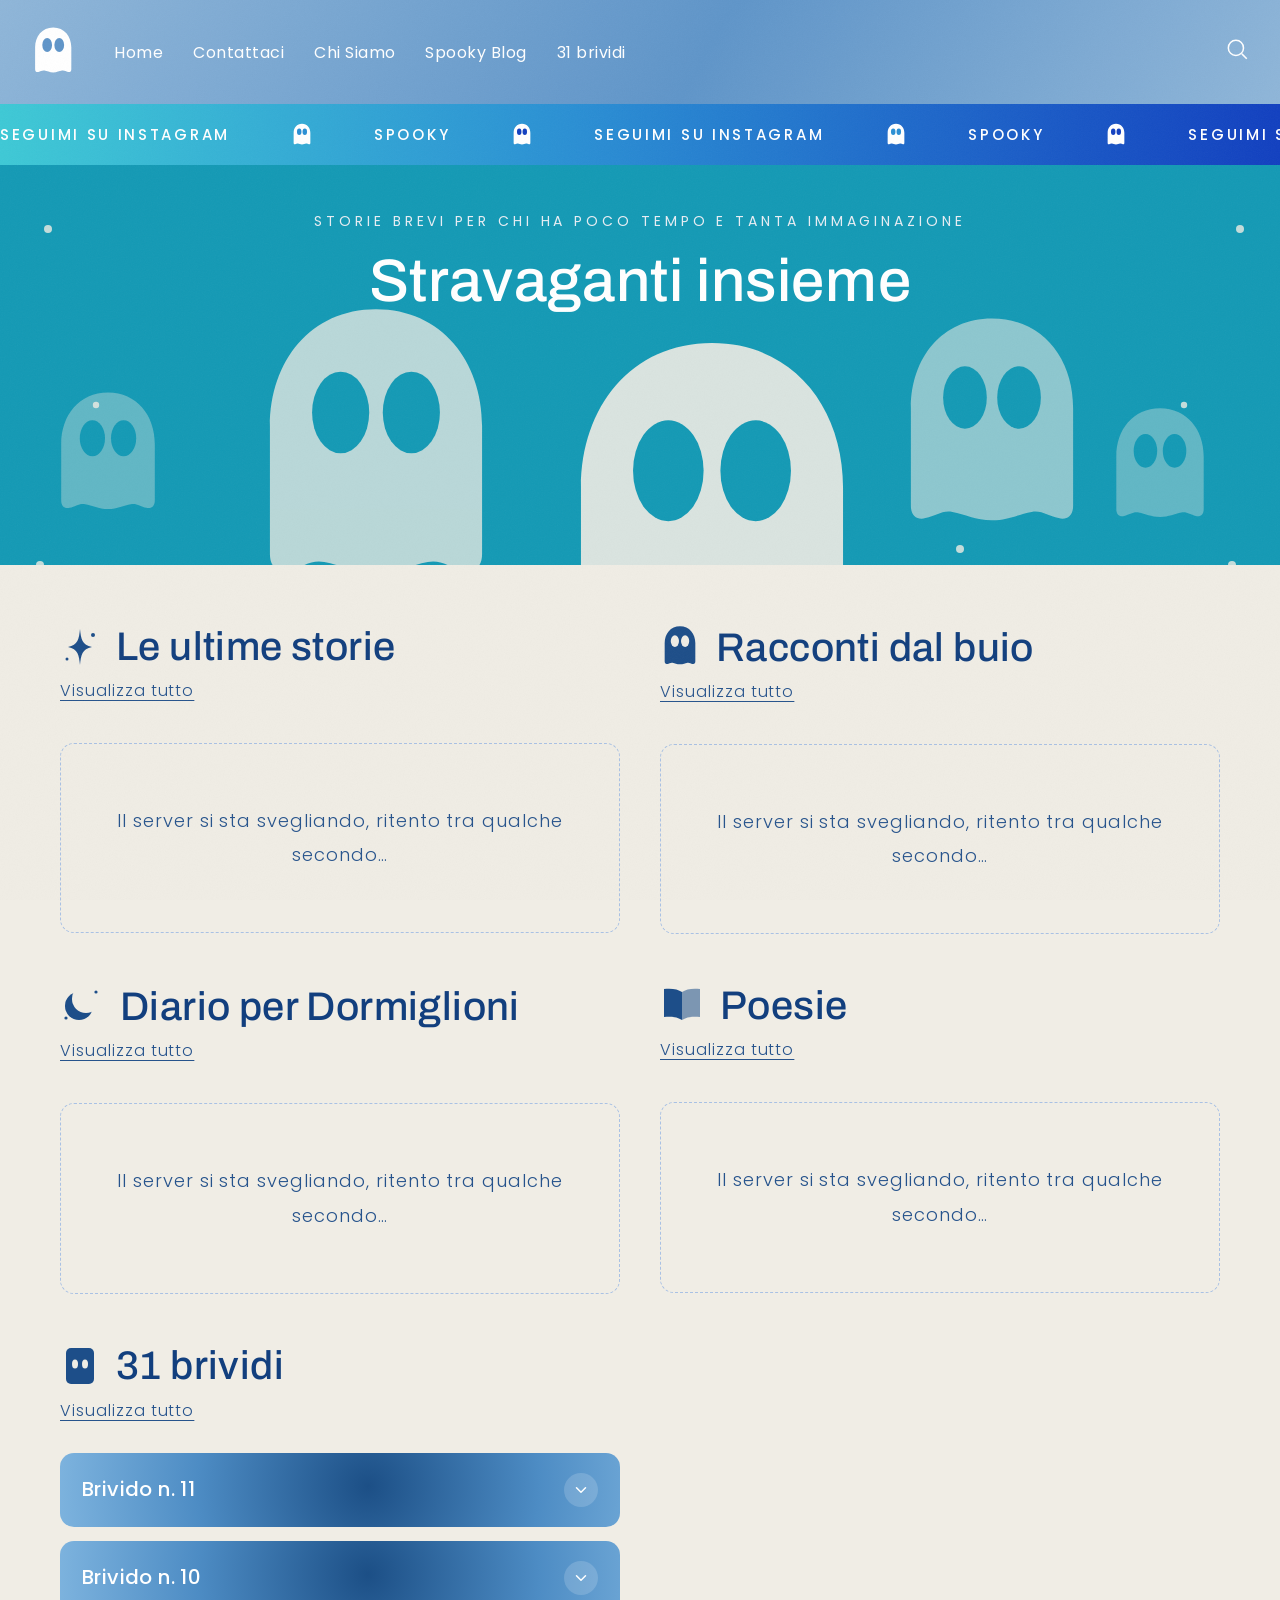
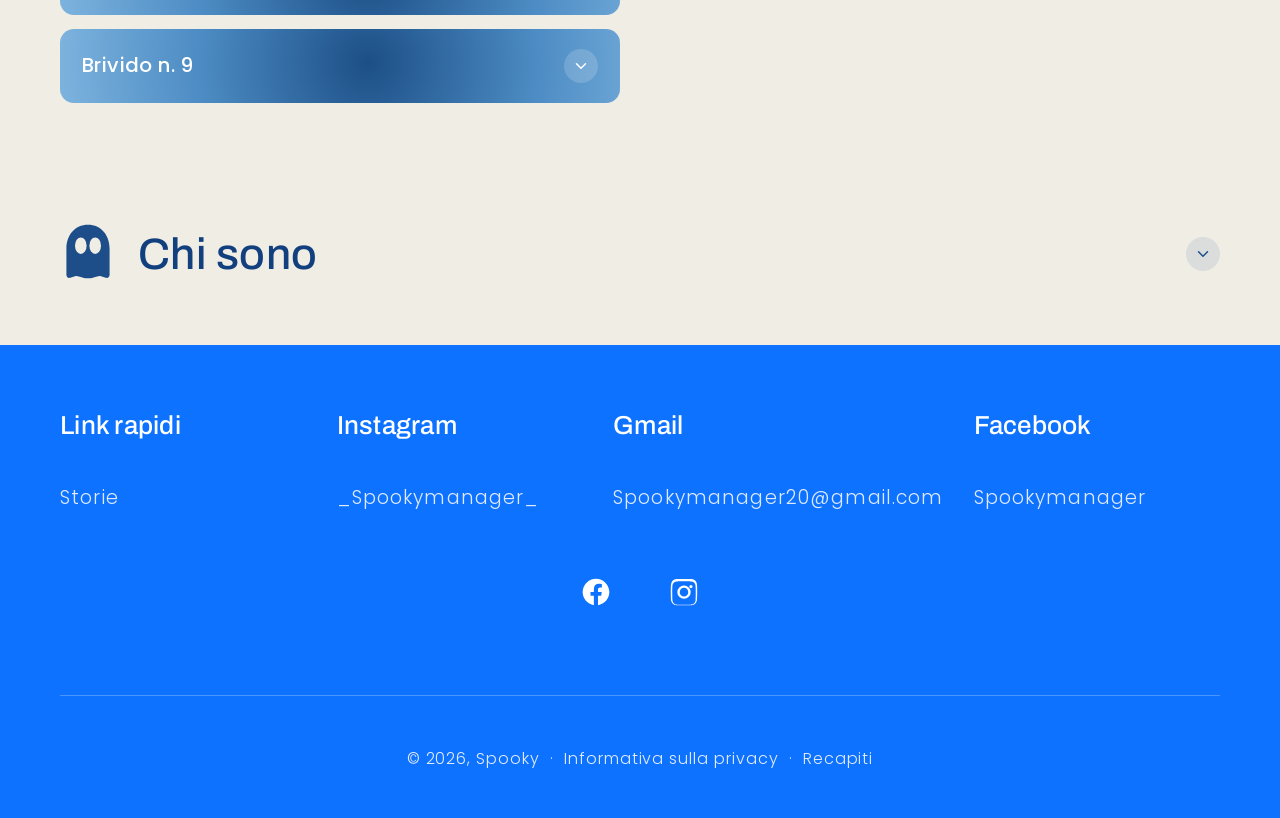
<file: index.html>
<!DOCTYPE html>
<html lang="it">
<head>
<meta charset="UTF-8">
<meta name="viewport" content="width=device-width, initial-scale=1.0">
<meta name="description" content="Spooky: storie brevi, racconti e riflessioni di Raffaele. Un racconto nuovo ogni settimana.">
<meta property="og:type" content="website">
<meta property="og:title" content="Spooky &middot; Storie brevi">
<meta property="og:description" content="Spooky: storie brevi, racconti e riflessioni di Raffaele. Un racconto nuovo ogni settimana.">
<meta property="og:image" content="https://raffaele3009-collab.github.io/Spooky-Blog/images/anteprima.jpg">
<meta property="og:url" content="https://raffaele3009-collab.github.io/Spooky-Blog/">
<meta name="twitter:card" content="summary_large_image">
<title>Spooky &middot; Storie brevi</title>
<link rel="preconnect" href="https://fonts.googleapis.com">
<link rel="preconnect" href="https://fonts.gstatic.com" crossorigin>
<link href="https://fonts.googleapis.com/css2?family=Poppins:wght@300;400;500;600&family=Archivo:wght@400;500;600&display=swap" rel="stylesheet">
<style>
:root{
  --crema:#f0ede5;
  --blu-testo:#26538c;
  --blu-titoli:#1d4e89;
  --blu-scuro-titoli:#123f7e;
  --footer-blu:#0d72ff;
  --hero-teal:#149ab5;
  --badge-offerta:#a9c1e4;
  --header-grad1:#8fb6d9;
  --header-grad2:#5f95c9;
  --btn-blu:#0d6efd;
}
*{margin:0;padding:0;box-sizing:border-box;}
body{
  font-family:'Poppins',sans-serif;
  background:var(--crema);
  color:var(--blu-testo);
  font-weight:300;
  letter-spacing:.06em;
}
h1,h2,h3,.heading{font-family:'Archivo',sans-serif;letter-spacing:.01em;}
header{
  position:sticky;top:0;z-index:100;
  background:linear-gradient(120deg,var(--header-grad1) 0%,var(--header-grad2) 55%,var(--header-grad1) 100%);
  display:flex;align-items:center;justify-content:space-between;
  padding:26px 30px;
  transition:padding .15s ease-out;
}
.hamburger{background:none;border:none;cursor:pointer;display:flex;flex-direction:column;gap:7px;padding:4px;}
.hamburger span{display:block;width:26px;height:1.6px;background:#fff;}
.logo-nav-gruppo{display:flex;align-items:center;}
.logo-link{position:absolute;left:50%;transform:translateX(-50%);}
.logo-ghost{height:52px;display:block;transition:height .15s ease-out;}
.nav-desktop{display:none;}
.header-icons{display:flex;align-items:center;gap:26px;}
.header-icons svg{width:26px;height:26px;stroke:#fff;fill:none;stroke-width:1.4;cursor:pointer;}
.announce{
  background:linear-gradient(90deg,#3ec9d6 0%,#2a8fd4 45%,#1240c0 100%);
  color:#fff;overflow:hidden;white-space:nowrap;
  padding:18px 0;
}
.announce-track{display:inline-flex;align-items:center;gap:60px;animation:scrollLeft 18s linear infinite;}
@keyframes scrollLeft{from{transform:translateX(0);}to{transform:translateX(-50%);}}
.announce-item{display:inline-flex;align-items:center;gap:60px;font-size:15px;font-weight:500;letter-spacing:.18em;text-transform:uppercase;}
.announce-ghost{width:24px;height:24px;}
.hero{
  background:var(--hero-teal);
  position:relative;
  display:flex;flex-direction:column;align-items:center;justify-content:flex-start;
  text-align:center;
  height:400px;
  overflow:hidden;
  transition:height .15s ease-out;
}
@media(max-width:640px){.hero{height:340px;}}
.hero-bg{position:absolute;inset:0;width:100%;height:100%;object-fit:contain;object-position:center;}
.hero-content{position:relative;z-index:2;padding:46px 20px 0;}
.hero-eyebrow{color:#e8eef4;font-size:14px;letter-spacing:.28em;text-transform:uppercase;margin-bottom:16px;font-weight:400;}
.hero-title{color:#fff;font-size:44px;font-weight:500;margin-bottom:34px;letter-spacing:.01em;}
.hero-btn{
  display:inline-block;background:var(--btn-blu);color:#fff;
  font-family:'Poppins',sans-serif;font-size:18px;font-weight:400;letter-spacing:.08em;
  padding:18px 48px;border-radius:8px;border:none;cursor:pointer;text-decoration:none;
}
.section{padding:44px 20px;}
.section-title{color:var(--blu-scuro-titoli);font-size:36px;font-weight:500;margin-bottom:8px;}
.page-title{color:var(--blu-scuro-titoli);font-size:44px;font-weight:500;margin-bottom:34px;}
.section-link{color:var(--blu-testo);font-size:16px;text-decoration:underline;text-underline-offset:4px;}
.products{display:grid;grid-template-columns:1fr 1fr;gap:26px 22px;}
.card{display:flex;flex-direction:column;}
.card-img-wrap{position:relative;background:#fff;aspect-ratio:1/1;overflow:hidden;}
.card-img-wrap img{width:100%;height:100%;object-fit:cover;}
.badge{
  position:absolute;left:12px;bottom:14px;
  background:var(--badge-offerta);color:#fff;
  font-size:15px;padding:8px 22px;border-radius:22px;font-weight:300;
}
.card-name{color:var(--blu-titoli);font-size:19px;font-weight:400;margin:20px 0 10px;letter-spacing:.04em;}
.price-old{color:var(--blu-testo);text-decoration:line-through;font-size:18px;display:block;margin-bottom:2px;}
.price-new{color:var(--blu-titoli);font-size:22px;font-weight:400;display:block;margin-bottom:16px;}
.btn-outline{
  border:1.4px solid var(--blu-titoli);color:var(--blu-titoli);background:none;
  font-family:'Poppins',sans-serif;font-size:17px;font-weight:300;letter-spacing:.06em;
  padding:15px 10px;border-radius:8px;cursor:pointer;width:100%;max-width:270px;
}
.qty{
  display:flex;align-items:center;justify-content:space-between;
  border:1.4px solid var(--blu-titoli);border-radius:8px;
  width:100%;max-width:310px;padding:14px 24px;
  color:var(--blu-titoli);font-size:20px;
}
.qty button{background:none;border:none;color:var(--blu-titoli);font-size:22px;cursor:pointer;padding:0 6px;}
.blog-title{color:var(--blu-scuro-titoli);font-size:40px;font-weight:500;margin-bottom:0;}
.blog-title-riga{display:flex;align-items:center;gap:16px;margin-bottom:10px;}
.blog-title-riga svg{flex-shrink:0;}
.blog-excerpt{font-size:16px;line-height:1.75;color:#dce8f2;}
.blog-sezioni{display:grid;grid-template-columns:1fr;gap:50px;}
.blog-acc-lista{display:flex;flex-direction:column;gap:14px;}
.blog-acc-item{
  background:radial-gradient(circle at 55% 45%, #1c4f86 0%, #4d8cc4 55%, #7db3de 100%);
  border-radius:14px;color:#fff;padding:20px 22px;
  transition:transform .15s ease, box-shadow .15s ease;
}
.blog-acc-item:hover{transform:translateY(-2px);box-shadow:0 10px 24px rgba(29,78,137,.28);}
.blog-acc-item:active{transform:scale(.98);}
.blog-acc-riga{display:flex;align-items:center;justify-content:space-between;gap:14px;}
.blog-acc-titolo{
  color:#fff;font-size:20px;font-weight:500;line-height:1.35;
  text-decoration:none;background:none;border:none;text-align:left;
  font-family:'Poppins',sans-serif;cursor:pointer;flex:1;letter-spacing:.02em;
}
.blog-acc-freccia{
  background:rgba(255,255,255,.16);border:none;border-radius:50%;
  width:34px;height:34px;flex-shrink:0;cursor:pointer;
  display:flex;align-items:center;justify-content:center;
}
.blog-acc-freccia svg{width:18px;height:18px;stroke:#fff;transition:transform .3s ease;}
.blog-acc-freccia.aperta svg{transform:rotate(180deg);}
.blog-acc-corpo{max-height:0;overflow:hidden;opacity:0;margin-top:0;transition:max-height .35s ease, opacity .3s ease, margin-top .3s ease;}
.blog-acc-corpo.aperta{max-height:400px;opacity:1;margin-top:16px;}
.blog-acc-freccia.chiara{background:rgba(29,78,137,.1);}
.blog-acc-freccia.chiara svg{stroke:var(--blu-titoli);}
.chi-header{display:flex;align-items:center;justify-content:space-between;gap:16px;cursor:pointer;}
.chi-header-left{display:flex;align-items:center;gap:22px;}
.chi-corpo{display:grid;grid-template-rows:0fr;transition:grid-template-rows .35s ease;}
.chi-corpo.aperta{grid-template-rows:1fr;margin-top:22px;}
.chi-corpo-inner{overflow:hidden;min-height:0;}
.pagination{display:flex;align-items:center;justify-content:center;gap:36px;margin-top:34px;color:var(--blu-titoli);font-size:17px;}
.pagination button{background:none;border:none;color:var(--blu-titoli);font-size:22px;cursor:pointer;}
.chi p{font-size:19px;line-height:2;margin-bottom:30px;}
.chi h3{font-size:20px;font-weight:600;margin-bottom:22px;color:var(--blu-testo);font-family:'Poppins',sans-serif;}
.chi strong{font-weight:600;}
.empty-note{
  border:1.6px dashed var(--badge-offerta);border-radius:14px;
  padding:60px 24px;text-align:center;color:var(--blu-testo);
  font-size:18px;line-height:1.9;margin-top:10px;
}
.newsletter{
  background:radial-gradient(circle at 50% 55%, #123a66 0%, #3a77ad 55%, #7fb0d8 100%);
  text-align:center;color:#fff;
  padding:76px 24px 100px;
}
.newsletter h2{font-size:42px;font-weight:500;margin-bottom:34px;}
.newsletter p{font-size:19px;line-height:1.9;color:#d9e6f1;margin-bottom:40px;}
.newsletter-form{
  display:flex;align-items:center;justify-content:space-between;
  background:var(--footer-blu);
  border:1.4px solid #cfe0ef;border-radius:10px;
  max-width:560px;margin:0 auto;padding:22px 28px;
}
.newsletter-form input{
  background:none;border:none;outline:none;color:#fff;
  font-family:'Poppins',sans-serif;font-size:20px;letter-spacing:.06em;flex:1;
}
.newsletter-form input::placeholder{color:#e4edf5;}
.newsletter-form button{background:none;border:none;color:#fff;font-size:24px;cursor:pointer;}
footer{background:var(--footer-blu);color:#fff;padding:66px 26px 40px;}
.foot-col{margin-bottom:64px;}
.foot-col h3{font-size:26px;font-weight:500;margin-bottom:44px;font-family:'Archivo',sans-serif;}
.foot-col a{color:#dfeafc;font-size:19px;text-decoration:none;letter-spacing:.06em;}
.foot-social{display:flex;gap:44px;margin:14px 0 70px;padding-left:12px;}
.foot-social svg{width:30px;height:30px;fill:#fff;}
.shop-btn{
  display:flex;align-items:center;gap:12px;
  background:#5a31f4;color:#fff;border:none;border-radius:32px;
  font-family:'Poppins',sans-serif;font-size:22px;font-weight:500;
  padding:16px 34px;margin:0 auto 70px;cursor:pointer;
}
.shop-btn svg{width:26px;height:26px;fill:none;stroke:#fff;stroke-width:2;}
.foot-social-center{display:flex;justify-content:center;gap:56px;margin-bottom:80px;}
.foot-social-center svg{width:32px;height:32px;fill:#fff;}
.foot-divider{border-top:1px solid rgba(255,255,255,.25);margin-bottom:44px;}
.foot-legal{text-align:center;color:#e2ecfa;font-size:16px;line-height:2.4;letter-spacing:.06em;}
.foot-legal a{color:#e2ecfa;text-decoration:none;}
.menu-overlay{
  position:fixed;top:0;left:0;bottom:0;z-index:200;
  width:290px;max-width:80vw;
  background:linear-gradient(165deg, #1c4f86 0%, #4d8cc4 65%, #8ab8de 100%);
  box-shadow:10px 0 34px rgba(18,42,80,.35);
  display:flex;flex-direction:column;
  opacity:0;visibility:hidden;transform:translateX(-100%);
  transition:opacity .28s ease, transform .28s ease, visibility .28s ease;
  pointer-events:none;
}
.menu-overlay.open{opacity:1;visibility:visible;transform:translateX(0);pointer-events:auto;}
.menu-backdrop{position:fixed;inset:0;z-index:199;display:none;}
.menu-backdrop.open{display:block;}
.menu-top{display:flex;align-items:center;justify-content:space-between;padding:26px 30px;position:relative;}
.menu-close{background:none;border:none;cursor:pointer;color:#fff;font-size:34px;font-weight:300;line-height:1;}
.menu-links{padding:60px 40px;display:flex;flex-direction:column;gap:52px;flex:1;}
.menu-links a{color:#fff;font-size:26px;text-decoration:none;font-weight:300;letter-spacing:.06em;}
.menu-account{display:flex;align-items:center;gap:20px;padding:0 40px 60px;color:#fff;font-size:22px;}
.menu-account .avatar{width:44px;height:44px;border-radius:50%;background:#fff;color:#2a6bb0;display:flex;align-items:center;justify-content:center;font-weight:500;font-size:20px;}
@media(min-width:900px){
  .products{grid-template-columns:repeat(4,1fr);}
  .hero-title{font-size:60px;}
  .section{padding:60px 60px;}
  footer{padding:66px 60px 40px;}
  .foot-cols-wrap{display:grid;grid-template-columns:repeat(4,1fr);gap:30px;}
  .blog-sezioni{grid-template-columns:1fr 1fr;gap:50px 40px;}
  .hamburger{display:none;}
  .menu-overlay{display:none;}
  .menu-backdrop{display:none;}
  .logo-link{position:static;transform:none;}
  .logo-nav-gruppo{gap:38px;}
  .nav-desktop{display:flex;align-items:center;gap:30px;}
  .nav-desktop a{color:#fff;font-size:16px;text-decoration:none;letter-spacing:.03em;font-weight:400;}
  .nav-desktop a:hover{text-decoration:underline;text-underline-offset:4px;}
}
</style>
<link rel="stylesheet" href="css/spooky-extra.css">
</head>
<body>

<script>
function apriMenuMobile() {
  document.getElementById('menu').classList.add('open');
  document.getElementById('menu-backdrop').classList.add('open');
  document.body.style.overflow = 'hidden';
}
function chiudiMenuMobile() {
  document.getElementById('menu').classList.remove('open');
  document.getElementById('menu-backdrop').classList.remove('open');
  document.body.style.overflow = '';
}
</script>

<div class="menu-backdrop" id="menu-backdrop" onclick="chiudiMenuMobile()"></div>

<div class="menu-overlay" id="menu">
  <div class="menu-top">
    <button class="menu-close" onclick="chiudiMenuMobile()">&#10005;</button>
    <a class="logo-link" href="index.html"><svg class="logo-ghost" style="" viewBox="0 0 100 112" xmlns="http://www.w3.org/2000/svg">
      <path fill="#ffffff" d="M50 3 C26 3 11 22 11 46 L11 93 C11 98 14 100 18 99 C23 98 26 95 31 96 C37 97 42 100 50 100 C58 100 63 97 69 96 C74 95 77 98 82 99 C86 100 89 98 89 93 L89 46 C89 22 74 3 50 3 Z"/>
      <ellipse cx="37" cy="41" rx="10.5" ry="15" fill="#1c4f86"/>
      <ellipse cx="63" cy="41" rx="10.5" ry="15" fill="#1c4f86"/>
    </svg></a>
    <div class="header-icons">
      <svg viewBox="0 0 24 24"><circle cx="11" cy="11" r="7"/><line x1="16.5" y1="16.5" x2="21" y2="21"/></svg>
    </div>
  </div>
  <nav class="menu-links">
    <a href="index.html">Home</a>
    <a href="contattaci.html">Contattaci</a>
    <a href="chi-siamo.html">Chi Siamo</a>
    <a href="spooky-blog.html">Spooky Blog</a>
    <a href="31-brividi.html">31 brividi</a>
  </nav>

</div>

<header>
  <button class="hamburger" onclick="apriMenuMobile()">
    <span></span><span></span><span></span>
  </button>
  <div class="logo-nav-gruppo">
    <a class="logo-link" href="index.html"><svg class="logo-ghost" style="" viewBox="0 0 100 112" xmlns="http://www.w3.org/2000/svg">
      <path fill="#ffffff" d="M50 3 C26 3 11 22 11 46 L11 93 C11 98 14 100 18 99 C23 98 26 95 31 96 C37 97 42 100 50 100 C58 100 63 97 69 96 C74 95 77 98 82 99 C86 100 89 98 89 93 L89 46 C89 22 74 3 50 3 Z"/>
      <ellipse cx="37" cy="41" rx="10.5" ry="15" fill="#5f95c9"/>
      <ellipse cx="63" cy="41" rx="10.5" ry="15" fill="#5f95c9"/>
    </svg></a>
    <nav class="nav-desktop">
      <a href="index.html">Home</a>
      <a href="contattaci.html">Contattaci</a>
      <a href="chi-siamo.html">Chi Siamo</a>
      <a href="spooky-blog.html">Spooky Blog</a>
      <a href="31-brividi.html">31 brividi</a>
    </nav>
  </div>
  <div class="header-icons">
    <a href="spooky-blog.html?cerca=aperta" aria-label="Cerca"><svg viewBox="0 0 24 24"><circle cx="11" cy="11" r="7"/><line x1="16.5" y1="16.5" x2="21" y2="21"/></svg></a>
  </div>
</header>

<div class="announce">
  <div class="announce-track announce-js">
    <span class="announce-item">
      SEGUIMI SU INSTAGRAM
      <svg class="announce-ghost" style="" viewBox="0 0 100 112" xmlns="http://www.w3.org/2000/svg">
      <path fill="#ffffff" d="M50 3 C26 3 11 22 11 46 L11 93 C11 98 14 100 18 99 C23 98 26 95 31 96 C37 97 42 100 50 100 C58 100 63 97 69 96 C74 95 77 98 82 99 C86 100 89 98 89 93 L89 46 C89 22 74 3 50 3 Z"/>
      <ellipse cx="37" cy="41" rx="10.5" ry="15" fill="#2a8fd4"/>
      <ellipse cx="63" cy="41" rx="10.5" ry="15" fill="#2a8fd4"/>
    </svg>
      SPOOKY
      <svg class="announce-ghost" style="" viewBox="0 0 100 112" xmlns="http://www.w3.org/2000/svg">
      <path fill="#ffffff" d="M50 3 C26 3 11 22 11 46 L11 93 C11 98 14 100 18 99 C23 98 26 95 31 96 C37 97 42 100 50 100 C58 100 63 97 69 96 C74 95 77 98 82 99 C86 100 89 98 89 93 L89 46 C89 22 74 3 50 3 Z"/>
      <ellipse cx="37" cy="41" rx="10.5" ry="15" fill="#1240c0"/>
      <ellipse cx="63" cy="41" rx="10.5" ry="15" fill="#1240c0"/>
    </svg>
    </span>
  </div>
</div>


<section class="hero">
  <svg class="hero-bg" viewBox="0 110 800 390" preserveAspectRatio="xMidYMid slice" xmlns="http://www.w3.org/2000/svg" aria-hidden="true">
    <g fill="#f0ede5" opacity="0.8">
      <circle cx="90" cy="130" r="2"/>
      <circle cx="30" cy="220" r="2.5"/>
      <circle cx="60" cy="330" r="2"/>
      <circle cx="25" cy="430" r="2.5"/>
      <circle cx="200" cy="440" r="2"/>
      <circle cx="700" cy="130" r="2.5"/>
      <circle cx="775" cy="220" r="2.5"/>
      <circle cx="740" cy="330" r="2"/>
      <circle cx="770" cy="430" r="2.5"/>
      <circle cx="650" cy="440" r="2"/>
      <circle cx="600" cy="420" r="2.5"/>
    </g>
    <g opacity="0.35" transform="translate(30,320) scale(0.75)">
      <path fill="#f0ede5" d="M50 3 C26 3 11 22 11 46 L11 93 C11 98 14 100 18 99 C23 98 26 95 31 96 C37 97 42 100 50 100 C58 100 63 97 69 96 C74 95 77 98 82 99 C86 100 89 98 89 93 L89 46 C89 22 74 3 50 3 Z"/>
      <ellipse cx="37" cy="41" rx="10.5" ry="15" fill="#149ab5"/>
      <ellipse cx="63" cy="41" rx="10.5" ry="15" fill="#149ab5"/>
    </g>
    <g opacity="0.55" transform="translate(555,272) scale(1.3)">
      <path fill="#f0ede5" d="M50 3 C26 3 11 22 11 46 L11 93 C11 98 14 100 18 99 C23 98 26 95 31 96 C37 97 42 100 50 100 C58 100 63 97 69 96 C74 95 77 98 82 99 C86 100 89 98 89 93 L89 46 C89 22 74 3 50 3 Z"/>
      <ellipse cx="37" cy="41" rx="10.5" ry="15" fill="#149ab5"/>
      <ellipse cx="63" cy="41" rx="10.5" ry="15" fill="#149ab5"/>
    </g>
    <g opacity="0.75" transform="translate(150,265) scale(1.7)">
      <path fill="#f0ede5" d="M50 3 C26 3 11 22 11 46 L11 93 C11 98 14 100 18 99 C23 98 26 95 31 96 C37 97 42 100 50 100 C58 100 63 97 69 96 C74 95 77 98 82 99 C86 100 89 98 89 93 L89 46 C89 22 74 3 50 3 Z"/>
      <ellipse cx="37" cy="41" rx="10.5" ry="15" fill="#149ab5"/>
      <ellipse cx="63" cy="41" rx="10.5" ry="15" fill="#149ab5"/>
    </g>
    <g opacity="0.9" transform="translate(340,285) scale(2.1)">
      <path fill="#f0ede5" d="M50 3 C26 3 11 22 11 46 L11 93 C11 98 14 100 18 99 C23 98 26 95 31 96 C37 97 42 100 50 100 C58 100 63 97 69 96 C74 95 77 98 82 99 C86 100 89 98 89 93 L89 46 C89 22 74 3 50 3 Z"/>
      <ellipse cx="37" cy="41" rx="10.5" ry="15" fill="#149ab5"/>
      <ellipse cx="63" cy="41" rx="10.5" ry="15" fill="#149ab5"/>
    </g>
    <g opacity="0.35" transform="translate(690,330) scale(0.7)">
      <path fill="#f0ede5" d="M50 3 C26 3 11 22 11 46 L11 93 C11 98 14 100 18 99 C23 98 26 95 31 96 C37 97 42 100 50 100 C58 100 63 97 69 96 C74 95 77 98 82 99 C86 100 89 98 89 93 L89 46 C89 22 74 3 50 3 Z"/>
      <ellipse cx="37" cy="41" rx="10.5" ry="15" fill="#149ab5"/>
      <ellipse cx="63" cy="41" rx="10.5" ry="15" fill="#149ab5"/>
    </g>
  </svg>
  <div class="hero-content">
    <div class="hero-eyebrow">Storie brevi per chi ha poco tempo e tanta immaginazione</div>
    <h1 class="hero-title">Stravaganti insieme</h1>
  </div>
</section>

<script>
// Il banner hero e l'header in cima si rimpiccioliscono man mano che si
// scorre la pagina, fino a raggiungere una misura minima, poi restano
// fissi a quella misura.
(function () {
  const hero = document.querySelector(".hero");
  const header = document.querySelector("header");
  const logo = header ? header.querySelector(".logo-ghost") : null;
  if (!hero && !header) return;

  const ALTEZZA_MAX_DESKTOP = 400;
  const ALTEZZA_MAX_MOBILE = 340;
  const ALTEZZA_MIN_DESKTOP = 200;
  const ALTEZZA_MIN_MOBILE = 170;

  const HEADER_PAD_MAX = 26;
  const HEADER_PAD_MIN = 12;
  const LOGO_MAX = 52;
  const LOGO_MIN = 34;

  const DISTANZA_SCROLL = 350; // px di scroll per completare il rimpicciolimento

  let aggiornamentoInCorso = false;

  function aggiorna() {
    const mobile = window.matchMedia("(max-width:640px)").matches;
    const scorrimento = Math.min(window.scrollY, DISTANZA_SCROLL);
    const frazione = scorrimento / DISTANZA_SCROLL;

    if (hero) {
      const altezzaMax = mobile ? ALTEZZA_MAX_MOBILE : ALTEZZA_MAX_DESKTOP;
      const altezzaMin = mobile ? ALTEZZA_MIN_MOBILE : ALTEZZA_MIN_DESKTOP;
      hero.style.height = (altezzaMax - (altezzaMax - altezzaMin) * frazione) + "px";
    }

    if (header) {
      const paddingV = HEADER_PAD_MAX - (HEADER_PAD_MAX - HEADER_PAD_MIN) * frazione;
      header.style.paddingTop = paddingV + "px";
      header.style.paddingBottom = paddingV + "px";
    }

    if (logo) {
      logo.style.height = (LOGO_MAX - (LOGO_MAX - LOGO_MIN) * frazione) + "px";
    }

    aggiornamentoInCorso = false;
  }

  window.addEventListener("scroll", function () {
    if (!aggiornamentoInCorso) {
      requestAnimationFrame(aggiorna);
      aggiornamentoInCorso = true;
    }
  }, { passive: true });

  aggiorna();
})();
</script>

<section class="section">
  <div class="blog-sezioni">
    <div class="blog-sezione" data-sezione="ultime">
      <div class="blog-title-riga">
        <svg width="40" height="40" viewBox="0 0 40 40" xmlns="http://www.w3.org/2000/svg" aria-hidden="true">
          <path fill="#1d4e89" d="M20 2 C21 12 22 18 32 20 C22 22 21 28 20 38 C19 28 18 22 8 20 C18 18 19 12 20 2 Z"/>
          <circle cx="33" cy="8" r="2" fill="#1d4e89"/>
          <circle cx="7" cy="32" r="1.5" fill="#1d4e89"/>
        </svg>
        <h2 class="blog-title">Le ultime storie</h2>
      </div>
      <a href="spooky-blog.html" class="section-link">Visualizza tutto</a>
      <div style="height:30px"></div>
      <div class="blog-acc-lista" id="home-ultime">
        <div class="empty-note">Il racconto sta arrivando, qualche secondo di pazienza&hellip;</div>
      </div>
    </div>

    <div class="blog-sezione" data-sezione="storie">
      <div class="blog-title-riga">
        <svg width="40" height="44" viewBox="0 0 100 112" xmlns="http://www.w3.org/2000/svg" aria-hidden="true">
          <path fill="#1d4e89" d="M50 3 C26 3 11 22 11 46 L11 93 C11 98 14 100 18 99 C23 98 26 95 31 96 C37 97 42 100 50 100 C58 100 63 97 69 96 C74 95 77 98 82 99 C86 100 89 98 89 93 L89 46 C89 22 74 3 50 3 Z"/>
          <ellipse cx="37" cy="41" rx="10.5" ry="15" fill="#f0ede5"/>
          <ellipse cx="63" cy="41" rx="10.5" ry="15" fill="#f0ede5"/>
        </svg>
        <h2 class="blog-title">Racconti dal buio</h2>
      </div>
      <a href="spooky-blog.html" class="section-link">Visualizza tutto</a>
      <div style="height:30px"></div>
      <div class="blog-acc-lista" id="home-storie">
        <div class="empty-note">Il racconto sta arrivando, qualche secondo di pazienza&hellip;</div>
      </div>
    </div>

    <div class="blog-sezione" data-sezione="diario">
      <div class="blog-title-riga">
        <svg width="44" height="44" viewBox="0 0 44 44" xmlns="http://www.w3.org/2000/svg" aria-hidden="true">
          <circle cx="19" cy="22" r="14" fill="#1d4e89"/>
          <circle cx="26" cy="15" r="14" fill="#f0ede5"/>
          <circle cx="36" cy="8" r="1.6" fill="#1d4e89"/>
          <circle cx="6" cy="34" r="1.6" fill="#1d4e89"/>
        </svg>
        <h2 class="blog-title">Diario per Dormiglioni</h2>
      </div>
      <a href="spooky-blog.html" class="section-link">Visualizza tutto</a>
      <div style="height:30px"></div>
      <div class="blog-acc-lista" id="home-diario">
        <div class="empty-note">Il racconto sta arrivando, qualche secondo di pazienza&hellip;</div>
      </div>
    </div>

    <div class="blog-sezione" data-sezione="poesie">
      <div class="blog-title-riga">
        <svg width="44" height="40" viewBox="0 0 44 40" xmlns="http://www.w3.org/2000/svg" aria-hidden="true">
          <path fill="#1d4e89" d="M22 6C18 3 11 2 4 3v28c7-1 14 0 18 3V6z"/>
          <path fill="#1d4e89" opacity="0.55" d="M22 6c4-3 11-4 18-3v28c-7-1-14 0-18 3V6z"/>
        </svg>
        <h2 class="blog-title">Poesie</h2>
      </div>
      <a href="spooky-blog.html" class="section-link">Visualizza tutto</a>
      <div style="height:30px"></div>
      <div class="blog-acc-lista" id="home-poesie">
        <div class="empty-note">Il racconto sta arrivando, qualche secondo di pazienza&hellip;</div>
      </div>
    </div>

    <div class="blog-sezione" data-sezione="brividi">
      <div class="blog-title-riga">
        <svg width="40" height="44" viewBox="0 0 40 44" xmlns="http://www.w3.org/2000/svg" aria-hidden="true">
          <rect x="6" y="4" width="28" height="36" rx="5" fill="#1d4e89"/>
          <ellipse cx="15" cy="20" rx="3" ry="4.5" fill="#f0ede5"/>
          <ellipse cx="25" cy="20" rx="3" ry="4.5" fill="#f0ede5"/>
        </svg>
        <h2 class="blog-title">31 brividi</h2>
      </div>
      <a href="31-brividi.html" class="section-link">Visualizza tutto</a>
      <div style="height:30px"></div>
      <div class="blog-acc-lista" id="home-brividi">
        <div class="empty-note">Sto mescolando le carte&hellip;</div>
      </div>
    </div>
  </div>
</section>

<script>
// Ordine delle sezioni nella home: lo decide l'editor (salvato sul server come
// pagina "home-ordine"). Prima uso l'ultimo ordine ricordato dal browser, così
// la home non "salta", poi lo aggiorno con quello del server.
(function () {
  const CHIAVE_ORDINE = "spooky-home-ordine";
  const contenitore = document.querySelector(".blog-sezioni");
  if (!contenitore) return;

  function applicaOrdine(ordine) {
    if (!Array.isArray(ordine)) return;
    ordine.forEach(function (nome) {
      const blocco = contenitore.querySelector('[data-sezione="' + nome + '"]');
      if (blocco) contenitore.appendChild(blocco);
    });
    // le sezioni non citate nell'elenco restano in fondo, nel loro ordine
    contenitore.querySelectorAll("[data-sezione]").forEach(function (blocco) {
      if (ordine.indexOf(blocco.dataset.sezione) === -1) contenitore.appendChild(blocco);
    });
  }

  try { applicaOrdine(JSON.parse(localStorage.getItem(CHIAVE_ORDINE))); } catch (e) {}

  fetch("https://spooky-backend-trtr.onrender.com/api/pagina/home-ordine")
    .then(function (r) { return r.ok ? r.json() : null; })
    .then(function (dati) {
      if (!dati) return;
      const ordine = JSON.parse(dati.contenuto);
      applicaOrdine(ordine);
      try { localStorage.setItem(CHIAVE_ORDINE, JSON.stringify(ordine)); } catch (e) {}
    })
    .catch(function () {});
})();
</script>

<script>
const BACKEND_URL = "https://spooky-backend-trtr.onrender.com";
const ATTESE_RITENTATIVO_HOME = [5000, 10000, 20000];

const contDiario = document.getElementById("home-diario");
const contStorie = document.getElementById("home-storie");
const contUltime = document.getElementById("home-ultime");
const contPoesie = document.getElementById("home-poesie");
const MESSAGGIO_ATTESA = '<div class="empty-note">Il racconto sta arrivando, qualche secondo di pazienza&hellip;</div>';

function estraiEstrattoHome(html, lunghezza = 150) {
  const testo = html.replace(/<[^>]*>/g, " ").replace(/\s+/g, " ").trim();
  return testo.length > lunghezza ? testo.slice(0, lunghezza) + "..." : testo;
}

// TODO (futuro): quando i racconti pubblicati saranno molti, questa lista
// andrà sostituita con uno scorrimento verticale a blocchi (es. "carica
// altri man mano che scorri" con IntersectionObserver, o paginazione),
// mantenendo lo stesso formato a finestrella/tenda usato qui sotto. Per
// ora, con pochi post, li mostriamo tutti insieme.
function mostraCards(contenitore, posts, messaggioVuoto) {
  if (posts.length === 0) {
    contenitore.innerHTML = `<div class="empty-note">${messaggioVuoto}</div>`;
    return;
  }
  contenitore.innerHTML = posts.map(post => `
    <div class="blog-acc-item">
      <div class="blog-acc-riga">
        <a class="blog-acc-titolo" href="spooky-blog.html?post=${post._id}">${post.titolo}</a>
        <button type="button" class="blog-acc-freccia" aria-expanded="false" aria-label="Mostra o nascondi l'anteprima">
          <svg viewBox="0 0 24 24" fill="none" stroke="currentColor" stroke-width="2" stroke-linecap="round" stroke-linejoin="round"><polyline points="6 9 12 15 18 9"/></svg>
        </button>
      </div>
      <div class="blog-acc-corpo">
        <p class="blog-excerpt">${estraiEstrattoHome(post.contenuto)}</p>
      </div>
    </div>
  `).join("");
  contenitore.querySelectorAll(".blog-acc-freccia").forEach(function (freccia) {
    freccia.addEventListener("click", function () {
      const corpo = freccia.closest(".blog-acc-item").querySelector(".blog-acc-corpo");
      const apri = !corpo.classList.contains("aperta");
      corpo.classList.toggle("aperta", apri);
      freccia.classList.toggle("aperta", apri);
      freccia.setAttribute("aria-expanded", String(apri));
    });
  });
}

async function caricaHome(tentativo = 0) {
  contDiario.innerHTML = MESSAGGIO_ATTESA;
  contStorie.innerHTML = MESSAGGIO_ATTESA;
  contUltime.innerHTML = MESSAGGIO_ATTESA;
  contPoesie.innerHTML = MESSAGGIO_ATTESA;

  const timerSveglia = setTimeout(() => {
    contDiario.innerHTML += '<div class="empty-note" style="margin-top:14px">Il server si sta svegliando, di solito serve meno di un minuto.</div>';
  }, 8000);

  try {
    const response = await fetch(`${BACKEND_URL}/api/posts`);
    clearTimeout(timerSveglia);
    if (!response.ok) throw new Error("Risposta non valida (" + response.status + ")");
    const posts = await response.json();

    const postiDiario = posts.filter(p => (p.categoria || "diario") === "diario");
    const postiStorie = posts.filter(p => p.categoria === "storie");
    const postiPoesie = posts.filter(p => p.categoria === "poesie");

    mostraCards(contDiario, postiDiario, "Presto nuovi contenuti sul blog!");
    mostraCards(contStorie, postiStorie, "Presto nuove storie qui!");
    mostraCards(contUltime, posts.slice(0, 3), "Presto nuovi contenuti sul blog!");
    mostraCards(contPoesie, postiPoesie, "Presto nuove poesie qui!");

  } catch (errore) {
    clearTimeout(timerSveglia);
    console.error("Errore nel caricamento del post:", errore);

    if (tentativo < ATTESE_RITENTATIVO_HOME.length) {
      const messaggioRitento = '<div class="empty-note">Il server si sta svegliando, ritento tra qualche secondo&hellip;</div>';
      contDiario.innerHTML = messaggioRitento;
      contStorie.innerHTML = messaggioRitento;
      contUltime.innerHTML = messaggioRitento;
      contPoesie.innerHTML = messaggioRitento;
      setTimeout(() => caricaHome(tentativo + 1), ATTESE_RITENTATIVO_HOME[tentativo]);
    } else {
      const messaggioErrore = `
        <div class="empty-note">
          Non riesco a caricare il blog al momento.
          <div style="height:16px"></div>
          <button class="hero-btn" style="width:auto;" id="btn-riprova-home">Riprova</button>
        </div>`;
      contDiario.innerHTML = messaggioErrore;
      contStorie.innerHTML = "";
      contUltime.innerHTML = "";
      contPoesie.innerHTML = "";
      document.getElementById("btn-riprova-home").addEventListener("click", () => caricaHome(0));
    }
  }
}

caricaHome();
</script>

<section class="section chi">
  <div class="chi-header" id="chi-header">
    <div class="chi-header-left">
      <svg width="56" height="62" viewBox="0 0 100 112" xmlns="http://www.w3.org/2000/svg" aria-hidden="true">
        <path fill="#1d4e89" d="M50 3 C26 3 11 22 11 46 L11 93 C11 98 14 100 18 99 C23 98 26 95 31 96 C37 97 42 100 50 100 C58 100 63 97 69 96 C74 95 77 98 82 99 C86 100 89 98 89 93 L89 46 C89 22 74 3 50 3 Z"/>
        <ellipse cx="37" cy="41" rx="10.5" ry="15" fill="#f0ede5"/>
        <ellipse cx="63" cy="41" rx="10.5" ry="15" fill="#f0ede5"/>
      </svg>
      <h2 class="page-title" style="margin-bottom:0;">Chi sono</h2>
    </div>
    <button type="button" class="blog-acc-freccia chiara" id="chi-freccia" aria-expanded="false" aria-label="Mostra o nascondi">
      <svg viewBox="0 0 24 24" fill="none" stroke="currentColor" stroke-width="2" stroke-linecap="round" stroke-linejoin="round"><polyline points="6 9 12 15 18 9"/></svg>
    </button>
  </div>

  <div class="chi-corpo" id="chi-corpo">
    <div class="chi-corpo-inner">
      <div id="chi-sono-contenuto">
        <p>Caricamento...</p>
      </div>
    </div>
  </div>
</section>

<script>
(async function caricaChiSono() {
  const contenitore = document.getElementById("chi-sono-contenuto");
  try {
    const risposta = await fetch(`${BACKEND_URL}/api/pagina/chi-siamo`);
    if (!risposta.ok) throw new Error("Pagina non trovata (" + risposta.status + ")");
    const dati = await risposta.json();
    contenitore.innerHTML = dati.contenuto;
  } catch (errore) {
    contenitore.innerHTML = '<p>Non riesco a caricare questa sezione al momento. Riprova tra poco.</p>';
    console.error("Errore caricamento Chi sono:", errore);
  }
})();

document.getElementById("chi-header").addEventListener("click", function () {
  const corpo = document.getElementById("chi-corpo");
  const freccia = document.getElementById("chi-freccia");
  const apri = !corpo.classList.contains("aperta");
  corpo.classList.toggle("aperta", apri);
  freccia.classList.toggle("aperta", apri);
  freccia.setAttribute("aria-expanded", String(apri));
});
</script>



<footer>
  <div class="foot-cols-wrap">
    <div class="foot-col"><h3>Link rapidi</h3><a href="spooky-blog.html">Storie</a></div>
    <div class="foot-col"><h3>Instagram</h3><a href="https://www.instagram.com/_spookymanager_/" target="_blank" rel="noopener">_Spookymanager_</a></div>
    <div class="foot-col"><h3>Gmail</h3><a href="https://mail.google.com/mail/?view=cm&fs=1&to=Spookymanager20@gmail.com" target="_blank" rel="noopener" data-email-gmail>Spookymanager20@gmail.com</a></div>
    <div class="foot-col"><h3>Facebook</h3><a href="https://www.facebook.com/profile.php?id=61589471631251" target="_blank" rel="noopener">Spookymanager</a></div>
  </div>
  <div class="foot-social-center">
    <a href="https://www.facebook.com/profile.php?id=61589471631251" target="_blank" rel="noopener" aria-label="Facebook"><svg fill="#fff" viewBox="0 0 24 24"><path d="M12 2C6.5 2 2 6.5 2 12c0 5 3.7 9.1 8.4 9.9v-7H7.9V12h2.5V9.8c0-2.5 1.5-3.9 3.8-3.9 1.1 0 2.2.2 2.2.2v2.5h-1.3c-1.2 0-1.6.8-1.6 1.6V12h2.8l-.4 2.9h-2.4v7C18.3 21.1 22 17 22 12c0-5.5-4.5-10-10-10z"/></svg></a>
    <a href="https://www.instagram.com/_spookymanager_/" target="_blank" rel="noopener" aria-label="Instagram"><svg fill="#fff" viewBox="0 0 24 24"><path d="M12 2.2c3.2 0 3.6 0 4.9.1 1.2.1 1.8.2 2.2.4.6.2 1 .5 1.4.9.4.4.7.8.9 1.4.2.4.4 1 .4 2.2.1 1.3.1 1.7.1 4.9s0 3.6-.1 4.9c-.1 1.2-.2 1.8-.4 2.2-.2.6-.5 1-.9 1.4-.4.4-.8.7-1.4.9-.4.2-1 .4-2.2.4-1.3.1-1.7.1-4.9.1s-3.6 0-4.9-.1c-1.2-.1-1.8-.2-2.2-.4-.6-.2-1-.5-1.4-.9-.4-.4-.7-.8-.9-1.4-.2-.4-.4-1-.4-2.2-.1-1.3-.1-1.7-.1-4.9s0-3.6.1-4.9c.1-1.2.2-1.8.4-2.2.2-.6.5-1 .9-1.4.4-.4.8-.7 1.4-.9.4-.2 1-.4 2.2-.4 1.3-.1 1.7-.1 4.9-.1zm0 1.8c-3.1 0-3.5 0-4.8.1-1.1.1-1.5.2-1.8.3-.5.2-.8.4-1.1.7-.3.3-.5.6-.7 1.1-.1.3-.3.7-.3 1.8-.1 1.3-.1 1.6-.1 4.8s0 3.5.1 4.8c.1 1.1.2 1.5.3 1.8.2.5.4.8.7 1.1.3.3.6.5 1.1.7.3.1.7.3 1.8.3 1.3.1 1.6.1 4.8.1s3.5 0 4.8-.1c1.1-.1 1.5-.2 1.8-.3.5-.2.8-.4 1.1-.7.3-.3.5-.6.7-1.1.1-.3.3-.7.3-1.8.1-1.3.1-1.6.1-4.8s0-3.5-.1-4.8c-.1-1.1-.2-1.5-.3-1.8-.2-.5-.4-.8-.7-1.1-.3-.3-.6-.5-1.1-.7-.3-.1-.7-.3-1.8-.3-1.3-.1-1.6-.1-4.8-.1zm0 3.1a5 5 0 1 1 0 10 5 5 0 0 1 0-10zm0 1.8a3.2 3.2 0 1 0 0 6.4 3.2 3.2 0 0 0 0-6.4zm5.2-2.2a1.2 1.2 0 1 1 0 2.4 1.2 1.2 0 0 1 0-2.4z"/></svg></a>
  </div>
  <div class="foot-divider"></div>
  <div class="foot-legal">
    &copy; 2026, Spooky &nbsp;&middot;&nbsp; <a href="#">Informativa sulla privacy</a> &nbsp;&middot;&nbsp; <a href="contattaci.html">Recapiti</a>
  </div>
</footer>
<script>
document.querySelectorAll('.announce-js').forEach(function(t){t.innerHTML+=t.innerHTML;t.innerHTML+=t.innerHTML;});
</script>
<script>
// Su telefono, i link email aprono direttamente l'app di posta (mailto)
// invece della pagina web di Gmail, che spesso chiede l'accesso ogni volta.
if (/Android|iPhone|iPad|iPod/i.test(navigator.userAgent)) {
  document.querySelectorAll('a[data-email-gmail]').forEach(function (a) {
    var oggetto = a.getAttribute('data-email-subject');
    a.href = 'mailto:Spookymanager20@gmail.com' + (oggetto ? '?subject=' + oggetto : '');
    a.removeAttribute('target');
  });
}
</script>

<script src="js/spooky-extra.js" defer></script>
</body>
</html>
</file>
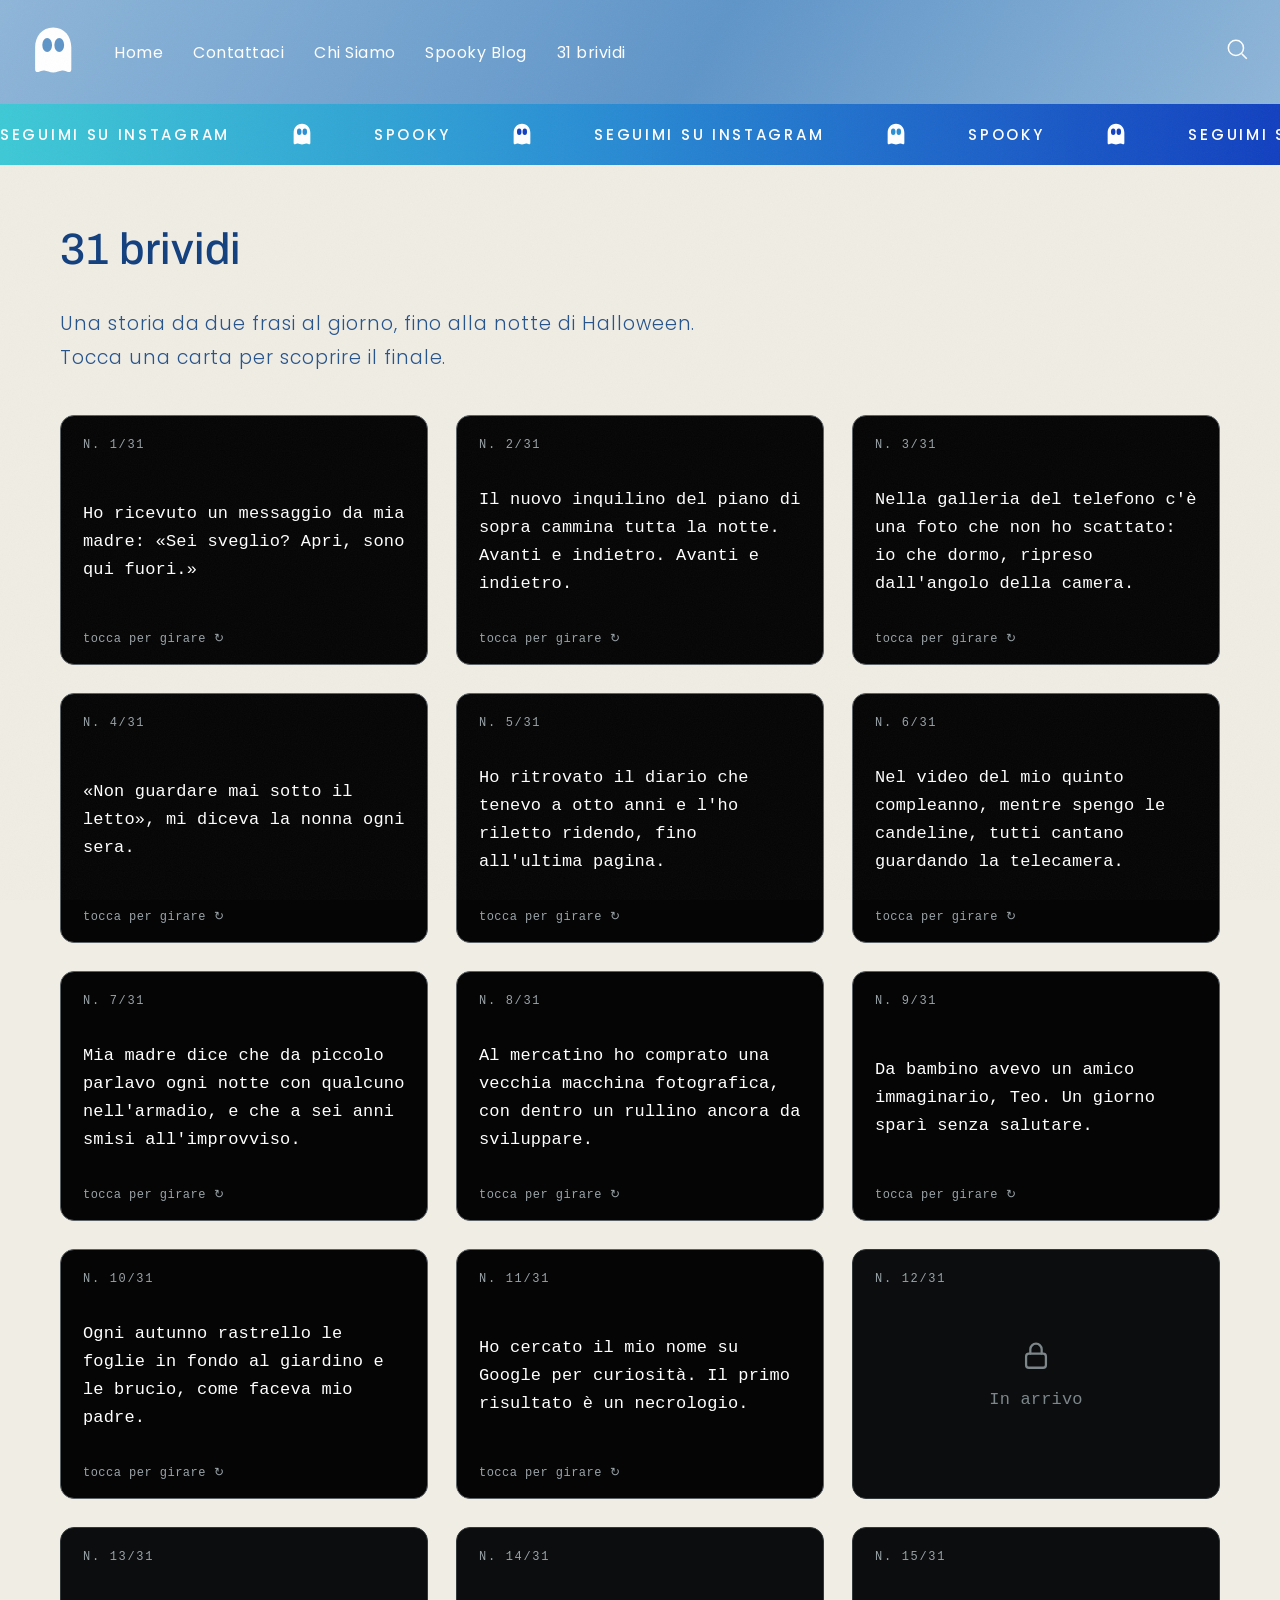
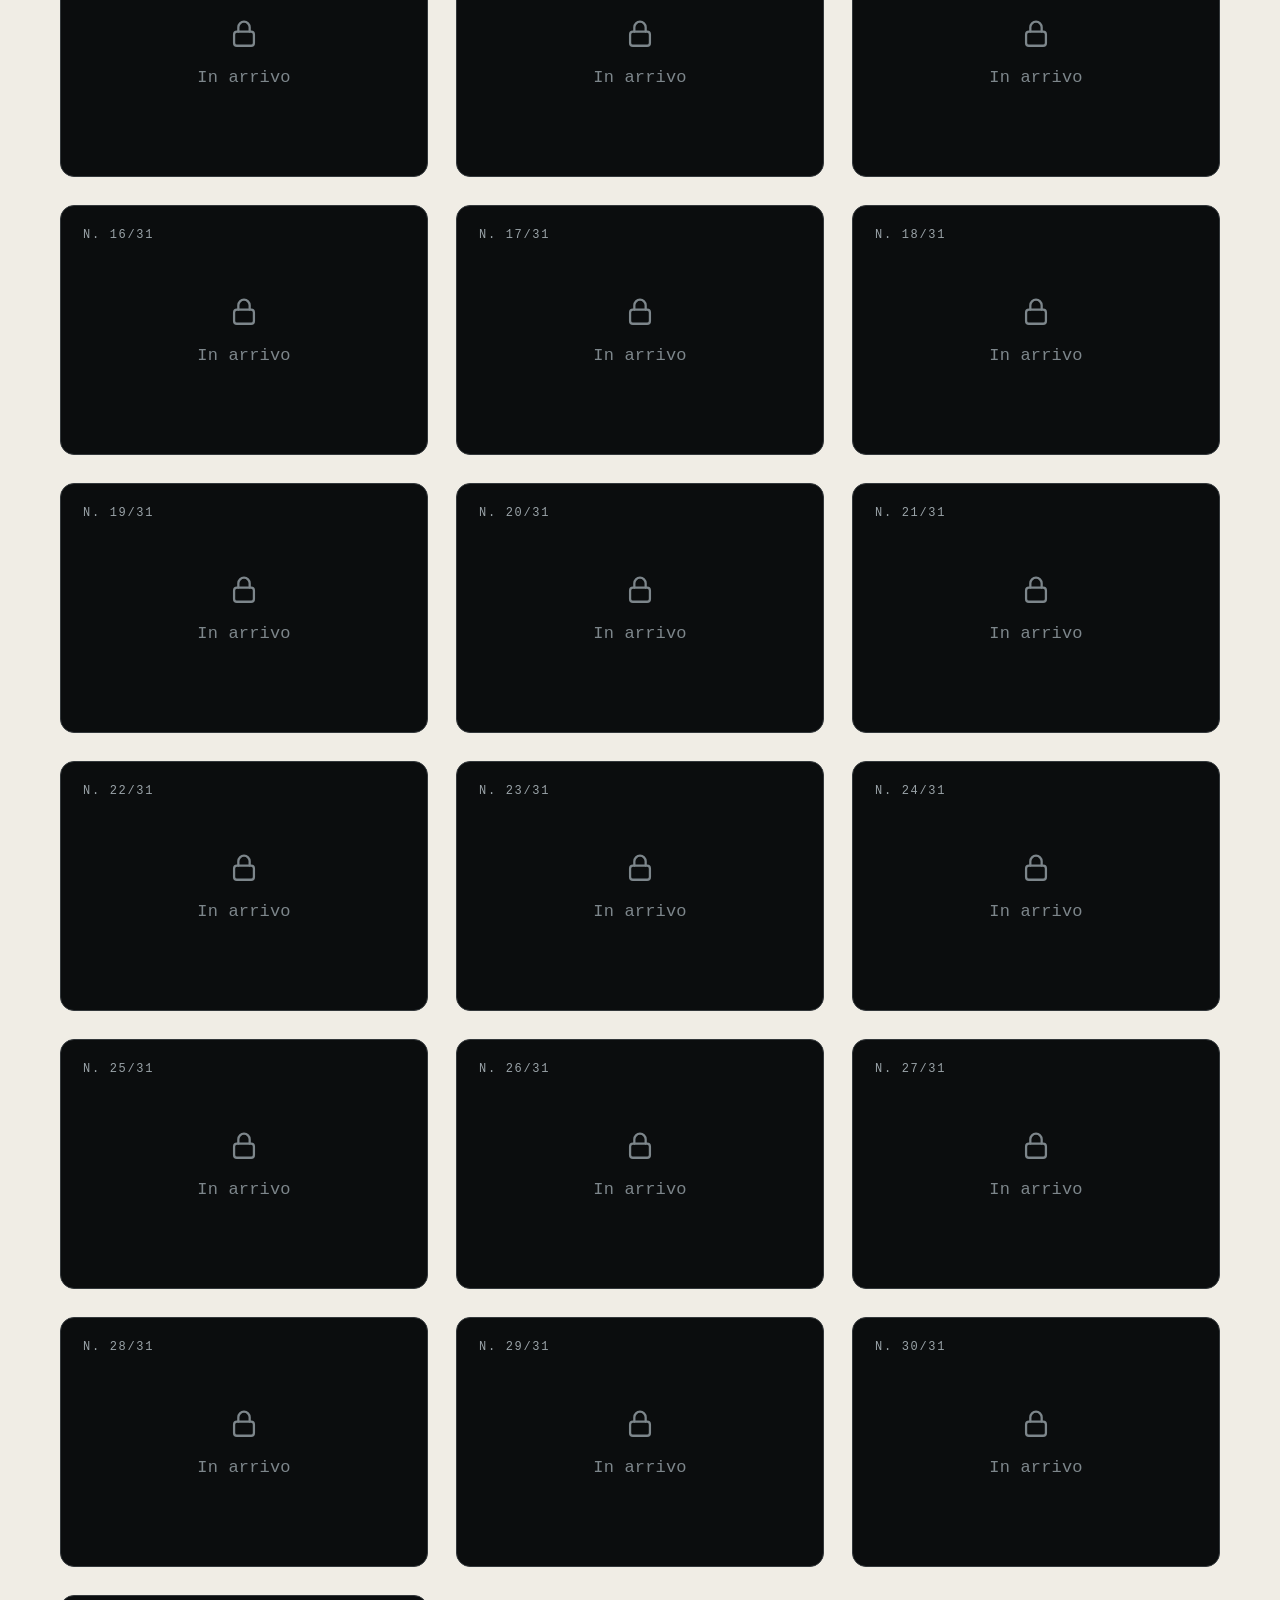
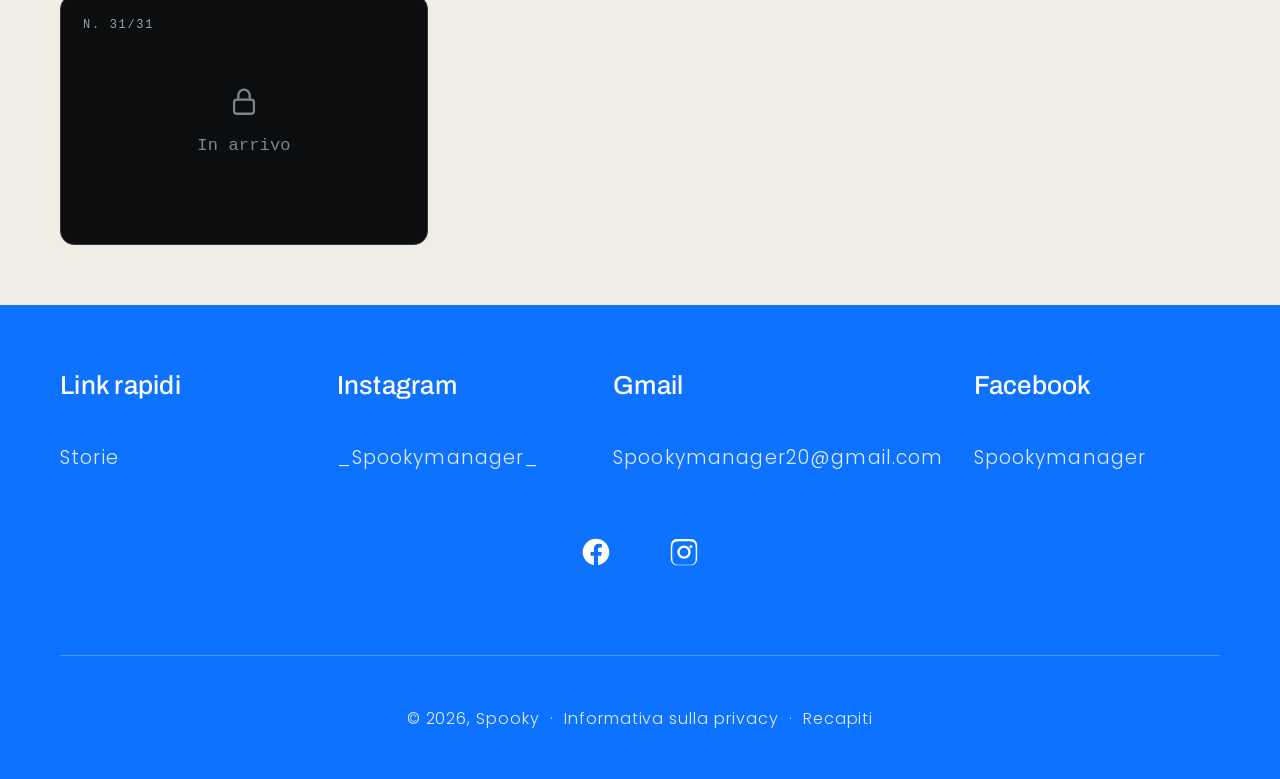
<file: 31-brividi.html>
<!DOCTYPE html>
<html lang="it">
<head>
<meta charset="UTF-8">
<meta name="viewport" content="width=device-width, initial-scale=1.0">
<meta name="description" content="31 brividi: una storia da due frasi al giorno, fino alla notte di Halloween.">
<meta property="og:type" content="website">
<meta property="og:title" content="31 brividi &ndash; Spooky">
<meta property="og:description" content="31 brividi: una storia da due frasi al giorno, fino alla notte di Halloween.">
<meta property="og:image" content="https://raffaele3009-collab.github.io/Spooky-Blog/images/anteprima.jpg">
<meta property="og:url" content="https://raffaele3009-collab.github.io/Spooky-Blog/31-brividi.html">
<meta name="twitter:card" content="summary_large_image">
<title>31 brividi &ndash; Spooky</title>
<link rel="preconnect" href="https://fonts.googleapis.com">
<link rel="preconnect" href="https://fonts.gstatic.com" crossorigin>
<link href="https://fonts.googleapis.com/css2?family=Poppins:wght@300;400;500;600&family=Archivo:wght@400;500;600&display=swap" rel="stylesheet">
<style>
:root{
  --crema:#f0ede5;
  --blu-testo:#26538c;
  --blu-titoli:#1d4e89;
  --blu-scuro-titoli:#123f7e;
  --footer-blu:#0d72ff;
  --hero-teal:#149ab5;
  --badge-offerta:#a9c1e4;
  --header-grad1:#8fb6d9;
  --header-grad2:#5f95c9;
  --btn-blu:#0d6efd;
}
*{margin:0;padding:0;box-sizing:border-box;}
body{
  font-family:'Poppins',sans-serif;
  background:var(--crema);
  color:var(--blu-testo);
  font-weight:300;
  letter-spacing:.06em;
}
h1,h2,h3,.heading{font-family:'Archivo',sans-serif;letter-spacing:.01em;}
header{
  position:sticky;top:0;z-index:100;
  background:linear-gradient(120deg,var(--header-grad1) 0%,var(--header-grad2) 55%,var(--header-grad1) 100%);
  display:flex;align-items:center;justify-content:space-between;
  padding:26px 30px;
}
.hamburger{background:none;border:none;cursor:pointer;display:flex;flex-direction:column;gap:7px;padding:4px;}
.hamburger span{display:block;width:26px;height:1.6px;background:#fff;}
.logo-nav-gruppo{display:flex;align-items:center;}
.logo-link{position:absolute;left:50%;transform:translateX(-50%);}
.logo-ghost{height:52px;display:block;}
.nav-desktop{display:none;}
.header-icons{display:flex;align-items:center;gap:26px;}
.header-icons svg{width:26px;height:26px;stroke:#fff;fill:none;stroke-width:1.4;cursor:pointer;}
.announce{
  background:linear-gradient(90deg,#3ec9d6 0%,#2a8fd4 45%,#1240c0 100%);
  color:#fff;overflow:hidden;white-space:nowrap;
  padding:18px 0;
}
.announce-track{display:inline-flex;align-items:center;gap:60px;animation:scrollLeft 18s linear infinite;}
@keyframes scrollLeft{from{transform:translateX(0);}to{transform:translateX(-50%);}}
.announce-item{display:inline-flex;align-items:center;gap:60px;font-size:15px;font-weight:500;letter-spacing:.18em;text-transform:uppercase;}
.announce-ghost{width:24px;height:24px;}
.hero{
  background:var(--hero-teal);
  position:relative;
  display:flex;flex-direction:column;align-items:center;justify-content:center;
  text-align:center;
  min-height:520px;
  overflow:hidden;
}
.hero-bg{position:absolute;inset:0;width:100%;height:100%;object-fit:contain;object-position:center;}
.hero-content{position:relative;z-index:2;padding:0 20px;}
.hero-eyebrow{color:#e8eef4;font-size:14px;letter-spacing:.28em;text-transform:uppercase;margin-bottom:16px;font-weight:400;}
.hero-title{color:#fff;font-size:44px;font-weight:500;margin-bottom:34px;letter-spacing:.01em;}
.hero-btn{
  display:inline-block;background:var(--btn-blu);color:#fff;
  font-family:'Poppins',sans-serif;font-size:18px;font-weight:400;letter-spacing:.08em;
  padding:18px 48px;border-radius:8px;border:none;cursor:pointer;text-decoration:none;
}
.section{padding:44px 20px;}
.section-title{color:var(--blu-scuro-titoli);font-size:36px;font-weight:500;margin-bottom:8px;}
.page-title{color:var(--blu-scuro-titoli);font-size:44px;font-weight:500;margin-bottom:34px;}
.section-link{color:var(--blu-testo);font-size:16px;text-decoration:underline;text-underline-offset:4px;}
.products{display:grid;grid-template-columns:1fr 1fr;gap:26px 22px;}
.card{display:flex;flex-direction:column;}
.card-img-wrap{position:relative;background:#fff;aspect-ratio:1/1;overflow:hidden;}
.card-img-wrap img{width:100%;height:100%;object-fit:cover;}
.badge{
  position:absolute;left:12px;bottom:14px;
  background:var(--badge-offerta);color:#fff;
  font-size:15px;padding:8px 22px;border-radius:22px;font-weight:300;
}
.card-name{color:var(--blu-titoli);font-size:19px;font-weight:400;margin:20px 0 10px;letter-spacing:.04em;}
.price-old{color:var(--blu-testo);text-decoration:line-through;font-size:18px;display:block;margin-bottom:2px;}
.price-new{color:var(--blu-titoli);font-size:22px;font-weight:400;display:block;margin-bottom:16px;}
.btn-outline{
  border:1.4px solid var(--blu-titoli);color:var(--blu-titoli);background:none;
  font-family:'Poppins',sans-serif;font-size:17px;font-weight:300;letter-spacing:.06em;
  padding:15px 10px;border-radius:8px;cursor:pointer;width:100%;max-width:270px;
}
.qty{
  display:flex;align-items:center;justify-content:space-between;
  border:1.4px solid var(--blu-titoli);border-radius:8px;
  width:100%;max-width:310px;padding:14px 24px;
  color:var(--blu-titoli);font-size:20px;
}
.qty button{background:none;border:none;color:var(--blu-titoli);font-size:22px;cursor:pointer;padding:0 6px;}
.blog-title{color:var(--blu-scuro-titoli);font-size:40px;font-weight:500;margin-bottom:10px;}
.blog-grid{display:grid;grid-template-columns:1fr;gap:22px;}
.blog-card{
  background:radial-gradient(circle at 55% 45%, #1c4f86 0%, #4d8cc4 55%, #7db3de 100%);
  border-radius:14px;color:#fff;
  padding:44px 38px 90px;
  display:block;text-decoration:none;
}
.blog-card h3{font-size:30px;font-weight:500;margin-bottom:22px;line-height:1.25;color:#fff;}
.blog-date{font-size:13px;letter-spacing:.22em;margin-bottom:26px;font-weight:400;}
.blog-excerpt{font-size:19px;line-height:1.85;color:#dce8f2;}
.blog-carousel{display:flex;gap:18px;overflow:hidden;}
.blog-carousel .blog-card{min-width:92%;}
.blog-next-peek{
  background:radial-gradient(circle at 40% 45%, #1c4f86 0%, #4d8cc4 60%, #7db3de 100%);
  border-radius:14px;min-width:4%;
}
.pagination{display:flex;align-items:center;justify-content:center;gap:36px;margin-top:34px;color:var(--blu-titoli);font-size:17px;}
.pagination button{background:none;border:none;color:var(--blu-titoli);font-size:22px;cursor:pointer;}
.chi p{font-size:19px;line-height:2;margin-bottom:30px;}
.chi h3{font-size:20px;font-weight:600;margin-bottom:22px;color:var(--blu-testo);font-family:'Poppins',sans-serif;}
.chi strong{font-weight:600;}
.empty-note{
  border:1.6px dashed var(--badge-offerta);border-radius:14px;
  padding:60px 24px;text-align:center;color:var(--blu-testo);
  font-size:18px;line-height:1.9;margin-top:10px;
}
.newsletter{
  background:radial-gradient(circle at 50% 55%, #123a66 0%, #3a77ad 55%, #7fb0d8 100%);
  text-align:center;color:#fff;
  padding:76px 24px 100px;
}
.newsletter h2{font-size:42px;font-weight:500;margin-bottom:34px;}
.newsletter p{font-size:19px;line-height:1.9;color:#d9e6f1;margin-bottom:40px;}
.newsletter-form{
  display:flex;align-items:center;justify-content:space-between;
  background:var(--footer-blu);
  border:1.4px solid #cfe0ef;border-radius:10px;
  max-width:560px;margin:0 auto;padding:22px 28px;
}
.newsletter-form input{
  background:none;border:none;outline:none;color:#fff;
  font-family:'Poppins',sans-serif;font-size:20px;letter-spacing:.06em;flex:1;
}
.newsletter-form input::placeholder{color:#e4edf5;}
.newsletter-form button{background:none;border:none;color:#fff;font-size:24px;cursor:pointer;}
footer{background:var(--footer-blu);color:#fff;padding:66px 26px 40px;}
.foot-col{margin-bottom:64px;}
.foot-col h3{font-size:26px;font-weight:500;margin-bottom:44px;font-family:'Archivo',sans-serif;}
.foot-col a{color:#dfeafc;font-size:19px;text-decoration:none;letter-spacing:.06em;}
.foot-social{display:flex;gap:44px;margin:14px 0 70px;padding-left:12px;}
.foot-social svg{width:30px;height:30px;fill:#fff;}
.shop-btn{
  display:flex;align-items:center;gap:12px;
  background:#5a31f4;color:#fff;border:none;border-radius:32px;
  font-family:'Poppins',sans-serif;font-size:22px;font-weight:500;
  padding:16px 34px;margin:0 auto 70px;cursor:pointer;
}
.shop-btn svg{width:26px;height:26px;fill:none;stroke:#fff;stroke-width:2;}
.foot-social-center{display:flex;justify-content:center;gap:56px;margin-bottom:80px;}
.foot-social-center svg{width:32px;height:32px;fill:#fff;}
.foot-divider{border-top:1px solid rgba(255,255,255,.25);margin-bottom:44px;}
.foot-legal{text-align:center;color:#e2ecfa;font-size:16px;line-height:2.4;letter-spacing:.06em;}
.foot-legal a{color:#e2ecfa;text-decoration:none;}
.menu-overlay{
  position:fixed;top:0;left:0;bottom:0;z-index:200;
  width:290px;max-width:80vw;
  background:linear-gradient(165deg, #1c4f86 0%, #4d8cc4 65%, #8ab8de 100%);
  box-shadow:10px 0 34px rgba(18,42,80,.35);
  display:flex;flex-direction:column;
  opacity:0;visibility:hidden;transform:translateX(-100%);
  transition:opacity .28s ease, transform .28s ease, visibility .28s ease;
  pointer-events:none;
}
.menu-overlay.open{opacity:1;visibility:visible;transform:translateX(0);pointer-events:auto;}
.menu-backdrop{position:fixed;inset:0;z-index:199;display:none;}
.menu-backdrop.open{display:block;}
.menu-top{display:flex;align-items:center;justify-content:space-between;padding:26px 30px;position:relative;}
.menu-close{background:none;border:none;cursor:pointer;color:#fff;font-size:34px;font-weight:300;line-height:1;}
.menu-links{padding:60px 40px;display:flex;flex-direction:column;gap:52px;flex:1;}
.menu-links a{color:#fff;font-size:26px;text-decoration:none;font-weight:300;letter-spacing:.06em;}
.menu-account{display:flex;align-items:center;gap:20px;padding:0 40px 60px;color:#fff;font-size:22px;}
.menu-account .avatar{width:44px;height:44px;border-radius:50%;background:#fff;color:#2a6bb0;display:flex;align-items:center;justify-content:center;font-weight:500;font-size:20px;}
@media(min-width:900px){
  .products{grid-template-columns:repeat(4,1fr);}
  .blog-grid{grid-template-columns:repeat(3,1fr);}
  .hero-title{font-size:60px;}
  .section{padding:60px 60px;}
  footer{padding:66px 60px 40px;}
  .foot-cols-wrap{display:grid;grid-template-columns:repeat(4,1fr);gap:30px;}
  .hamburger{display:none;}
  .menu-overlay{display:none;}
  .menu-backdrop{display:none;}
  .logo-link{position:static;transform:none;}
  .logo-nav-gruppo{gap:38px;}
  .nav-desktop{display:flex;align-items:center;gap:30px;}
  .nav-desktop a{color:#fff;font-size:16px;text-decoration:none;letter-spacing:.03em;font-weight:400;}
  .nav-desktop a:hover{text-decoration:underline;text-underline-offset:4px;}
}
</style>
<link rel="stylesheet" href="css/spooky-extra.css">
</head>
<body>

<script>
function apriMenuMobile() {
  document.getElementById('menu').classList.add('open');
  document.getElementById('menu-backdrop').classList.add('open');
  document.body.style.overflow = 'hidden';
}
function chiudiMenuMobile() {
  document.getElementById('menu').classList.remove('open');
  document.getElementById('menu-backdrop').classList.remove('open');
  document.body.style.overflow = '';
}
</script>

<div class="menu-backdrop" id="menu-backdrop" onclick="chiudiMenuMobile()"></div>

<div class="menu-overlay" id="menu">
  <div class="menu-top">
    <button class="menu-close" onclick="chiudiMenuMobile()">&#10005;</button>
    <a class="logo-link" href="index.html"><svg class="logo-ghost" style="" viewBox="0 0 100 112" xmlns="http://www.w3.org/2000/svg">
      <path fill="#ffffff" d="M50 3 C26 3 11 22 11 46 L11 93 C11 98 14 100 18 99 C23 98 26 95 31 96 C37 97 42 100 50 100 C58 100 63 97 69 96 C74 95 77 98 82 99 C86 100 89 98 89 93 L89 46 C89 22 74 3 50 3 Z"/>
      <ellipse cx="37" cy="41" rx="10.5" ry="15" fill="#1c4f86"/>
      <ellipse cx="63" cy="41" rx="10.5" ry="15" fill="#1c4f86"/>
    </svg></a>
    <div class="header-icons">
      <svg viewBox="0 0 24 24"><circle cx="11" cy="11" r="7"/><line x1="16.5" y1="16.5" x2="21" y2="21"/></svg>
    </div>
  </div>
  <nav class="menu-links">
    <a href="index.html">Home</a>
    <a href="contattaci.html">Contattaci</a>
    <a href="chi-siamo.html">Chi Siamo</a>
    <a href="spooky-blog.html">Spooky Blog</a>
    <a href="31-brividi.html">31 brividi</a>
  </nav>

</div>

<header>
  <button class="hamburger" onclick="apriMenuMobile()">
    <span></span><span></span><span></span>
  </button>
  <div class="logo-nav-gruppo">
    <a class="logo-link" href="index.html"><svg class="logo-ghost" style="" viewBox="0 0 100 112" xmlns="http://www.w3.org/2000/svg">
      <path fill="#ffffff" d="M50 3 C26 3 11 22 11 46 L11 93 C11 98 14 100 18 99 C23 98 26 95 31 96 C37 97 42 100 50 100 C58 100 63 97 69 96 C74 95 77 98 82 99 C86 100 89 98 89 93 L89 46 C89 22 74 3 50 3 Z"/>
      <ellipse cx="37" cy="41" rx="10.5" ry="15" fill="#5f95c9"/>
      <ellipse cx="63" cy="41" rx="10.5" ry="15" fill="#5f95c9"/>
    </svg></a>
    <nav class="nav-desktop">
      <a href="index.html">Home</a>
      <a href="contattaci.html">Contattaci</a>
      <a href="chi-siamo.html">Chi Siamo</a>
      <a href="spooky-blog.html">Spooky Blog</a>
      <a href="31-brividi.html">31 brividi</a>
    </nav>
  </div>
  <div class="header-icons">
    <a href="spooky-blog.html?cerca=aperta" aria-label="Cerca"><svg viewBox="0 0 24 24"><circle cx="11" cy="11" r="7"/><line x1="16.5" y1="16.5" x2="21" y2="21"/></svg></a>
  </div>
</header>

<div class="announce">
  <div class="announce-track announce-js">
    <span class="announce-item">
      SEGUIMI SU INSTAGRAM
      <svg class="announce-ghost" style="" viewBox="0 0 100 112" xmlns="http://www.w3.org/2000/svg">
      <path fill="#ffffff" d="M50 3 C26 3 11 22 11 46 L11 93 C11 98 14 100 18 99 C23 98 26 95 31 96 C37 97 42 100 50 100 C58 100 63 97 69 96 C74 95 77 98 82 99 C86 100 89 98 89 93 L89 46 C89 22 74 3 50 3 Z"/>
      <ellipse cx="37" cy="41" rx="10.5" ry="15" fill="#2a8fd4"/>
      <ellipse cx="63" cy="41" rx="10.5" ry="15" fill="#2a8fd4"/>
    </svg>
      SPOOKY
      <svg class="announce-ghost" style="" viewBox="0 0 100 112" xmlns="http://www.w3.org/2000/svg">
      <path fill="#ffffff" d="M50 3 C26 3 11 22 11 46 L11 93 C11 98 14 100 18 99 C23 98 26 95 31 96 C37 97 42 100 50 100 C58 100 63 97 69 96 C74 95 77 98 82 99 C86 100 89 98 89 93 L89 46 C89 22 74 3 50 3 Z"/>
      <ellipse cx="37" cy="41" rx="10.5" ry="15" fill="#1240c0"/>
      <ellipse cx="63" cy="41" rx="10.5" ry="15" fill="#1240c0"/>
    </svg>
    </span>
  </div>
</div>


<section class="section">
  <h1 class="page-title">31 brividi</h1>
  <p class="brividi-sottotitolo">Una storia da due frasi al giorno, fino alla notte di Halloween. Tocca una carta per scoprire il finale.</p>

  <div class="brividi-griglia" id="brividi-griglia">
    <div class="empty-note">Sto mescolando le carte&hellip;</div>
  </div>
</section>



<footer>
  <div class="foot-cols-wrap">
    <div class="foot-col"><h3>Link rapidi</h3><a href="spooky-blog.html">Storie</a></div>
    <div class="foot-col"><h3>Instagram</h3><a href="https://www.instagram.com/_spookymanager_/" target="_blank" rel="noopener">_Spookymanager_</a></div>
    <div class="foot-col"><h3>Gmail</h3><a href="https://mail.google.com/mail/?view=cm&fs=1&to=Spookymanager20@gmail.com" target="_blank" rel="noopener" data-email-gmail>Spookymanager20@gmail.com</a></div>
    <div class="foot-col"><h3>Facebook</h3><a href="https://www.facebook.com/profile.php?id=61589471631251" target="_blank" rel="noopener">Spookymanager</a></div>
  </div>
  <div class="foot-social-center">
    <a href="https://www.facebook.com/profile.php?id=61589471631251" target="_blank" rel="noopener" aria-label="Facebook"><svg fill="#fff" viewBox="0 0 24 24"><path d="M12 2C6.5 2 2 6.5 2 12c0 5 3.7 9.1 8.4 9.9v-7H7.9V12h2.5V9.8c0-2.5 1.5-3.9 3.8-3.9 1.1 0 2.2.2 2.2.2v2.5h-1.3c-1.2 0-1.6.8-1.6 1.6V12h2.8l-.4 2.9h-2.4v7C18.3 21.1 22 17 22 12c0-5.5-4.5-10-10-10z"/></svg></a>
    <a href="https://www.instagram.com/_spookymanager_/" target="_blank" rel="noopener" aria-label="Instagram"><svg fill="#fff" viewBox="0 0 24 24"><path d="M12 2.2c3.2 0 3.6 0 4.9.1 1.2.1 1.8.2 2.2.4.6.2 1 .5 1.4.9.4.4.7.8.9 1.4.2.4.4 1 .4 2.2.1 1.3.1 1.7.1 4.9s0 3.6-.1 4.9c-.1 1.2-.2 1.8-.4 2.2-.2.6-.5 1-.9 1.4-.4.4-.8.7-1.4.9-.4.2-1 .4-2.2.4-1.3.1-1.7.1-4.9.1s-3.6 0-4.9-.1c-1.2-.1-1.8-.2-2.2-.4-.6-.2-1-.5-1.4-.9-.4-.4-.7-.8-.9-1.4-.2-.4-.4-1-.4-2.2-.1-1.3-.1-1.7-.1-4.9s0-3.6.1-4.9c.1-1.2.2-1.8.4-2.2.2-.6.5-1 .9-1.4.4-.4.8-.7 1.4-.9.4-.2 1-.4 2.2-.4 1.3-.1 1.7-.1 4.9-.1zm0 1.8c-3.1 0-3.5 0-4.8.1-1.1.1-1.5.2-1.8.3-.5.2-.8.4-1.1.7-.3.3-.5.6-.7 1.1-.1.3-.3.7-.3 1.8-.1 1.3-.1 1.6-.1 4.8s0 3.5.1 4.8c.1 1.1.2 1.5.3 1.8.2.5.4.8.7 1.1.3.3.6.5 1.1.7.3.1.7.3 1.8.3 1.3.1 1.6.1 4.8.1s3.5 0 4.8-.1c1.1-.1 1.5-.2 1.8-.3.5-.2.8-.4 1.1-.7.3-.3.5-.6.7-1.1.1-.3.3-.7.3-1.8.1-1.3.1-1.6.1-4.8s0-3.5-.1-4.8c-.1-1.1-.2-1.5-.3-1.8-.2-.5-.4-.8-.7-1.1-.3-.3-.6-.5-1.1-.7-.3-.1-.7-.3-1.8-.3-1.3-.1-1.6-.1-4.8-.1zm0 3.1a5 5 0 1 1 0 10 5 5 0 0 1 0-10zm0 1.8a3.2 3.2 0 1 0 0 6.4 3.2 3.2 0 0 0 0-6.4zm5.2-2.2a1.2 1.2 0 1 1 0 2.4 1.2 1.2 0 0 1 0-2.4z"/></svg></a>
  </div>
  <div class="foot-divider"></div>
  <div class="foot-legal">
    &copy; 2026, Spooky &nbsp;&middot;&nbsp; <a href="#">Informativa sulla privacy</a> &nbsp;&middot;&nbsp; <a href="contattaci.html">Recapiti</a>
  </div>
</footer>
<script>
document.querySelectorAll('.announce-js').forEach(function(t){t.innerHTML+=t.innerHTML;t.innerHTML+=t.innerHTML;});
</script>
<script>
// Su telefono, i link email aprono direttamente l'app di posta (mailto)
// invece della pagina web di Gmail, che spesso chiede l'accesso ogni volta.
if (/Android|iPhone|iPad|iPod/i.test(navigator.userAgent)) {
  document.querySelectorAll('a[data-email-gmail]').forEach(function (a) {
    var oggetto = a.getAttribute('data-email-subject');
    a.href = 'mailto:Spookymanager20@gmail.com' + (oggetto ? '?subject=' + oggetto : '');
    a.removeAttribute('target');
  });
}
</script>

<script src="js/spooky-extra.js" defer></script>
</body>
</html>
</file>
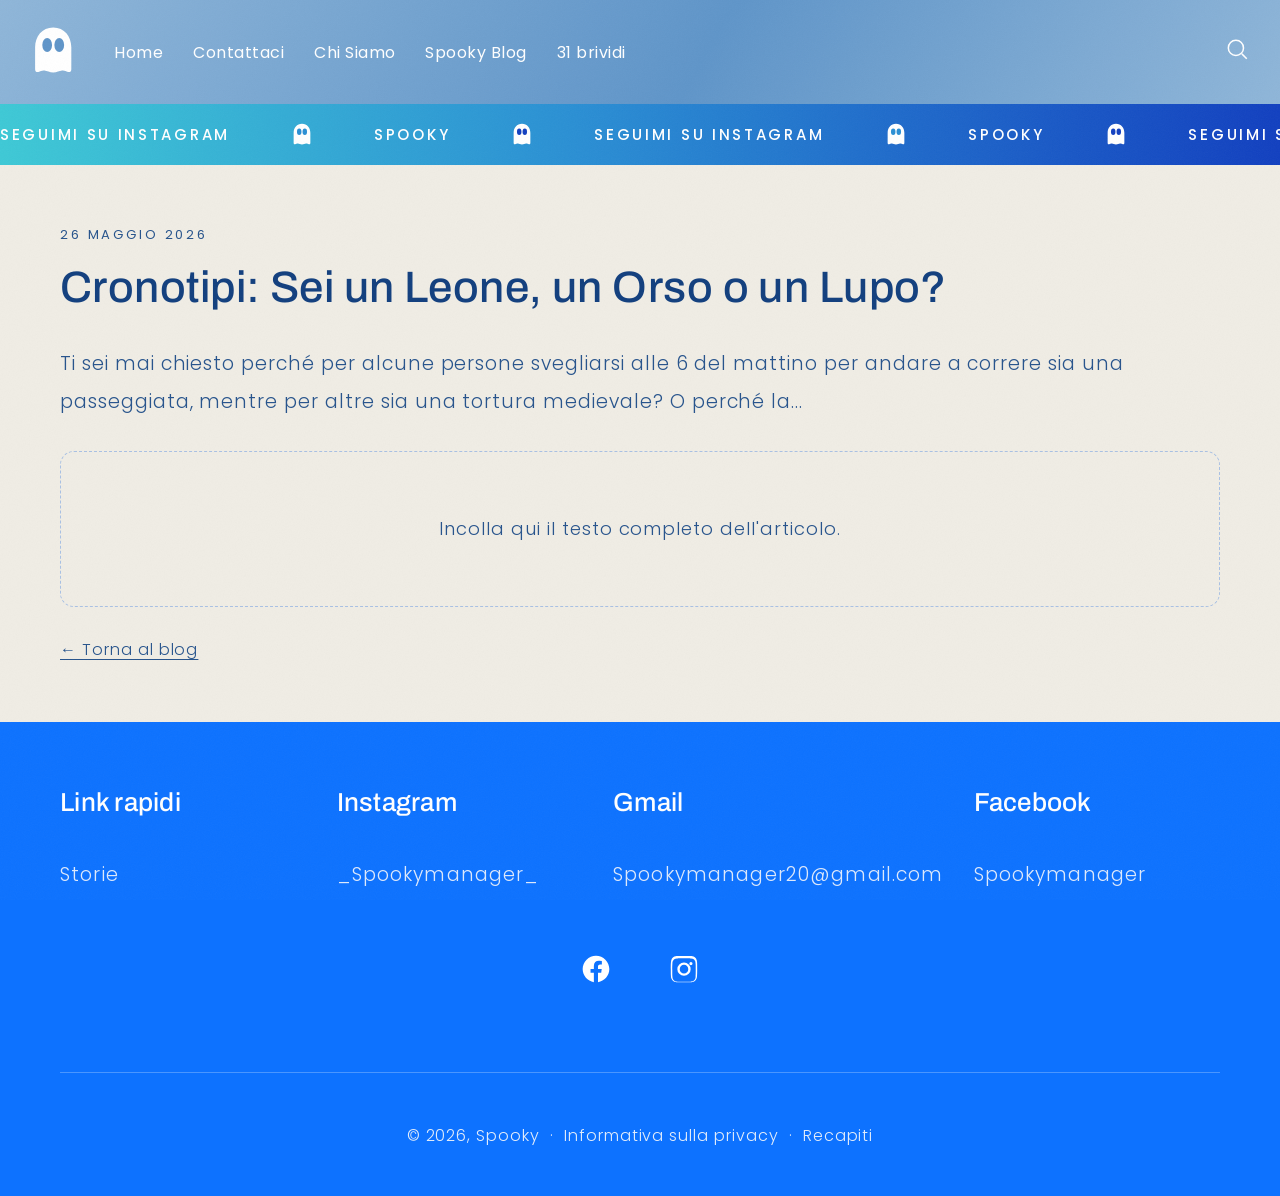
<file: articolo-cronotipi.html>
<!DOCTYPE html>
<html lang="it">
<head>
<meta charset="UTF-8">
<meta name="viewport" content="width=device-width, initial-scale=1.0">
<meta name="description" content="Spooky: storie brevi, racconti e riflessioni di Raffaele. Un racconto nuovo ogni settimana.">
<meta property="og:type" content="article">
<meta property="og:title" content="Cronotipi: Sei un Leone, un Orso o un Lupo? &ndash; Spooky">
<meta property="og:description" content="Spooky: storie brevi, racconti e riflessioni di Raffaele. Un racconto nuovo ogni settimana.">
<meta property="og:image" content="https://raffaele3009-collab.github.io/Spooky-Blog/images/anteprima.jpg">
<meta property="og:url" content="https://raffaele3009-collab.github.io/Spooky-Blog/articolo-cronotipi.html">
<meta name="twitter:card" content="summary_large_image">
<title>Cronotipi: Sei un Leone, un Orso o un Lupo? &ndash; Spooky</title>
<link rel="preconnect" href="https://fonts.googleapis.com">
<link rel="preconnect" href="https://fonts.gstatic.com" crossorigin>
<link href="https://fonts.googleapis.com/css2?family=Poppins:wght@300;400;500;600&family=Archivo:wght@400;500;600&display=swap" rel="stylesheet">
<style>
:root{
  --crema:#f0ede5;
  --blu-testo:#26538c;
  --blu-titoli:#1d4e89;
  --blu-scuro-titoli:#123f7e;
  --footer-blu:#0d72ff;
  --hero-teal:#149ab5;
  --badge-offerta:#a9c1e4;
  --header-grad1:#8fb6d9;
  --header-grad2:#5f95c9;
  --btn-blu:#0d6efd;
}
*{margin:0;padding:0;box-sizing:border-box;}
body{
  font-family:'Poppins',sans-serif;
  background:var(--crema);
  color:var(--blu-testo);
  font-weight:300;
  letter-spacing:.06em;
}
h1,h2,h3,.heading{font-family:'Archivo',sans-serif;letter-spacing:.01em;}
header{
  position:sticky;top:0;z-index:100;
  background:linear-gradient(120deg,var(--header-grad1) 0%,var(--header-grad2) 55%,var(--header-grad1) 100%);
  display:flex;align-items:center;justify-content:space-between;
  padding:26px 30px;
}
.hamburger{background:none;border:none;cursor:pointer;display:flex;flex-direction:column;gap:7px;padding:4px;}
.hamburger span{display:block;width:26px;height:1.6px;background:#fff;}
.logo-nav-gruppo{display:flex;align-items:center;}
.logo-link{position:absolute;left:50%;transform:translateX(-50%);}
.logo-ghost{height:52px;display:block;}
.nav-desktop{display:none;}
.header-icons{display:flex;align-items:center;gap:26px;}
.header-icons svg{width:26px;height:26px;stroke:#fff;fill:none;stroke-width:1.4;cursor:pointer;}
.announce{
  background:linear-gradient(90deg,#3ec9d6 0%,#2a8fd4 45%,#1240c0 100%);
  color:#fff;overflow:hidden;white-space:nowrap;
  padding:18px 0;
}
.announce-track{display:inline-flex;align-items:center;gap:60px;animation:scrollLeft 18s linear infinite;}
@keyframes scrollLeft{from{transform:translateX(0);}to{transform:translateX(-50%);}}
.announce-item{display:inline-flex;align-items:center;gap:60px;font-size:15px;font-weight:500;letter-spacing:.18em;text-transform:uppercase;}
.announce-ghost{width:24px;height:24px;}
.hero{
  background:var(--hero-teal);
  position:relative;
  display:flex;flex-direction:column;align-items:center;justify-content:center;
  text-align:center;
  min-height:520px;
  overflow:hidden;
}
.hero-bg{position:absolute;inset:0;width:100%;height:100%;object-fit:contain;object-position:center;}
.hero-content{position:relative;z-index:2;padding:0 20px;}
.hero-eyebrow{color:#e8eef4;font-size:14px;letter-spacing:.28em;text-transform:uppercase;margin-bottom:16px;font-weight:400;}
.hero-title{color:#fff;font-size:44px;font-weight:500;margin-bottom:34px;letter-spacing:.01em;}
.hero-btn{
  display:inline-block;background:var(--btn-blu);color:#fff;
  font-family:'Poppins',sans-serif;font-size:18px;font-weight:400;letter-spacing:.08em;
  padding:18px 48px;border-radius:8px;border:none;cursor:pointer;text-decoration:none;
}
.section{padding:44px 20px;}
.section-title{color:var(--blu-scuro-titoli);font-size:36px;font-weight:500;margin-bottom:8px;}
.page-title{color:var(--blu-scuro-titoli);font-size:44px;font-weight:500;margin-bottom:34px;}
.section-link{color:var(--blu-testo);font-size:16px;text-decoration:underline;text-underline-offset:4px;}
.products{display:grid;grid-template-columns:1fr 1fr;gap:26px 22px;}
.card{display:flex;flex-direction:column;}
.card-img-wrap{position:relative;background:#fff;aspect-ratio:1/1;overflow:hidden;}
.card-img-wrap img{width:100%;height:100%;object-fit:cover;}
.badge{
  position:absolute;left:12px;bottom:14px;
  background:var(--badge-offerta);color:#fff;
  font-size:15px;padding:8px 22px;border-radius:22px;font-weight:300;
}
.card-name{color:var(--blu-titoli);font-size:19px;font-weight:400;margin:20px 0 10px;letter-spacing:.04em;}
.price-old{color:var(--blu-testo);text-decoration:line-through;font-size:18px;display:block;margin-bottom:2px;}
.price-new{color:var(--blu-titoli);font-size:22px;font-weight:400;display:block;margin-bottom:16px;}
.btn-outline{
  border:1.4px solid var(--blu-titoli);color:var(--blu-titoli);background:none;
  font-family:'Poppins',sans-serif;font-size:17px;font-weight:300;letter-spacing:.06em;
  padding:15px 10px;border-radius:8px;cursor:pointer;width:100%;max-width:270px;
}
.qty{
  display:flex;align-items:center;justify-content:space-between;
  border:1.4px solid var(--blu-titoli);border-radius:8px;
  width:100%;max-width:310px;padding:14px 24px;
  color:var(--blu-titoli);font-size:20px;
}
.qty button{background:none;border:none;color:var(--blu-titoli);font-size:22px;cursor:pointer;padding:0 6px;}
.blog-title{color:var(--blu-scuro-titoli);font-size:40px;font-weight:500;margin-bottom:10px;}
.blog-grid{display:grid;grid-template-columns:1fr;gap:22px;}
.blog-card{
  background:radial-gradient(circle at 55% 45%, #1c4f86 0%, #4d8cc4 55%, #7db3de 100%);
  border-radius:14px;color:#fff;
  padding:44px 38px 90px;
  display:block;text-decoration:none;
}
.blog-card h3{font-size:30px;font-weight:500;margin-bottom:22px;line-height:1.25;color:#fff;}
.blog-date{font-size:13px;letter-spacing:.22em;margin-bottom:26px;font-weight:400;}
.blog-excerpt{font-size:19px;line-height:1.85;color:#dce8f2;}
.blog-carousel{display:flex;gap:18px;overflow:hidden;}
.blog-carousel .blog-card{min-width:92%;}
.blog-next-peek{
  background:radial-gradient(circle at 40% 45%, #1c4f86 0%, #4d8cc4 60%, #7db3de 100%);
  border-radius:14px;min-width:4%;
}
.pagination{display:flex;align-items:center;justify-content:center;gap:36px;margin-top:34px;color:var(--blu-titoli);font-size:17px;}
.pagination button{background:none;border:none;color:var(--blu-titoli);font-size:22px;cursor:pointer;}
.chi p{font-size:19px;line-height:2;margin-bottom:30px;}
.chi h3{font-size:20px;font-weight:600;margin-bottom:22px;color:var(--blu-testo);font-family:'Poppins',sans-serif;}
.chi strong{font-weight:600;}
.empty-note{
  border:1.6px dashed var(--badge-offerta);border-radius:14px;
  padding:60px 24px;text-align:center;color:var(--blu-testo);
  font-size:18px;line-height:1.9;margin-top:10px;
}
.newsletter{
  background:radial-gradient(circle at 50% 55%, #123a66 0%, #3a77ad 55%, #7fb0d8 100%);
  text-align:center;color:#fff;
  padding:76px 24px 100px;
}
.newsletter h2{font-size:42px;font-weight:500;margin-bottom:34px;}
.newsletter p{font-size:19px;line-height:1.9;color:#d9e6f1;margin-bottom:40px;}
.newsletter-form{
  display:flex;align-items:center;justify-content:space-between;
  background:var(--footer-blu);
  border:1.4px solid #cfe0ef;border-radius:10px;
  max-width:560px;margin:0 auto;padding:22px 28px;
}
.newsletter-form input{
  background:none;border:none;outline:none;color:#fff;
  font-family:'Poppins',sans-serif;font-size:20px;letter-spacing:.06em;flex:1;
}
.newsletter-form input::placeholder{color:#e4edf5;}
.newsletter-form button{background:none;border:none;color:#fff;font-size:24px;cursor:pointer;}
footer{background:var(--footer-blu);color:#fff;padding:66px 26px 40px;}
.foot-col{margin-bottom:64px;}
.foot-col h3{font-size:26px;font-weight:500;margin-bottom:44px;font-family:'Archivo',sans-serif;}
.foot-col a{color:#dfeafc;font-size:19px;text-decoration:none;letter-spacing:.06em;}
.foot-social{display:flex;gap:44px;margin:14px 0 70px;padding-left:12px;}
.foot-social svg{width:30px;height:30px;fill:#fff;}
.shop-btn{
  display:flex;align-items:center;gap:12px;
  background:#5a31f4;color:#fff;border:none;border-radius:32px;
  font-family:'Poppins',sans-serif;font-size:22px;font-weight:500;
  padding:16px 34px;margin:0 auto 70px;cursor:pointer;
}
.shop-btn svg{width:26px;height:26px;fill:none;stroke:#fff;stroke-width:2;}
.foot-social-center{display:flex;justify-content:center;gap:56px;margin-bottom:80px;}
.foot-social-center svg{width:32px;height:32px;fill:#fff;}
.foot-divider{border-top:1px solid rgba(255,255,255,.25);margin-bottom:44px;}
.foot-legal{text-align:center;color:#e2ecfa;font-size:16px;line-height:2.4;letter-spacing:.06em;}
.foot-legal a{color:#e2ecfa;text-decoration:none;}
.menu-overlay{
  position:fixed;top:0;left:0;bottom:0;z-index:200;
  width:290px;max-width:80vw;
  background:linear-gradient(165deg, #1c4f86 0%, #4d8cc4 65%, #8ab8de 100%);
  box-shadow:10px 0 34px rgba(18,42,80,.35);
  display:flex;flex-direction:column;
  opacity:0;visibility:hidden;transform:translateX(-100%);
  transition:opacity .28s ease, transform .28s ease, visibility .28s ease;
  pointer-events:none;
}
.menu-overlay.open{opacity:1;visibility:visible;transform:translateX(0);pointer-events:auto;}
.menu-backdrop{position:fixed;inset:0;z-index:199;display:none;}
.menu-backdrop.open{display:block;}
.menu-top{display:flex;align-items:center;justify-content:space-between;padding:26px 30px;position:relative;}
.menu-close{background:none;border:none;cursor:pointer;color:#fff;font-size:34px;font-weight:300;line-height:1;}
.menu-links{padding:60px 40px;display:flex;flex-direction:column;gap:52px;flex:1;}
.menu-links a{color:#fff;font-size:26px;text-decoration:none;font-weight:300;letter-spacing:.06em;}
.menu-account{display:flex;align-items:center;gap:20px;padding:0 40px 60px;color:#fff;font-size:22px;}
.menu-account .avatar{width:44px;height:44px;border-radius:50%;background:#fff;color:#2a6bb0;display:flex;align-items:center;justify-content:center;font-weight:500;font-size:20px;}
@media(min-width:900px){
  .products{grid-template-columns:repeat(4,1fr);}
  .blog-grid{grid-template-columns:repeat(3,1fr);}
  .hero-title{font-size:60px;}
  .section{padding:60px 60px;}
  footer{padding:66px 60px 40px;}
  .foot-cols-wrap{display:grid;grid-template-columns:repeat(4,1fr);gap:30px;}
  .hamburger{display:none;}
  .menu-overlay{display:none;}
  .menu-backdrop{display:none;}
  .logo-link{position:static;transform:none;}
  .logo-nav-gruppo{gap:38px;}
  .nav-desktop{display:flex;align-items:center;gap:30px;}
  .nav-desktop a{color:#fff;font-size:16px;text-decoration:none;letter-spacing:.03em;font-weight:400;}
  .nav-desktop a:hover{text-decoration:underline;text-underline-offset:4px;}
}
</style>
<link rel="stylesheet" href="css/spooky-extra.css">
</head>
<body>

<script>
function apriMenuMobile() {
  document.getElementById('menu').classList.add('open');
  document.getElementById('menu-backdrop').classList.add('open');
  document.body.style.overflow = 'hidden';
}
function chiudiMenuMobile() {
  document.getElementById('menu').classList.remove('open');
  document.getElementById('menu-backdrop').classList.remove('open');
  document.body.style.overflow = '';
}
</script>

<div class="menu-backdrop" id="menu-backdrop" onclick="chiudiMenuMobile()"></div>

<div class="menu-overlay" id="menu">
  <div class="menu-top">
    <button class="menu-close" onclick="chiudiMenuMobile()">&#10005;</button>
    <a class="logo-link" href="index.html"><svg class="logo-ghost" style="" viewBox="0 0 100 112" xmlns="http://www.w3.org/2000/svg">
      <path fill="#ffffff" d="M50 3 C26 3 11 22 11 46 L11 93 C11 98 14 100 18 99 C23 98 26 95 31 96 C37 97 42 100 50 100 C58 100 63 97 69 96 C74 95 77 98 82 99 C86 100 89 98 89 93 L89 46 C89 22 74 3 50 3 Z"/>
      <ellipse cx="37" cy="41" rx="10.5" ry="15" fill="#1c4f86"/>
      <ellipse cx="63" cy="41" rx="10.5" ry="15" fill="#1c4f86"/>
    </svg></a>
    <div class="header-icons">
      <svg viewBox="0 0 24 24"><circle cx="11" cy="11" r="7"/><line x1="16.5" y1="16.5" x2="21" y2="21"/></svg>
    </div>
  </div>
  <nav class="menu-links">
    <a href="index.html">Home</a>
    <a href="contattaci.html">Contattaci</a>
    <a href="chi-siamo.html">Chi Siamo</a>
    <a href="spooky-blog.html">Spooky Blog</a>
    <a href="31-brividi.html">31 brividi</a>
  </nav>

</div>

<header>
  <button class="hamburger" onclick="apriMenuMobile()">
    <span></span><span></span><span></span>
  </button>
  <div class="logo-nav-gruppo">
    <a class="logo-link" href="index.html"><svg class="logo-ghost" style="" viewBox="0 0 100 112" xmlns="http://www.w3.org/2000/svg">
      <path fill="#ffffff" d="M50 3 C26 3 11 22 11 46 L11 93 C11 98 14 100 18 99 C23 98 26 95 31 96 C37 97 42 100 50 100 C58 100 63 97 69 96 C74 95 77 98 82 99 C86 100 89 98 89 93 L89 46 C89 22 74 3 50 3 Z"/>
      <ellipse cx="37" cy="41" rx="10.5" ry="15" fill="#5f95c9"/>
      <ellipse cx="63" cy="41" rx="10.5" ry="15" fill="#5f95c9"/>
    </svg></a>
    <nav class="nav-desktop">
      <a href="index.html">Home</a>
      <a href="contattaci.html">Contattaci</a>
      <a href="chi-siamo.html">Chi Siamo</a>
      <a href="spooky-blog.html">Spooky Blog</a>
      <a href="31-brividi.html">31 brividi</a>
    </nav>
  </div>
  <div class="header-icons">
    <a href="spooky-blog.html?cerca=aperta" aria-label="Cerca"><svg viewBox="0 0 24 24"><circle cx="11" cy="11" r="7"/><line x1="16.5" y1="16.5" x2="21" y2="21"/></svg></a>
  </div>
</header>

<div class="announce">
  <div class="announce-track announce-js">
    <span class="announce-item">
      SEGUIMI SU INSTAGRAM
      <svg class="announce-ghost" style="" viewBox="0 0 100 112" xmlns="http://www.w3.org/2000/svg">
      <path fill="#ffffff" d="M50 3 C26 3 11 22 11 46 L11 93 C11 98 14 100 18 99 C23 98 26 95 31 96 C37 97 42 100 50 100 C58 100 63 97 69 96 C74 95 77 98 82 99 C86 100 89 98 89 93 L89 46 C89 22 74 3 50 3 Z"/>
      <ellipse cx="37" cy="41" rx="10.5" ry="15" fill="#2a8fd4"/>
      <ellipse cx="63" cy="41" rx="10.5" ry="15" fill="#2a8fd4"/>
    </svg>
      SPOOKY
      <svg class="announce-ghost" style="" viewBox="0 0 100 112" xmlns="http://www.w3.org/2000/svg">
      <path fill="#ffffff" d="M50 3 C26 3 11 22 11 46 L11 93 C11 98 14 100 18 99 C23 98 26 95 31 96 C37 97 42 100 50 100 C58 100 63 97 69 96 C74 95 77 98 82 99 C86 100 89 98 89 93 L89 46 C89 22 74 3 50 3 Z"/>
      <ellipse cx="37" cy="41" rx="10.5" ry="15" fill="#1240c0"/>
      <ellipse cx="63" cy="41" rx="10.5" ry="15" fill="#1240c0"/>
    </svg>
    </span>
  </div>
</div>


<section class="section chi">
  <div class="blog-date" style="color:var(--blu-testo);margin-bottom:18px;">26 MAGGIO 2026</div>
  <h2 class="page-title">Cronotipi: Sei un Leone, un Orso o un Lupo?</h2>
  <p>Ti sei mai chiesto perch&eacute; per alcune persone svegliarsi alle 6 del mattino per andare a correre sia una passeggiata, mentre per altre sia una tortura medievale? O perch&eacute; la...</p>
  <!-- AGGIUNGI QUI IL TESTO COMPLETO DELL'ARTICOLO -->
  <div class="empty-note">
    Incolla qui il testo completo dell'articolo.
  </div>
  <div style="height:30px"></div>
  <a href="spooky-blog.html" class="section-link">&larr; Torna al blog</a>
</section>



<footer>
  <div class="foot-cols-wrap">
    <div class="foot-col"><h3>Link rapidi</h3><a href="spooky-blog.html">Storie</a></div>
    <div class="foot-col"><h3>Instagram</h3><a href="https://www.instagram.com/_spookymanager_/" target="_blank" rel="noopener">_Spookymanager_</a></div>
    <div class="foot-col"><h3>Gmail</h3><a href="https://mail.google.com/mail/?view=cm&fs=1&to=Spookymanager20@gmail.com" target="_blank" rel="noopener" data-email-gmail>Spookymanager20@gmail.com</a></div>
    <div class="foot-col"><h3>Facebook</h3><a href="https://www.facebook.com/profile.php?id=61589471631251" target="_blank" rel="noopener">Spookymanager</a></div>
  </div>
  <div class="foot-social-center">
    <a href="https://www.facebook.com/profile.php?id=61589471631251" target="_blank" rel="noopener" aria-label="Facebook"><svg fill="#fff" viewBox="0 0 24 24"><path d="M12 2C6.5 2 2 6.5 2 12c0 5 3.7 9.1 8.4 9.9v-7H7.9V12h2.5V9.8c0-2.5 1.5-3.9 3.8-3.9 1.1 0 2.2.2 2.2.2v2.5h-1.3c-1.2 0-1.6.8-1.6 1.6V12h2.8l-.4 2.9h-2.4v7C18.3 21.1 22 17 22 12c0-5.5-4.5-10-10-10z"/></svg></a>
    <a href="https://www.instagram.com/_spookymanager_/" target="_blank" rel="noopener" aria-label="Instagram"><svg fill="#fff" viewBox="0 0 24 24"><path d="M12 2.2c3.2 0 3.6 0 4.9.1 1.2.1 1.8.2 2.2.4.6.2 1 .5 1.4.9.4.4.7.8.9 1.4.2.4.4 1 .4 2.2.1 1.3.1 1.7.1 4.9s0 3.6-.1 4.9c-.1 1.2-.2 1.8-.4 2.2-.2.6-.5 1-.9 1.4-.4.4-.8.7-1.4.9-.4.2-1 .4-2.2.4-1.3.1-1.7.1-4.9.1s-3.6 0-4.9-.1c-1.2-.1-1.8-.2-2.2-.4-.6-.2-1-.5-1.4-.9-.4-.4-.7-.8-.9-1.4-.2-.4-.4-1-.4-2.2-.1-1.3-.1-1.7-.1-4.9s0-3.6.1-4.9c.1-1.2.2-1.8.4-2.2.2-.6.5-1 .9-1.4.4-.4.8-.7 1.4-.9.4-.2 1-.4 2.2-.4 1.3-.1 1.7-.1 4.9-.1zm0 1.8c-3.1 0-3.5 0-4.8.1-1.1.1-1.5.2-1.8.3-.5.2-.8.4-1.1.7-.3.3-.5.6-.7 1.1-.1.3-.3.7-.3 1.8-.1 1.3-.1 1.6-.1 4.8s0 3.5.1 4.8c.1 1.1.2 1.5.3 1.8.2.5.4.8.7 1.1.3.3.6.5 1.1.7.3.1.7.3 1.8.3 1.3.1 1.6.1 4.8.1s3.5 0 4.8-.1c1.1-.1 1.5-.2 1.8-.3.5-.2.8-.4 1.1-.7.3-.3.5-.6.7-1.1.1-.3.3-.7.3-1.8.1-1.3.1-1.6.1-4.8s0-3.5-.1-4.8c-.1-1.1-.2-1.5-.3-1.8-.2-.5-.4-.8-.7-1.1-.3-.3-.6-.5-1.1-.7-.3-.1-.7-.3-1.8-.3-1.3-.1-1.6-.1-4.8-.1zm0 3.1a5 5 0 1 1 0 10 5 5 0 0 1 0-10zm0 1.8a3.2 3.2 0 1 0 0 6.4 3.2 3.2 0 0 0 0-6.4zm5.2-2.2a1.2 1.2 0 1 1 0 2.4 1.2 1.2 0 0 1 0-2.4z"/></svg></a>
  </div>
  <div class="foot-divider"></div>
  <div class="foot-legal">
    &copy; 2026, Spooky &nbsp;&middot;&nbsp; <a href="#">Informativa sulla privacy</a> &nbsp;&middot;&nbsp; <a href="contattaci.html">Recapiti</a>
  </div>
</footer>
<script>
document.querySelectorAll('.announce-js').forEach(function(t){t.innerHTML+=t.innerHTML;t.innerHTML+=t.innerHTML;});
</script>
<script>
// Su telefono, i link email aprono direttamente l'app di posta (mailto)
// invece della pagina web di Gmail, che spesso chiede l'accesso ogni volta.
if (/Android|iPhone|iPad|iPod/i.test(navigator.userAgent)) {
  document.querySelectorAll('a[data-email-gmail]').forEach(function (a) {
    var oggetto = a.getAttribute('data-email-subject');
    a.href = 'mailto:Spookymanager20@gmail.com' + (oggetto ? '?subject=' + oggetto : '');
    a.removeAttribute('target');
  });
}
</script>

<script src="js/spooky-extra.js" defer></script>
</body>
</html>
</file>
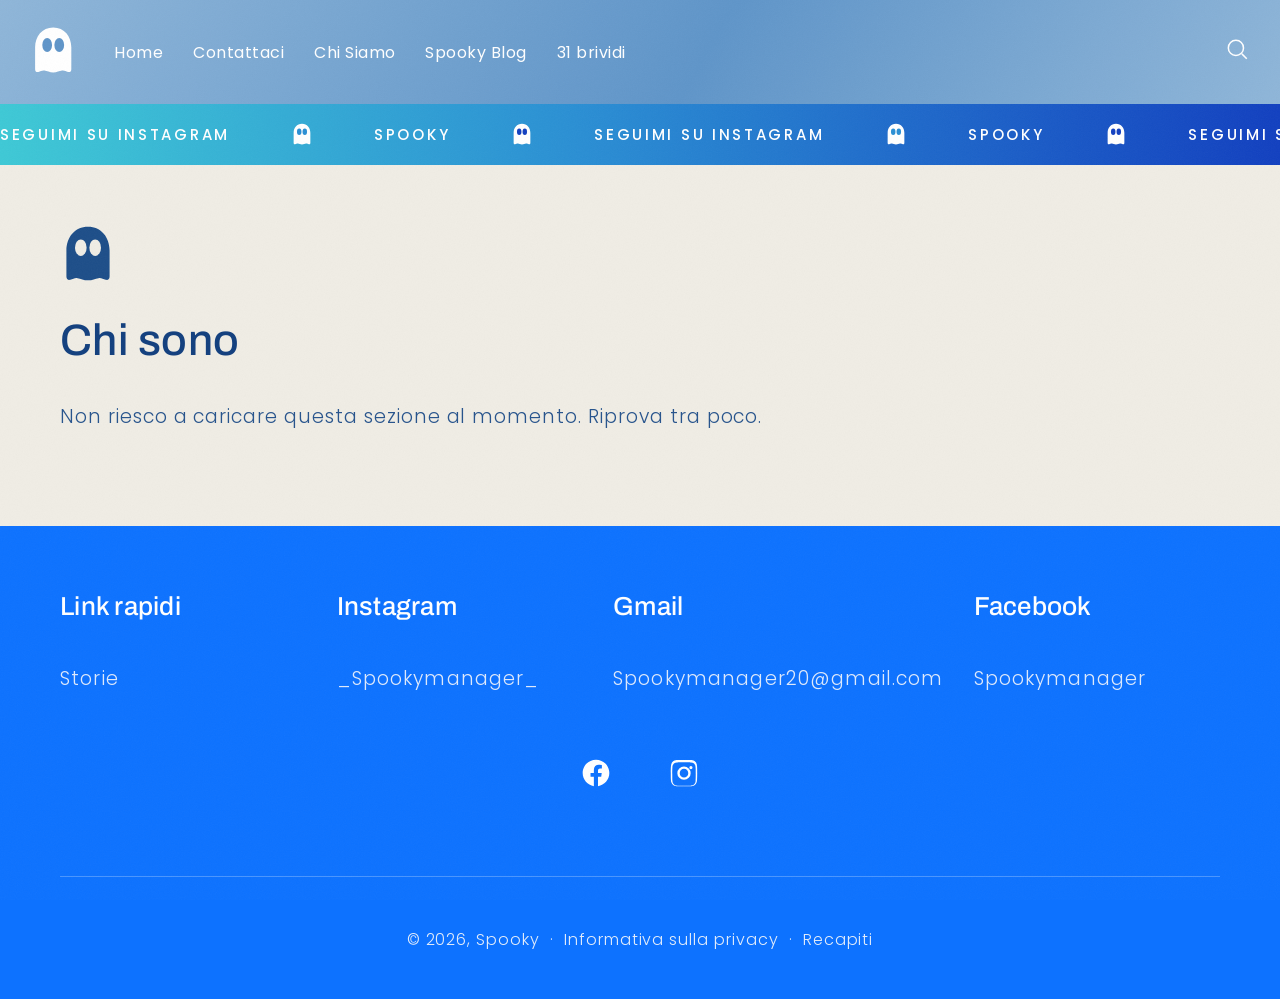
<file: chi-siamo.html>
<!DOCTYPE html>
<html lang="it">
<head>
<meta charset="UTF-8">
<meta name="viewport" content="width=device-width, initial-scale=1.0">
<meta name="description" content="Spooky: storie brevi, racconti e riflessioni di Raffaele. Un racconto nuovo ogni settimana.">
<meta property="og:type" content="website">
<meta property="og:title" content="Chi sono &ndash; Spooky">
<meta property="og:description" content="Spooky: storie brevi, racconti e riflessioni di Raffaele. Un racconto nuovo ogni settimana.">
<meta property="og:image" content="https://raffaele3009-collab.github.io/Spooky-Blog/images/anteprima.jpg">
<meta property="og:url" content="https://raffaele3009-collab.github.io/Spooky-Blog/chi-siamo.html">
<meta name="twitter:card" content="summary_large_image">
<title>Chi Siamo &ndash; Spooky</title>
<link rel="preconnect" href="https://fonts.googleapis.com">
<link rel="preconnect" href="https://fonts.gstatic.com" crossorigin>
<link href="https://fonts.googleapis.com/css2?family=Poppins:wght@300;400;500;600&family=Archivo:wght@400;500;600&display=swap" rel="stylesheet">
<style>
:root{
  --crema:#f0ede5;
  --blu-testo:#26538c;
  --blu-titoli:#1d4e89;
  --blu-scuro-titoli:#123f7e;
  --footer-blu:#0d72ff;
  --hero-teal:#149ab5;
  --badge-offerta:#a9c1e4;
  --header-grad1:#8fb6d9;
  --header-grad2:#5f95c9;
  --btn-blu:#0d6efd;
}
*{margin:0;padding:0;box-sizing:border-box;}
body{
  font-family:'Poppins',sans-serif;
  background:var(--crema);
  color:var(--blu-testo);
  font-weight:300;
  letter-spacing:.06em;
}
h1,h2,h3,.heading{font-family:'Archivo',sans-serif;letter-spacing:.01em;}
header{
  position:sticky;top:0;z-index:100;
  background:linear-gradient(120deg,var(--header-grad1) 0%,var(--header-grad2) 55%,var(--header-grad1) 100%);
  display:flex;align-items:center;justify-content:space-between;
  padding:26px 30px;
}
.hamburger{background:none;border:none;cursor:pointer;display:flex;flex-direction:column;gap:7px;padding:4px;}
.hamburger span{display:block;width:26px;height:1.6px;background:#fff;}
.logo-nav-gruppo{display:flex;align-items:center;}
.logo-link{position:absolute;left:50%;transform:translateX(-50%);}
.logo-ghost{height:52px;display:block;}
.nav-desktop{display:none;}
.header-icons{display:flex;align-items:center;gap:26px;}
.header-icons svg{width:26px;height:26px;stroke:#fff;fill:none;stroke-width:1.4;cursor:pointer;}
.announce{
  background:linear-gradient(90deg,#3ec9d6 0%,#2a8fd4 45%,#1240c0 100%);
  color:#fff;overflow:hidden;white-space:nowrap;
  padding:18px 0;
}
.announce-track{display:inline-flex;align-items:center;gap:60px;animation:scrollLeft 18s linear infinite;}
@keyframes scrollLeft{from{transform:translateX(0);}to{transform:translateX(-50%);}}
.announce-item{display:inline-flex;align-items:center;gap:60px;font-size:15px;font-weight:500;letter-spacing:.18em;text-transform:uppercase;}
.announce-ghost{width:24px;height:24px;}
.hero{
  background:var(--hero-teal);
  position:relative;
  display:flex;flex-direction:column;align-items:center;justify-content:center;
  text-align:center;
  min-height:520px;
  overflow:hidden;
}
.hero-bg{position:absolute;inset:0;width:100%;height:100%;object-fit:contain;object-position:center;}
.hero-content{position:relative;z-index:2;padding:0 20px;}
.hero-eyebrow{color:#e8eef4;font-size:14px;letter-spacing:.28em;text-transform:uppercase;margin-bottom:16px;font-weight:400;}
.hero-title{color:#fff;font-size:44px;font-weight:500;margin-bottom:34px;letter-spacing:.01em;}
.hero-btn{
  display:inline-block;background:var(--btn-blu);color:#fff;
  font-family:'Poppins',sans-serif;font-size:18px;font-weight:400;letter-spacing:.08em;
  padding:18px 48px;border-radius:8px;border:none;cursor:pointer;text-decoration:none;
}
.section{padding:44px 20px;}
.section-title{color:var(--blu-scuro-titoli);font-size:36px;font-weight:500;margin-bottom:8px;}
.page-title{color:var(--blu-scuro-titoli);font-size:44px;font-weight:500;margin-bottom:34px;}
.section-link{color:var(--blu-testo);font-size:16px;text-decoration:underline;text-underline-offset:4px;}
.products{display:grid;grid-template-columns:1fr 1fr;gap:26px 22px;}
.card{display:flex;flex-direction:column;}
.card-img-wrap{position:relative;background:#fff;aspect-ratio:1/1;overflow:hidden;}
.card-img-wrap img{width:100%;height:100%;object-fit:cover;}
.badge{
  position:absolute;left:12px;bottom:14px;
  background:var(--badge-offerta);color:#fff;
  font-size:15px;padding:8px 22px;border-radius:22px;font-weight:300;
}
.card-name{color:var(--blu-titoli);font-size:19px;font-weight:400;margin:20px 0 10px;letter-spacing:.04em;}
.price-old{color:var(--blu-testo);text-decoration:line-through;font-size:18px;display:block;margin-bottom:2px;}
.price-new{color:var(--blu-titoli);font-size:22px;font-weight:400;display:block;margin-bottom:16px;}
.btn-outline{
  border:1.4px solid var(--blu-titoli);color:var(--blu-titoli);background:none;
  font-family:'Poppins',sans-serif;font-size:17px;font-weight:300;letter-spacing:.06em;
  padding:15px 10px;border-radius:8px;cursor:pointer;width:100%;max-width:270px;
}
.qty{
  display:flex;align-items:center;justify-content:space-between;
  border:1.4px solid var(--blu-titoli);border-radius:8px;
  width:100%;max-width:310px;padding:14px 24px;
  color:var(--blu-titoli);font-size:20px;
}
.qty button{background:none;border:none;color:var(--blu-titoli);font-size:22px;cursor:pointer;padding:0 6px;}
.blog-title{color:var(--blu-scuro-titoli);font-size:40px;font-weight:500;margin-bottom:10px;}
.blog-grid{display:grid;grid-template-columns:1fr;gap:22px;}
.blog-card{
  background:radial-gradient(circle at 55% 45%, #1c4f86 0%, #4d8cc4 55%, #7db3de 100%);
  border-radius:14px;color:#fff;
  padding:44px 38px 90px;
  display:block;text-decoration:none;
}
.blog-card h3{font-size:30px;font-weight:500;margin-bottom:22px;line-height:1.25;color:#fff;}
.blog-date{font-size:13px;letter-spacing:.22em;margin-bottom:26px;font-weight:400;}
.blog-excerpt{font-size:19px;line-height:1.85;color:#dce8f2;}
.blog-carousel{display:flex;gap:18px;overflow:hidden;}
.blog-carousel .blog-card{min-width:92%;}
.blog-next-peek{
  background:radial-gradient(circle at 40% 45%, #1c4f86 0%, #4d8cc4 60%, #7db3de 100%);
  border-radius:14px;min-width:4%;
}
.pagination{display:flex;align-items:center;justify-content:center;gap:36px;margin-top:34px;color:var(--blu-titoli);font-size:17px;}
.pagination button{background:none;border:none;color:var(--blu-titoli);font-size:22px;cursor:pointer;}
.chi p{font-size:19px;line-height:2;margin-bottom:30px;}
.chi h3{font-size:20px;font-weight:600;margin-bottom:22px;color:var(--blu-testo);font-family:'Poppins',sans-serif;}
.chi strong{font-weight:600;}
.empty-note{
  border:1.6px dashed var(--badge-offerta);border-radius:14px;
  padding:60px 24px;text-align:center;color:var(--blu-testo);
  font-size:18px;line-height:1.9;margin-top:10px;
}
.newsletter{
  background:radial-gradient(circle at 50% 55%, #123a66 0%, #3a77ad 55%, #7fb0d8 100%);
  text-align:center;color:#fff;
  padding:76px 24px 100px;
}
.newsletter h2{font-size:42px;font-weight:500;margin-bottom:34px;}
.newsletter p{font-size:19px;line-height:1.9;color:#d9e6f1;margin-bottom:40px;}
.newsletter-form{
  display:flex;align-items:center;justify-content:space-between;
  background:var(--footer-blu);
  border:1.4px solid #cfe0ef;border-radius:10px;
  max-width:560px;margin:0 auto;padding:22px 28px;
}
.newsletter-form input{
  background:none;border:none;outline:none;color:#fff;
  font-family:'Poppins',sans-serif;font-size:20px;letter-spacing:.06em;flex:1;
}
.newsletter-form input::placeholder{color:#e4edf5;}
.newsletter-form button{background:none;border:none;color:#fff;font-size:24px;cursor:pointer;}
footer{background:var(--footer-blu);color:#fff;padding:66px 26px 40px;}
.foot-col{margin-bottom:64px;}
.foot-col h3{font-size:26px;font-weight:500;margin-bottom:44px;font-family:'Archivo',sans-serif;}
.foot-col a{color:#dfeafc;font-size:19px;text-decoration:none;letter-spacing:.06em;}
.foot-social{display:flex;gap:44px;margin:14px 0 70px;padding-left:12px;}
.foot-social svg{width:30px;height:30px;fill:#fff;}
.shop-btn{
  display:flex;align-items:center;gap:12px;
  background:#5a31f4;color:#fff;border:none;border-radius:32px;
  font-family:'Poppins',sans-serif;font-size:22px;font-weight:500;
  padding:16px 34px;margin:0 auto 70px;cursor:pointer;
}
.shop-btn svg{width:26px;height:26px;fill:none;stroke:#fff;stroke-width:2;}
.foot-social-center{display:flex;justify-content:center;gap:56px;margin-bottom:80px;}
.foot-social-center svg{width:32px;height:32px;fill:#fff;}
.foot-divider{border-top:1px solid rgba(255,255,255,.25);margin-bottom:44px;}
.foot-legal{text-align:center;color:#e2ecfa;font-size:16px;line-height:2.4;letter-spacing:.06em;}
.foot-legal a{color:#e2ecfa;text-decoration:none;}
.menu-overlay{
  position:fixed;top:0;left:0;bottom:0;z-index:200;
  width:290px;max-width:80vw;
  background:linear-gradient(165deg, #1c4f86 0%, #4d8cc4 65%, #8ab8de 100%);
  box-shadow:10px 0 34px rgba(18,42,80,.35);
  display:flex;flex-direction:column;
  opacity:0;visibility:hidden;transform:translateX(-100%);
  transition:opacity .28s ease, transform .28s ease, visibility .28s ease;
  pointer-events:none;
}
.menu-overlay.open{opacity:1;visibility:visible;transform:translateX(0);pointer-events:auto;}
.menu-backdrop{position:fixed;inset:0;z-index:199;display:none;}
.menu-backdrop.open{display:block;}
.menu-top{display:flex;align-items:center;justify-content:space-between;padding:26px 30px;position:relative;}
.menu-close{background:none;border:none;cursor:pointer;color:#fff;font-size:34px;font-weight:300;line-height:1;}
.menu-links{padding:60px 40px;display:flex;flex-direction:column;gap:52px;flex:1;}
.menu-links a{color:#fff;font-size:26px;text-decoration:none;font-weight:300;letter-spacing:.06em;}
.menu-account{display:flex;align-items:center;gap:20px;padding:0 40px 60px;color:#fff;font-size:22px;}
.menu-account .avatar{width:44px;height:44px;border-radius:50%;background:#fff;color:#2a6bb0;display:flex;align-items:center;justify-content:center;font-weight:500;font-size:20px;}
@media(min-width:900px){
  .products{grid-template-columns:repeat(4,1fr);}
  .blog-grid{grid-template-columns:repeat(3,1fr);}
  .hero-title{font-size:60px;}
  .section{padding:60px 60px;}
  footer{padding:66px 60px 40px;}
  .foot-cols-wrap{display:grid;grid-template-columns:repeat(4,1fr);gap:30px;}
  .hamburger{display:none;}
  .menu-overlay{display:none;}
  .menu-backdrop{display:none;}
  .logo-link{position:static;transform:none;}
  .logo-nav-gruppo{gap:38px;}
  .nav-desktop{display:flex;align-items:center;gap:30px;}
  .nav-desktop a{color:#fff;font-size:16px;text-decoration:none;letter-spacing:.03em;font-weight:400;}
  .nav-desktop a:hover{text-decoration:underline;text-underline-offset:4px;}
}
</style>
<link rel="stylesheet" href="css/spooky-extra.css">
</head>
<body>

<script>
function apriMenuMobile() {
  document.getElementById('menu').classList.add('open');
  document.getElementById('menu-backdrop').classList.add('open');
  document.body.style.overflow = 'hidden';
}
function chiudiMenuMobile() {
  document.getElementById('menu').classList.remove('open');
  document.getElementById('menu-backdrop').classList.remove('open');
  document.body.style.overflow = '';
}
</script>

<div class="menu-backdrop" id="menu-backdrop" onclick="chiudiMenuMobile()"></div>

<div class="menu-overlay" id="menu">
  <div class="menu-top">
    <button class="menu-close" onclick="chiudiMenuMobile()">&#10005;</button>
    <a class="logo-link" href="index.html"><svg class="logo-ghost" style="" viewBox="0 0 100 112" xmlns="http://www.w3.org/2000/svg">
      <path fill="#ffffff" d="M50 3 C26 3 11 22 11 46 L11 93 C11 98 14 100 18 99 C23 98 26 95 31 96 C37 97 42 100 50 100 C58 100 63 97 69 96 C74 95 77 98 82 99 C86 100 89 98 89 93 L89 46 C89 22 74 3 50 3 Z"/>
      <ellipse cx="37" cy="41" rx="10.5" ry="15" fill="#1c4f86"/>
      <ellipse cx="63" cy="41" rx="10.5" ry="15" fill="#1c4f86"/>
    </svg></a>
    <div class="header-icons">
      <svg viewBox="0 0 24 24"><circle cx="11" cy="11" r="7"/><line x1="16.5" y1="16.5" x2="21" y2="21"/></svg>
    </div>
  </div>
  <nav class="menu-links">
    <a href="index.html">Home</a>
    <a href="contattaci.html">Contattaci</a>
    <a href="chi-siamo.html">Chi Siamo</a>
    <a href="spooky-blog.html">Spooky Blog</a>
    <a href="31-brividi.html">31 brividi</a>
  </nav>

</div>

<header>
  <button class="hamburger" onclick="apriMenuMobile()">
    <span></span><span></span><span></span>
  </button>
  <div class="logo-nav-gruppo">
    <a class="logo-link" href="index.html"><svg class="logo-ghost" style="" viewBox="0 0 100 112" xmlns="http://www.w3.org/2000/svg">
      <path fill="#ffffff" d="M50 3 C26 3 11 22 11 46 L11 93 C11 98 14 100 18 99 C23 98 26 95 31 96 C37 97 42 100 50 100 C58 100 63 97 69 96 C74 95 77 98 82 99 C86 100 89 98 89 93 L89 46 C89 22 74 3 50 3 Z"/>
      <ellipse cx="37" cy="41" rx="10.5" ry="15" fill="#5f95c9"/>
      <ellipse cx="63" cy="41" rx="10.5" ry="15" fill="#5f95c9"/>
    </svg></a>
    <nav class="nav-desktop">
      <a href="index.html">Home</a>
      <a href="contattaci.html">Contattaci</a>
      <a href="chi-siamo.html">Chi Siamo</a>
      <a href="spooky-blog.html">Spooky Blog</a>
      <a href="31-brividi.html">31 brividi</a>
    </nav>
  </div>
  <div class="header-icons">
    <a href="spooky-blog.html?cerca=aperta" aria-label="Cerca"><svg viewBox="0 0 24 24"><circle cx="11" cy="11" r="7"/><line x1="16.5" y1="16.5" x2="21" y2="21"/></svg></a>
  </div>
</header>

<div class="announce">
  <div class="announce-track announce-js">
    <span class="announce-item">
      SEGUIMI SU INSTAGRAM
      <svg class="announce-ghost" style="" viewBox="0 0 100 112" xmlns="http://www.w3.org/2000/svg">
      <path fill="#ffffff" d="M50 3 C26 3 11 22 11 46 L11 93 C11 98 14 100 18 99 C23 98 26 95 31 96 C37 97 42 100 50 100 C58 100 63 97 69 96 C74 95 77 98 82 99 C86 100 89 98 89 93 L89 46 C89 22 74 3 50 3 Z"/>
      <ellipse cx="37" cy="41" rx="10.5" ry="15" fill="#2a8fd4"/>
      <ellipse cx="63" cy="41" rx="10.5" ry="15" fill="#2a8fd4"/>
    </svg>
      SPOOKY
      <svg class="announce-ghost" style="" viewBox="0 0 100 112" xmlns="http://www.w3.org/2000/svg">
      <path fill="#ffffff" d="M50 3 C26 3 11 22 11 46 L11 93 C11 98 14 100 18 99 C23 98 26 95 31 96 C37 97 42 100 50 100 C58 100 63 97 69 96 C74 95 77 98 82 99 C86 100 89 98 89 93 L89 46 C89 22 74 3 50 3 Z"/>
      <ellipse cx="37" cy="41" rx="10.5" ry="15" fill="#1240c0"/>
      <ellipse cx="63" cy="41" rx="10.5" ry="15" fill="#1240c0"/>
    </svg>
    </span>
  </div>
</div>


<section class="section chi">
  <svg width="56" height="62" viewBox="0 0 100 112" xmlns="http://www.w3.org/2000/svg" aria-hidden="true" style="margin-bottom:22px;">
    <path fill="#1d4e89" d="M50 3 C26 3 11 22 11 46 L11 93 C11 98 14 100 18 99 C23 98 26 95 31 96 C37 97 42 100 50 100 C58 100 63 97 69 96 C74 95 77 98 82 99 C86 100 89 98 89 93 L89 46 C89 22 74 3 50 3 Z"/>
    <ellipse cx="37" cy="41" rx="10.5" ry="15" fill="#f0ede5"/>
    <ellipse cx="63" cy="41" rx="10.5" ry="15" fill="#f0ede5"/>
  </svg>
  <h2 class="page-title">Chi sono</h2>

  <div id="chi-sono-contenuto">
    <p>Caricamento...</p>
  </div>

</section>

<script>
(async function caricaChiSono() {
  const BACKEND_URL = "https://spooky-backend-trtr.onrender.com";
  const contenitore = document.getElementById("chi-sono-contenuto");
  try {
    const risposta = await fetch(`${BACKEND_URL}/api/pagina/chi-siamo`);
    if (!risposta.ok) throw new Error("Pagina non trovata (" + risposta.status + ")");
    const dati = await risposta.json();
    contenitore.innerHTML = dati.contenuto;
  } catch (errore) {
    contenitore.innerHTML = '<p>Non riesco a caricare questa sezione al momento. Riprova tra poco.</p>';
    console.error("Errore caricamento Chi sono:", errore);
  }
})();
</script>



<footer>
  <div class="foot-cols-wrap">
    <div class="foot-col"><h3>Link rapidi</h3><a href="spooky-blog.html">Storie</a></div>
    <div class="foot-col"><h3>Instagram</h3><a href="https://www.instagram.com/_spookymanager_/" target="_blank" rel="noopener">_Spookymanager_</a></div>
    <div class="foot-col"><h3>Gmail</h3><a href="https://mail.google.com/mail/?view=cm&fs=1&to=Spookymanager20@gmail.com" target="_blank" rel="noopener" data-email-gmail>Spookymanager20@gmail.com</a></div>
    <div class="foot-col"><h3>Facebook</h3><a href="https://www.facebook.com/profile.php?id=61589471631251" target="_blank" rel="noopener">Spookymanager</a></div>
  </div>
  <div class="foot-social-center">
    <a href="https://www.facebook.com/profile.php?id=61589471631251" target="_blank" rel="noopener" aria-label="Facebook"><svg fill="#fff" viewBox="0 0 24 24"><path d="M12 2C6.5 2 2 6.5 2 12c0 5 3.7 9.1 8.4 9.9v-7H7.9V12h2.5V9.8c0-2.5 1.5-3.9 3.8-3.9 1.1 0 2.2.2 2.2.2v2.5h-1.3c-1.2 0-1.6.8-1.6 1.6V12h2.8l-.4 2.9h-2.4v7C18.3 21.1 22 17 22 12c0-5.5-4.5-10-10-10z"/></svg></a>
    <a href="https://www.instagram.com/_spookymanager_/" target="_blank" rel="noopener" aria-label="Instagram"><svg fill="#fff" viewBox="0 0 24 24"><path d="M12 2.2c3.2 0 3.6 0 4.9.1 1.2.1 1.8.2 2.2.4.6.2 1 .5 1.4.9.4.4.7.8.9 1.4.2.4.4 1 .4 2.2.1 1.3.1 1.7.1 4.9s0 3.6-.1 4.9c-.1 1.2-.2 1.8-.4 2.2-.2.6-.5 1-.9 1.4-.4.4-.8.7-1.4.9-.4.2-1 .4-2.2.4-1.3.1-1.7.1-4.9.1s-3.6 0-4.9-.1c-1.2-.1-1.8-.2-2.2-.4-.6-.2-1-.5-1.4-.9-.4-.4-.7-.8-.9-1.4-.2-.4-.4-1-.4-2.2-.1-1.3-.1-1.7-.1-4.9s0-3.6.1-4.9c.1-1.2.2-1.8.4-2.2.2-.6.5-1 .9-1.4.4-.4.8-.7 1.4-.9.4-.2 1-.4 2.2-.4 1.3-.1 1.7-.1 4.9-.1zm0 1.8c-3.1 0-3.5 0-4.8.1-1.1.1-1.5.2-1.8.3-.5.2-.8.4-1.1.7-.3.3-.5.6-.7 1.1-.1.3-.3.7-.3 1.8-.1 1.3-.1 1.6-.1 4.8s0 3.5.1 4.8c.1 1.1.2 1.5.3 1.8.2.5.4.8.7 1.1.3.3.6.5 1.1.7.3.1.7.3 1.8.3 1.3.1 1.6.1 4.8.1s3.5 0 4.8-.1c1.1-.1 1.5-.2 1.8-.3.5-.2.8-.4 1.1-.7.3-.3.5-.6.7-1.1.1-.3.3-.7.3-1.8.1-1.3.1-1.6.1-4.8s0-3.5-.1-4.8c-.1-1.1-.2-1.5-.3-1.8-.2-.5-.4-.8-.7-1.1-.3-.3-.6-.5-1.1-.7-.3-.1-.7-.3-1.8-.3-1.3-.1-1.6-.1-4.8-.1zm0 3.1a5 5 0 1 1 0 10 5 5 0 0 1 0-10zm0 1.8a3.2 3.2 0 1 0 0 6.4 3.2 3.2 0 0 0 0-6.4zm5.2-2.2a1.2 1.2 0 1 1 0 2.4 1.2 1.2 0 0 1 0-2.4z"/></svg></a>
  </div>
  <div class="foot-divider"></div>
  <div class="foot-legal">
    &copy; 2026, Spooky &nbsp;&middot;&nbsp; <a href="#">Informativa sulla privacy</a> &nbsp;&middot;&nbsp; <a href="contattaci.html">Recapiti</a>
  </div>
</footer>
<script>
document.querySelectorAll('.announce-js').forEach(function(t){t.innerHTML+=t.innerHTML;t.innerHTML+=t.innerHTML;});
</script>
<script>
// Su telefono, i link email aprono direttamente l'app di posta (mailto)
// invece della pagina web di Gmail, che spesso chiede l'accesso ogni volta.
if (/Android|iPhone|iPad|iPod/i.test(navigator.userAgent)) {
  document.querySelectorAll('a[data-email-gmail]').forEach(function (a) {
    var oggetto = a.getAttribute('data-email-subject');
    a.href = 'mailto:Spookymanager20@gmail.com' + (oggetto ? '?subject=' + oggetto : '');
    a.removeAttribute('target');
  });
}
</script>

<script src="js/spooky-extra.js" defer></script>
</body>
</html>
</file>
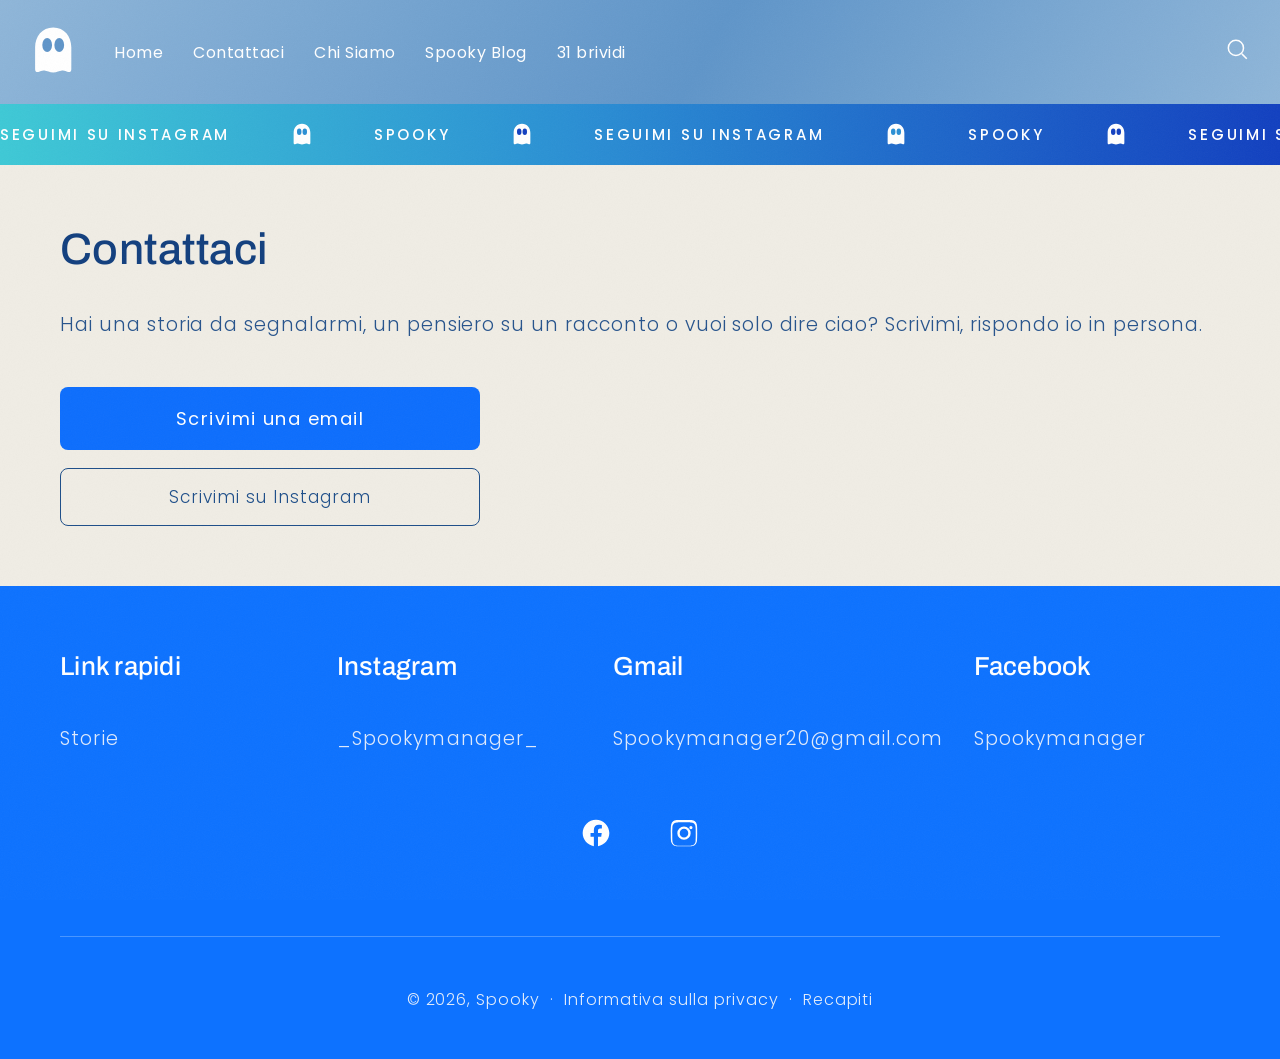
<file: contattaci.html>
<!DOCTYPE html>
<html lang="it">
<head>
<meta charset="UTF-8">
<meta name="viewport" content="width=device-width, initial-scale=1.0">
<meta name="description" content="Spooky: storie brevi, racconti e riflessioni di Raffaele. Un racconto nuovo ogni settimana.">
<meta property="og:type" content="website">
<meta property="og:title" content="Contattaci &ndash; Spooky">
<meta property="og:description" content="Spooky: storie brevi, racconti e riflessioni di Raffaele. Un racconto nuovo ogni settimana.">
<meta property="og:image" content="https://raffaele3009-collab.github.io/Spooky-Blog/images/anteprima.jpg">
<meta property="og:url" content="https://raffaele3009-collab.github.io/Spooky-Blog/contattaci.html">
<meta name="twitter:card" content="summary_large_image">
<title>Contattaci &ndash; Spooky</title>
<link rel="preconnect" href="https://fonts.googleapis.com">
<link rel="preconnect" href="https://fonts.gstatic.com" crossorigin>
<link href="https://fonts.googleapis.com/css2?family=Poppins:wght@300;400;500;600&family=Archivo:wght@400;500;600&display=swap" rel="stylesheet">
<style>
:root{
  --crema:#f0ede5;
  --blu-testo:#26538c;
  --blu-titoli:#1d4e89;
  --blu-scuro-titoli:#123f7e;
  --footer-blu:#0d72ff;
  --hero-teal:#149ab5;
  --badge-offerta:#a9c1e4;
  --header-grad1:#8fb6d9;
  --header-grad2:#5f95c9;
  --btn-blu:#0d6efd;
}
*{margin:0;padding:0;box-sizing:border-box;}
body{
  font-family:'Poppins',sans-serif;
  background:var(--crema);
  color:var(--blu-testo);
  font-weight:300;
  letter-spacing:.06em;
}
h1,h2,h3,.heading{font-family:'Archivo',sans-serif;letter-spacing:.01em;}
header{
  position:sticky;top:0;z-index:100;
  background:linear-gradient(120deg,var(--header-grad1) 0%,var(--header-grad2) 55%,var(--header-grad1) 100%);
  display:flex;align-items:center;justify-content:space-between;
  padding:26px 30px;
}
.hamburger{background:none;border:none;cursor:pointer;display:flex;flex-direction:column;gap:7px;padding:4px;}
.hamburger span{display:block;width:26px;height:1.6px;background:#fff;}
.logo-nav-gruppo{display:flex;align-items:center;}
.logo-link{position:absolute;left:50%;transform:translateX(-50%);}
.logo-ghost{height:52px;display:block;}
.nav-desktop{display:none;}
.header-icons{display:flex;align-items:center;gap:26px;}
.header-icons svg{width:26px;height:26px;stroke:#fff;fill:none;stroke-width:1.4;cursor:pointer;}
.announce{
  background:linear-gradient(90deg,#3ec9d6 0%,#2a8fd4 45%,#1240c0 100%);
  color:#fff;overflow:hidden;white-space:nowrap;
  padding:18px 0;
}
.announce-track{display:inline-flex;align-items:center;gap:60px;animation:scrollLeft 18s linear infinite;}
@keyframes scrollLeft{from{transform:translateX(0);}to{transform:translateX(-50%);}}
.announce-item{display:inline-flex;align-items:center;gap:60px;font-size:15px;font-weight:500;letter-spacing:.18em;text-transform:uppercase;}
.announce-ghost{width:24px;height:24px;}
.hero{
  background:var(--hero-teal);
  position:relative;
  display:flex;flex-direction:column;align-items:center;justify-content:center;
  text-align:center;
  min-height:520px;
  overflow:hidden;
}
.hero-bg{position:absolute;inset:0;width:100%;height:100%;object-fit:contain;object-position:center;}
.hero-content{position:relative;z-index:2;padding:0 20px;}
.hero-eyebrow{color:#e8eef4;font-size:14px;letter-spacing:.28em;text-transform:uppercase;margin-bottom:16px;font-weight:400;}
.hero-title{color:#fff;font-size:44px;font-weight:500;margin-bottom:34px;letter-spacing:.01em;}
.hero-btn{
  display:inline-block;background:var(--btn-blu);color:#fff;
  font-family:'Poppins',sans-serif;font-size:18px;font-weight:400;letter-spacing:.08em;
  padding:18px 48px;border-radius:8px;border:none;cursor:pointer;text-decoration:none;
}
.section{padding:44px 20px;}
.section-title{color:var(--blu-scuro-titoli);font-size:36px;font-weight:500;margin-bottom:8px;}
.page-title{color:var(--blu-scuro-titoli);font-size:44px;font-weight:500;margin-bottom:34px;}
.section-link{color:var(--blu-testo);font-size:16px;text-decoration:underline;text-underline-offset:4px;}
.products{display:grid;grid-template-columns:1fr 1fr;gap:26px 22px;}
.card{display:flex;flex-direction:column;}
.card-img-wrap{position:relative;background:#fff;aspect-ratio:1/1;overflow:hidden;}
.card-img-wrap img{width:100%;height:100%;object-fit:cover;}
.badge{
  position:absolute;left:12px;bottom:14px;
  background:var(--badge-offerta);color:#fff;
  font-size:15px;padding:8px 22px;border-radius:22px;font-weight:300;
}
.card-name{color:var(--blu-titoli);font-size:19px;font-weight:400;margin:20px 0 10px;letter-spacing:.04em;}
.price-old{color:var(--blu-testo);text-decoration:line-through;font-size:18px;display:block;margin-bottom:2px;}
.price-new{color:var(--blu-titoli);font-size:22px;font-weight:400;display:block;margin-bottom:16px;}
.btn-outline{
  border:1.4px solid var(--blu-titoli);color:var(--blu-titoli);background:none;
  font-family:'Poppins',sans-serif;font-size:17px;font-weight:300;letter-spacing:.06em;
  padding:15px 10px;border-radius:8px;cursor:pointer;width:100%;max-width:270px;
}
.qty{
  display:flex;align-items:center;justify-content:space-between;
  border:1.4px solid var(--blu-titoli);border-radius:8px;
  width:100%;max-width:310px;padding:14px 24px;
  color:var(--blu-titoli);font-size:20px;
}
.qty button{background:none;border:none;color:var(--blu-titoli);font-size:22px;cursor:pointer;padding:0 6px;}
.blog-title{color:var(--blu-scuro-titoli);font-size:40px;font-weight:500;margin-bottom:10px;}
.blog-grid{display:grid;grid-template-columns:1fr;gap:22px;}
.blog-card{
  background:radial-gradient(circle at 55% 45%, #1c4f86 0%, #4d8cc4 55%, #7db3de 100%);
  border-radius:14px;color:#fff;
  padding:44px 38px 90px;
  display:block;text-decoration:none;
}
.blog-card h3{font-size:30px;font-weight:500;margin-bottom:22px;line-height:1.25;color:#fff;}
.blog-date{font-size:13px;letter-spacing:.22em;margin-bottom:26px;font-weight:400;}
.blog-excerpt{font-size:19px;line-height:1.85;color:#dce8f2;}
.blog-carousel{display:flex;gap:18px;overflow:hidden;}
.blog-carousel .blog-card{min-width:92%;}
.blog-next-peek{
  background:radial-gradient(circle at 40% 45%, #1c4f86 0%, #4d8cc4 60%, #7db3de 100%);
  border-radius:14px;min-width:4%;
}
.pagination{display:flex;align-items:center;justify-content:center;gap:36px;margin-top:34px;color:var(--blu-titoli);font-size:17px;}
.pagination button{background:none;border:none;color:var(--blu-titoli);font-size:22px;cursor:pointer;}
.chi p{font-size:19px;line-height:2;margin-bottom:30px;}
.chi h3{font-size:20px;font-weight:600;margin-bottom:22px;color:var(--blu-testo);font-family:'Poppins',sans-serif;}
.chi strong{font-weight:600;}
.empty-note{
  border:1.6px dashed var(--badge-offerta);border-radius:14px;
  padding:60px 24px;text-align:center;color:var(--blu-testo);
  font-size:18px;line-height:1.9;margin-top:10px;
}
.newsletter{
  background:radial-gradient(circle at 50% 55%, #123a66 0%, #3a77ad 55%, #7fb0d8 100%);
  text-align:center;color:#fff;
  padding:76px 24px 100px;
}
.newsletter h2{font-size:42px;font-weight:500;margin-bottom:34px;}
.newsletter p{font-size:19px;line-height:1.9;color:#d9e6f1;margin-bottom:40px;}
.newsletter-form{
  display:flex;align-items:center;justify-content:space-between;
  background:var(--footer-blu);
  border:1.4px solid #cfe0ef;border-radius:10px;
  max-width:560px;margin:0 auto;padding:22px 28px;
}
.newsletter-form input{
  background:none;border:none;outline:none;color:#fff;
  font-family:'Poppins',sans-serif;font-size:20px;letter-spacing:.06em;flex:1;
}
.newsletter-form input::placeholder{color:#e4edf5;}
.newsletter-form button{background:none;border:none;color:#fff;font-size:24px;cursor:pointer;}
footer{background:var(--footer-blu);color:#fff;padding:66px 26px 40px;}
.foot-col{margin-bottom:64px;}
.foot-col h3{font-size:26px;font-weight:500;margin-bottom:44px;font-family:'Archivo',sans-serif;}
.foot-col a{color:#dfeafc;font-size:19px;text-decoration:none;letter-spacing:.06em;}
.foot-social{display:flex;gap:44px;margin:14px 0 70px;padding-left:12px;}
.foot-social svg{width:30px;height:30px;fill:#fff;}
.shop-btn{
  display:flex;align-items:center;gap:12px;
  background:#5a31f4;color:#fff;border:none;border-radius:32px;
  font-family:'Poppins',sans-serif;font-size:22px;font-weight:500;
  padding:16px 34px;margin:0 auto 70px;cursor:pointer;
}
.shop-btn svg{width:26px;height:26px;fill:none;stroke:#fff;stroke-width:2;}
.foot-social-center{display:flex;justify-content:center;gap:56px;margin-bottom:80px;}
.foot-social-center svg{width:32px;height:32px;fill:#fff;}
.foot-divider{border-top:1px solid rgba(255,255,255,.25);margin-bottom:44px;}
.foot-legal{text-align:center;color:#e2ecfa;font-size:16px;line-height:2.4;letter-spacing:.06em;}
.foot-legal a{color:#e2ecfa;text-decoration:none;}
.menu-overlay{
  position:fixed;top:0;left:0;bottom:0;z-index:200;
  width:290px;max-width:80vw;
  background:linear-gradient(165deg, #1c4f86 0%, #4d8cc4 65%, #8ab8de 100%);
  box-shadow:10px 0 34px rgba(18,42,80,.35);
  display:flex;flex-direction:column;
  opacity:0;visibility:hidden;transform:translateX(-100%);
  transition:opacity .28s ease, transform .28s ease, visibility .28s ease;
  pointer-events:none;
}
.menu-overlay.open{opacity:1;visibility:visible;transform:translateX(0);pointer-events:auto;}
.menu-backdrop{position:fixed;inset:0;z-index:199;display:none;}
.menu-backdrop.open{display:block;}
.menu-top{display:flex;align-items:center;justify-content:space-between;padding:26px 30px;position:relative;}
.menu-close{background:none;border:none;cursor:pointer;color:#fff;font-size:34px;font-weight:300;line-height:1;}
.menu-links{padding:60px 40px;display:flex;flex-direction:column;gap:52px;flex:1;}
.menu-links a{color:#fff;font-size:26px;text-decoration:none;font-weight:300;letter-spacing:.06em;}
.menu-account{display:flex;align-items:center;gap:20px;padding:0 40px 60px;color:#fff;font-size:22px;}
.menu-account .avatar{width:44px;height:44px;border-radius:50%;background:#fff;color:#2a6bb0;display:flex;align-items:center;justify-content:center;font-weight:500;font-size:20px;}
@media(min-width:900px){
  .products{grid-template-columns:repeat(4,1fr);}
  .blog-grid{grid-template-columns:repeat(3,1fr);}
  .hero-title{font-size:60px;}
  .section{padding:60px 60px;}
  footer{padding:66px 60px 40px;}
  .foot-cols-wrap{display:grid;grid-template-columns:repeat(4,1fr);gap:30px;}
  .hamburger{display:none;}
  .menu-overlay{display:none;}
  .menu-backdrop{display:none;}
  .logo-link{position:static;transform:none;}
  .logo-nav-gruppo{gap:38px;}
  .nav-desktop{display:flex;align-items:center;gap:30px;}
  .nav-desktop a{color:#fff;font-size:16px;text-decoration:none;letter-spacing:.03em;font-weight:400;}
  .nav-desktop a:hover{text-decoration:underline;text-underline-offset:4px;}
}
</style>
<link rel="stylesheet" href="css/spooky-extra.css">
</head>
<body>

<script>
function apriMenuMobile() {
  document.getElementById('menu').classList.add('open');
  document.getElementById('menu-backdrop').classList.add('open');
  document.body.style.overflow = 'hidden';
}
function chiudiMenuMobile() {
  document.getElementById('menu').classList.remove('open');
  document.getElementById('menu-backdrop').classList.remove('open');
  document.body.style.overflow = '';
}
</script>

<div class="menu-backdrop" id="menu-backdrop" onclick="chiudiMenuMobile()"></div>

<div class="menu-overlay" id="menu">
  <div class="menu-top">
    <button class="menu-close" onclick="chiudiMenuMobile()">&#10005;</button>
    <a class="logo-link" href="index.html"><svg class="logo-ghost" style="" viewBox="0 0 100 112" xmlns="http://www.w3.org/2000/svg">
      <path fill="#ffffff" d="M50 3 C26 3 11 22 11 46 L11 93 C11 98 14 100 18 99 C23 98 26 95 31 96 C37 97 42 100 50 100 C58 100 63 97 69 96 C74 95 77 98 82 99 C86 100 89 98 89 93 L89 46 C89 22 74 3 50 3 Z"/>
      <ellipse cx="37" cy="41" rx="10.5" ry="15" fill="#1c4f86"/>
      <ellipse cx="63" cy="41" rx="10.5" ry="15" fill="#1c4f86"/>
    </svg></a>
    <div class="header-icons">
      <svg viewBox="0 0 24 24"><circle cx="11" cy="11" r="7"/><line x1="16.5" y1="16.5" x2="21" y2="21"/></svg>
    </div>
  </div>
  <nav class="menu-links">
    <a href="index.html">Home</a>
    <a href="contattaci.html">Contattaci</a>
    <a href="chi-siamo.html">Chi Siamo</a>
    <a href="spooky-blog.html">Spooky Blog</a>
    <a href="31-brividi.html">31 brividi</a>
  </nav>

</div>

<header>
  <button class="hamburger" onclick="apriMenuMobile()">
    <span></span><span></span><span></span>
  </button>
  <div class="logo-nav-gruppo">
    <a class="logo-link" href="index.html"><svg class="logo-ghost" style="" viewBox="0 0 100 112" xmlns="http://www.w3.org/2000/svg">
      <path fill="#ffffff" d="M50 3 C26 3 11 22 11 46 L11 93 C11 98 14 100 18 99 C23 98 26 95 31 96 C37 97 42 100 50 100 C58 100 63 97 69 96 C74 95 77 98 82 99 C86 100 89 98 89 93 L89 46 C89 22 74 3 50 3 Z"/>
      <ellipse cx="37" cy="41" rx="10.5" ry="15" fill="#5f95c9"/>
      <ellipse cx="63" cy="41" rx="10.5" ry="15" fill="#5f95c9"/>
    </svg></a>
    <nav class="nav-desktop">
      <a href="index.html">Home</a>
      <a href="contattaci.html">Contattaci</a>
      <a href="chi-siamo.html">Chi Siamo</a>
      <a href="spooky-blog.html">Spooky Blog</a>
      <a href="31-brividi.html">31 brividi</a>
    </nav>
  </div>
  <div class="header-icons">
    <a href="spooky-blog.html?cerca=aperta" aria-label="Cerca"><svg viewBox="0 0 24 24"><circle cx="11" cy="11" r="7"/><line x1="16.5" y1="16.5" x2="21" y2="21"/></svg></a>
  </div>
</header>

<div class="announce">
  <div class="announce-track announce-js">
    <span class="announce-item">
      SEGUIMI SU INSTAGRAM
      <svg class="announce-ghost" style="" viewBox="0 0 100 112" xmlns="http://www.w3.org/2000/svg">
      <path fill="#ffffff" d="M50 3 C26 3 11 22 11 46 L11 93 C11 98 14 100 18 99 C23 98 26 95 31 96 C37 97 42 100 50 100 C58 100 63 97 69 96 C74 95 77 98 82 99 C86 100 89 98 89 93 L89 46 C89 22 74 3 50 3 Z"/>
      <ellipse cx="37" cy="41" rx="10.5" ry="15" fill="#2a8fd4"/>
      <ellipse cx="63" cy="41" rx="10.5" ry="15" fill="#2a8fd4"/>
    </svg>
      SPOOKY
      <svg class="announce-ghost" style="" viewBox="0 0 100 112" xmlns="http://www.w3.org/2000/svg">
      <path fill="#ffffff" d="M50 3 C26 3 11 22 11 46 L11 93 C11 98 14 100 18 99 C23 98 26 95 31 96 C37 97 42 100 50 100 C58 100 63 97 69 96 C74 95 77 98 82 99 C86 100 89 98 89 93 L89 46 C89 22 74 3 50 3 Z"/>
      <ellipse cx="37" cy="41" rx="10.5" ry="15" fill="#1240c0"/>
      <ellipse cx="63" cy="41" rx="10.5" ry="15" fill="#1240c0"/>
    </svg>
    </span>
  </div>
</div>


<section class="section">
  <h2 class="page-title">Contattaci</h2>
  <p style="font-size:19px;line-height:1.9;margin-bottom:44px;">Hai una storia da segnalarmi, un pensiero su un racconto o vuoi solo dire ciao? Scrivimi, rispondo io in persona.</p>

  <div style="display:flex;flex-direction:column;gap:18px;max-width:420px;">
    <a href="https://mail.google.com/mail/?view=cm&fs=1&to=Spookymanager20@gmail.com&su=Scrivo%20da%20Spooky" target="_blank" rel="noopener" data-email-gmail data-email-subject="Scrivo%20da%20Spooky" class="hero-btn" style="width:auto;text-align:center;">Scrivimi una email</a>
    <a href="https://www.instagram.com/_spookymanager_/" target="_blank" rel="noopener" class="btn-outline" style="width:auto;max-width:none;text-align:center;text-decoration:none;">Scrivimi su Instagram</a>
  </div>
</section>



<footer>
  <div class="foot-cols-wrap">
    <div class="foot-col"><h3>Link rapidi</h3><a href="spooky-blog.html">Storie</a></div>
    <div class="foot-col"><h3>Instagram</h3><a href="https://www.instagram.com/_spookymanager_/" target="_blank" rel="noopener">_Spookymanager_</a></div>
    <div class="foot-col"><h3>Gmail</h3><a href="https://mail.google.com/mail/?view=cm&fs=1&to=Spookymanager20@gmail.com" target="_blank" rel="noopener" data-email-gmail>Spookymanager20@gmail.com</a></div>
    <div class="foot-col"><h3>Facebook</h3><a href="https://www.facebook.com/profile.php?id=61589471631251" target="_blank" rel="noopener">Spookymanager</a></div>
  </div>
  <div class="foot-social-center">
    <a href="https://www.facebook.com/profile.php?id=61589471631251" target="_blank" rel="noopener" aria-label="Facebook"><svg fill="#fff" viewBox="0 0 24 24"><path d="M12 2C6.5 2 2 6.5 2 12c0 5 3.7 9.1 8.4 9.9v-7H7.9V12h2.5V9.8c0-2.5 1.5-3.9 3.8-3.9 1.1 0 2.2.2 2.2.2v2.5h-1.3c-1.2 0-1.6.8-1.6 1.6V12h2.8l-.4 2.9h-2.4v7C18.3 21.1 22 17 22 12c0-5.5-4.5-10-10-10z"/></svg></a>
    <a href="https://www.instagram.com/_spookymanager_/" target="_blank" rel="noopener" aria-label="Instagram"><svg fill="#fff" viewBox="0 0 24 24"><path d="M12 2.2c3.2 0 3.6 0 4.9.1 1.2.1 1.8.2 2.2.4.6.2 1 .5 1.4.9.4.4.7.8.9 1.4.2.4.4 1 .4 2.2.1 1.3.1 1.7.1 4.9s0 3.6-.1 4.9c-.1 1.2-.2 1.8-.4 2.2-.2.6-.5 1-.9 1.4-.4.4-.8.7-1.4.9-.4.2-1 .4-2.2.4-1.3.1-1.7.1-4.9.1s-3.6 0-4.9-.1c-1.2-.1-1.8-.2-2.2-.4-.6-.2-1-.5-1.4-.9-.4-.4-.7-.8-.9-1.4-.2-.4-.4-1-.4-2.2-.1-1.3-.1-1.7-.1-4.9s0-3.6.1-4.9c.1-1.2.2-1.8.4-2.2.2-.6.5-1 .9-1.4.4-.4.8-.7 1.4-.9.4-.2 1-.4 2.2-.4 1.3-.1 1.7-.1 4.9-.1zm0 1.8c-3.1 0-3.5 0-4.8.1-1.1.1-1.5.2-1.8.3-.5.2-.8.4-1.1.7-.3.3-.5.6-.7 1.1-.1.3-.3.7-.3 1.8-.1 1.3-.1 1.6-.1 4.8s0 3.5.1 4.8c.1 1.1.2 1.5.3 1.8.2.5.4.8.7 1.1.3.3.6.5 1.1.7.3.1.7.3 1.8.3 1.3.1 1.6.1 4.8.1s3.5 0 4.8-.1c1.1-.1 1.5-.2 1.8-.3.5-.2.8-.4 1.1-.7.3-.3.5-.6.7-1.1.1-.3.3-.7.3-1.8.1-1.3.1-1.6.1-4.8s0-3.5-.1-4.8c-.1-1.1-.2-1.5-.3-1.8-.2-.5-.4-.8-.7-1.1-.3-.3-.6-.5-1.1-.7-.3-.1-.7-.3-1.8-.3-1.3-.1-1.6-.1-4.8-.1zm0 3.1a5 5 0 1 1 0 10 5 5 0 0 1 0-10zm0 1.8a3.2 3.2 0 1 0 0 6.4 3.2 3.2 0 0 0 0-6.4zm5.2-2.2a1.2 1.2 0 1 1 0 2.4 1.2 1.2 0 0 1 0-2.4z"/></svg></a>
  </div>
  <div class="foot-divider"></div>
  <div class="foot-legal">
    &copy; 2026, Spooky &nbsp;&middot;&nbsp; <a href="#">Informativa sulla privacy</a> &nbsp;&middot;&nbsp; <a href="contattaci.html">Recapiti</a>
  </div>
</footer>
<script>
document.querySelectorAll('.announce-js').forEach(function(t){t.innerHTML+=t.innerHTML;t.innerHTML+=t.innerHTML;});
</script>
<script>
// Su telefono, i link email aprono direttamente l'app di posta (mailto)
// invece della pagina web di Gmail, che spesso chiede l'accesso ogni volta.
if (/Android|iPhone|iPad|iPod/i.test(navigator.userAgent)) {
  document.querySelectorAll('a[data-email-gmail]').forEach(function (a) {
    var oggetto = a.getAttribute('data-email-subject');
    a.href = 'mailto:Spookymanager20@gmail.com' + (oggetto ? '?subject=' + oggetto : '');
    a.removeAttribute('target');
  });
}
</script>

<script src="js/spooky-extra.js" defer></script>
</body>
</html>
</file>
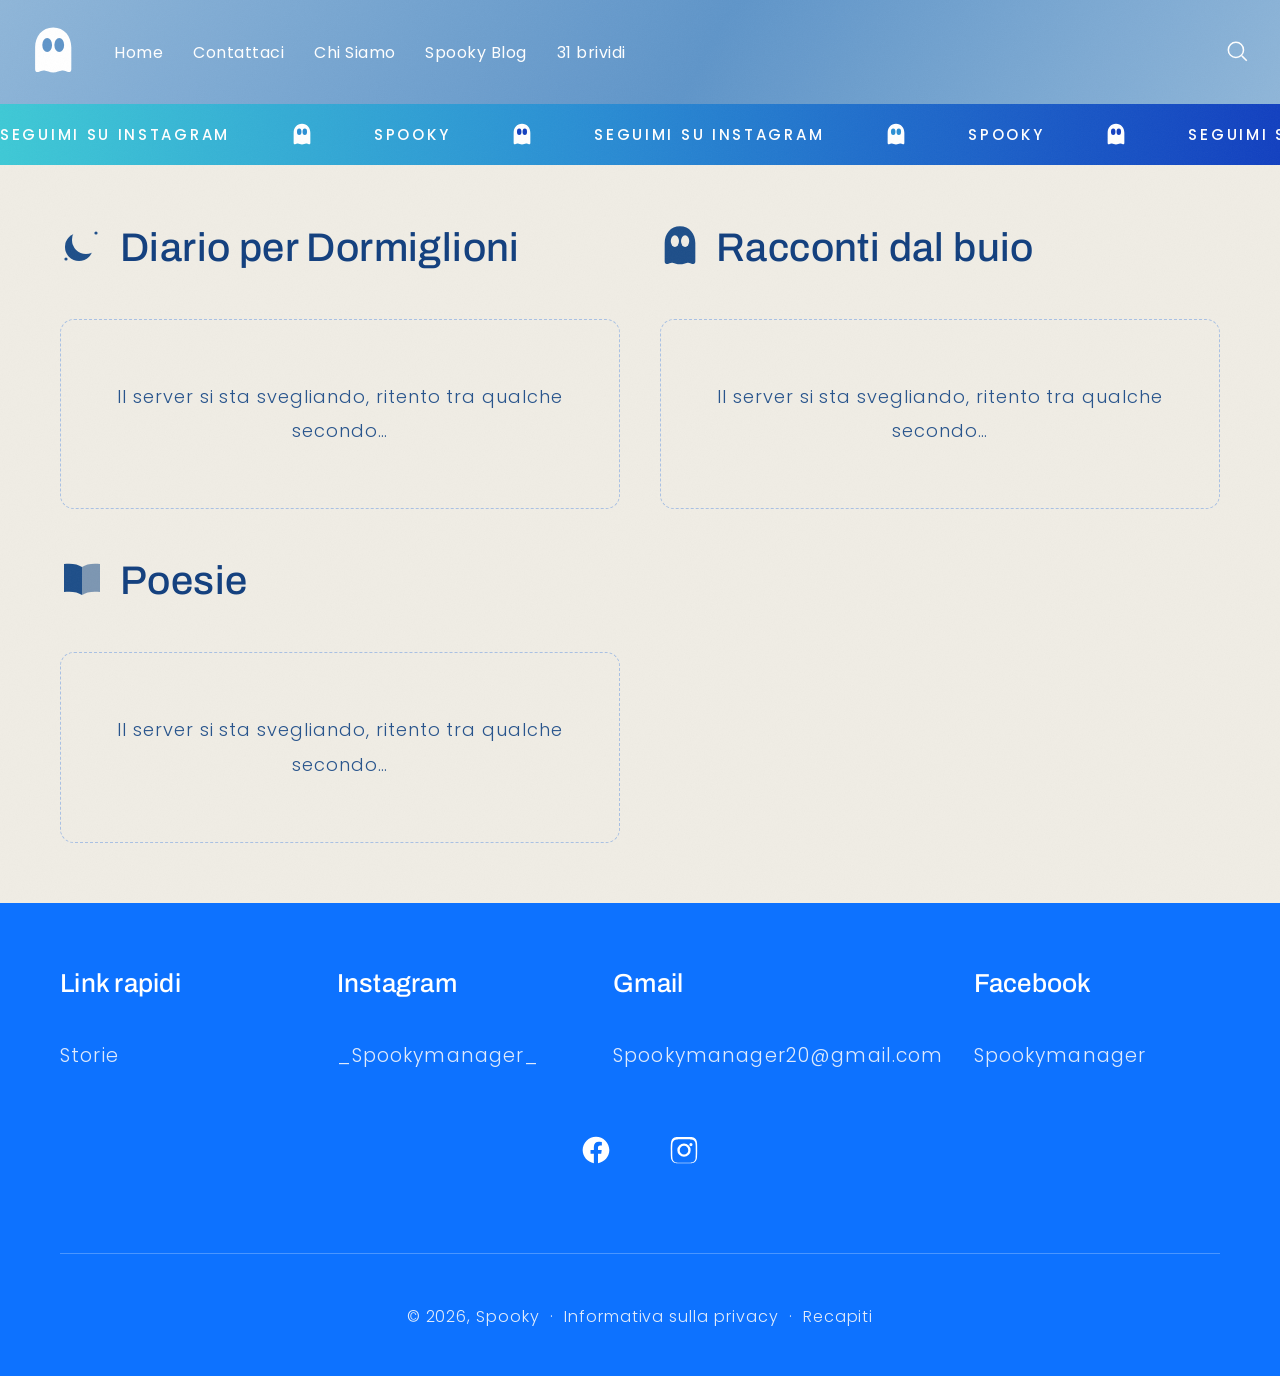
<file: spooky-blog.html>
<!DOCTYPE html>
<html lang="it">
<head>
<meta charset="UTF-8">
<meta name="viewport" content="width=device-width, initial-scale=1.0">
<meta name="description" content="Spooky: storie brevi, racconti e riflessioni di Raffaele. Un racconto nuovo ogni settimana.">
<meta property="og:type" content="website">
<meta property="og:title" content="Spooky Blog &ndash; Spooky">
<meta property="og:description" content="Spooky: storie brevi, racconti e riflessioni di Raffaele. Un racconto nuovo ogni settimana.">
<meta property="og:image" content="https://raffaele3009-collab.github.io/Spooky-Blog/images/anteprima.jpg">
<meta property="og:url" content="https://raffaele3009-collab.github.io/Spooky-Blog/spooky-blog.html">
<meta name="twitter:card" content="summary_large_image">
<title>Spooky Blog &ndash; Spooky</title>
<link rel="preconnect" href="https://fonts.googleapis.com">
<link rel="preconnect" href="https://fonts.gstatic.com" crossorigin>
<link href="https://fonts.googleapis.com/css2?family=Poppins:wght@300;400;500;600&family=Archivo:wght@400;500;600&display=swap" rel="stylesheet">
<style>
:root{
  --crema:#f0ede5;
  --blu-testo:#26538c;
  --blu-titoli:#1d4e89;
  --blu-scuro-titoli:#123f7e;
  --footer-blu:#0d72ff;
  --hero-teal:#149ab5;
  --badge-offerta:#a9c1e4;
  --header-grad1:#8fb6d9;
  --header-grad2:#5f95c9;
  --btn-blu:#0d6efd;
}
*{margin:0;padding:0;box-sizing:border-box;}
body{
  font-family:'Poppins',sans-serif;
  background:var(--crema);
  color:var(--blu-testo);
  font-weight:300;
  letter-spacing:.06em;
}
h1,h2,h3,.heading{font-family:'Archivo',sans-serif;letter-spacing:.01em;}
header{
  position:sticky;top:0;z-index:100;
  background:linear-gradient(120deg,var(--header-grad1) 0%,var(--header-grad2) 55%,var(--header-grad1) 100%);
  display:flex;align-items:center;justify-content:space-between;
  padding:26px 30px;
}
.hamburger{background:none;border:none;cursor:pointer;display:flex;flex-direction:column;gap:7px;padding:4px;}
.hamburger span{display:block;width:26px;height:1.6px;background:#fff;}
.logo-nav-gruppo{display:flex;align-items:center;}
.logo-link{position:absolute;left:50%;transform:translateX(-50%);}
.logo-ghost{height:52px;display:block;}
.nav-desktop{display:none;}
.header-icons{display:flex;align-items:center;gap:26px;}
.header-icons svg{width:26px;height:26px;stroke:#fff;fill:none;stroke-width:1.4;cursor:pointer;}
.announce{
  background:linear-gradient(90deg,#3ec9d6 0%,#2a8fd4 45%,#1240c0 100%);
  color:#fff;overflow:hidden;white-space:nowrap;
  padding:18px 0;
}
.announce-track{display:inline-flex;align-items:center;gap:60px;animation:scrollLeft 18s linear infinite;}
@keyframes scrollLeft{from{transform:translateX(0);}to{transform:translateX(-50%);}}
.announce-item{display:inline-flex;align-items:center;gap:60px;font-size:15px;font-weight:500;letter-spacing:.18em;text-transform:uppercase;}
.announce-ghost{width:24px;height:24px;}
.hero{
  background:var(--hero-teal);
  position:relative;
  display:flex;flex-direction:column;align-items:center;justify-content:center;
  text-align:center;
  min-height:520px;
  overflow:hidden;
}
.hero-bg{position:absolute;inset:0;width:100%;height:100%;object-fit:contain;object-position:center;}
.hero-content{position:relative;z-index:2;padding:0 20px;}
.hero-eyebrow{color:#e8eef4;font-size:14px;letter-spacing:.28em;text-transform:uppercase;margin-bottom:16px;font-weight:400;}
.hero-title{color:#fff;font-size:44px;font-weight:500;margin-bottom:34px;letter-spacing:.01em;}
.hero-btn{
  display:inline-block;background:var(--btn-blu);color:#fff;
  font-family:'Poppins',sans-serif;font-size:18px;font-weight:400;letter-spacing:.08em;
  padding:18px 48px;border-radius:8px;border:none;cursor:pointer;text-decoration:none;
}
.section{padding:44px 20px;}
.section-title{color:var(--blu-scuro-titoli);font-size:36px;font-weight:500;margin-bottom:8px;}
.page-title{color:var(--blu-scuro-titoli);font-size:44px;font-weight:500;margin-bottom:34px;}
.section-link{color:var(--blu-testo);font-size:16px;text-decoration:underline;text-underline-offset:4px;}
.products{display:grid;grid-template-columns:1fr 1fr;gap:26px 22px;}
.card{display:flex;flex-direction:column;}
.card-img-wrap{position:relative;background:#fff;aspect-ratio:1/1;overflow:hidden;}
.card-img-wrap img{width:100%;height:100%;object-fit:cover;}
.badge{
  position:absolute;left:12px;bottom:14px;
  background:var(--badge-offerta);color:#fff;
  font-size:15px;padding:8px 22px;border-radius:22px;font-weight:300;
}
.card-name{color:var(--blu-titoli);font-size:19px;font-weight:400;margin:20px 0 10px;letter-spacing:.04em;}
.price-old{color:var(--blu-testo);text-decoration:line-through;font-size:18px;display:block;margin-bottom:2px;}
.price-new{color:var(--blu-titoli);font-size:22px;font-weight:400;display:block;margin-bottom:16px;}
.btn-outline{
  border:1.4px solid var(--blu-titoli);color:var(--blu-titoli);background:none;
  font-family:'Poppins',sans-serif;font-size:17px;font-weight:300;letter-spacing:.06em;
  padding:15px 10px;border-radius:8px;cursor:pointer;width:100%;max-width:270px;
}
.qty{
  display:flex;align-items:center;justify-content:space-between;
  border:1.4px solid var(--blu-titoli);border-radius:8px;
  width:100%;max-width:310px;padding:14px 24px;
  color:var(--blu-titoli);font-size:20px;
}
.qty button{background:none;border:none;color:var(--blu-titoli);font-size:22px;cursor:pointer;padding:0 6px;}
.blog-title{color:var(--blu-scuro-titoli);font-size:40px;font-weight:500;margin-bottom:0;}
.blog-title-riga{display:flex;align-items:center;gap:16px;margin-bottom:10px;}
.blog-title-riga svg{flex-shrink:0;}
.blog-excerpt{font-size:16px;line-height:1.75;color:#dce8f2;}
.blog-sezioni{display:grid;grid-template-columns:1fr;gap:50px;}
.blog-acc-lista{display:flex;flex-direction:column;gap:14px;}
.blog-acc-item{
  background:radial-gradient(circle at 55% 45%, #1c4f86 0%, #4d8cc4 55%, #7db3de 100%);
  border-radius:14px;color:#fff;padding:20px 22px;
  transition:transform .15s ease, box-shadow .15s ease;
}
.blog-acc-item:hover{transform:translateY(-2px);box-shadow:0 10px 24px rgba(29,78,137,.28);}
.blog-acc-item:active{transform:scale(.98);}
.blog-acc-riga{display:flex;align-items:center;justify-content:space-between;gap:14px;}
.blog-acc-titolo{
  color:#fff;font-size:20px;font-weight:500;line-height:1.35;
  text-decoration:none;background:none;border:none;text-align:left;
  font-family:'Poppins',sans-serif;cursor:pointer;flex:1;letter-spacing:.02em;
}
.blog-acc-freccia{
  background:rgba(255,255,255,.16);border:none;border-radius:50%;
  width:34px;height:34px;flex-shrink:0;cursor:pointer;
  display:flex;align-items:center;justify-content:center;
}
.blog-acc-freccia svg{width:18px;height:18px;stroke:#fff;transition:transform .3s ease;}
.blog-acc-freccia.aperta svg{transform:rotate(180deg);}
.blog-acc-corpo{max-height:0;overflow:hidden;opacity:0;margin-top:0;transition:max-height .35s ease, opacity .3s ease, margin-top .3s ease;}
.blog-acc-corpo.aperta{max-height:400px;opacity:1;margin-top:16px;}
.barra-ricerca{display:none;padding:24px 20px 0;max-width:640px;margin:0 auto;}
.barra-ricerca.aperta{display:block;}
.barra-ricerca input{
  width:100%;border:1.4px solid var(--blu-titoli);border-radius:8px;
  padding:15px 18px;font-family:'Poppins',sans-serif;font-size:16px;
  letter-spacing:normal;color:var(--blu-testo);background:#fff;outline:none;
}
.pagination{display:flex;align-items:center;justify-content:center;gap:36px;margin-top:34px;color:var(--blu-titoli);font-size:17px;}
.pagination button{background:none;border:none;color:var(--blu-titoli);font-size:22px;cursor:pointer;}
.chi p{font-size:19px;line-height:2;margin-bottom:30px;}
.chi h3{font-size:20px;font-weight:600;margin-bottom:22px;color:var(--blu-testo);font-family:'Poppins',sans-serif;}
.chi strong{font-weight:600;}
.empty-note{
  border:1.6px dashed var(--badge-offerta);border-radius:14px;
  padding:60px 24px;text-align:center;color:var(--blu-testo);
  font-size:18px;line-height:1.9;margin-top:10px;
}
.newsletter{
  background:radial-gradient(circle at 50% 55%, #123a66 0%, #3a77ad 55%, #7fb0d8 100%);
  text-align:center;color:#fff;
  padding:76px 24px 100px;
}
.newsletter h2{font-size:42px;font-weight:500;margin-bottom:34px;}
.newsletter p{font-size:19px;line-height:1.9;color:#d9e6f1;margin-bottom:40px;}
.newsletter-form{
  display:flex;align-items:center;justify-content:space-between;
  background:var(--footer-blu);
  border:1.4px solid #cfe0ef;border-radius:10px;
  max-width:560px;margin:0 auto;padding:22px 28px;
}
.newsletter-form input{
  background:none;border:none;outline:none;color:#fff;
  font-family:'Poppins',sans-serif;font-size:20px;letter-spacing:.06em;flex:1;
}
.newsletter-form input::placeholder{color:#e4edf5;}
.newsletter-form button{background:none;border:none;color:#fff;font-size:24px;cursor:pointer;}
footer{background:var(--footer-blu);color:#fff;padding:66px 26px 40px;}
.foot-col{margin-bottom:64px;}
.foot-col h3{font-size:26px;font-weight:500;margin-bottom:44px;font-family:'Archivo',sans-serif;}
.foot-col a{color:#dfeafc;font-size:19px;text-decoration:none;letter-spacing:.06em;}
.foot-social{display:flex;gap:44px;margin:14px 0 70px;padding-left:12px;}
.foot-social svg{width:30px;height:30px;fill:#fff;}
.shop-btn{
  display:flex;align-items:center;gap:12px;
  background:#5a31f4;color:#fff;border:none;border-radius:32px;
  font-family:'Poppins',sans-serif;font-size:22px;font-weight:500;
  padding:16px 34px;margin:0 auto 70px;cursor:pointer;
}
.shop-btn svg{width:26px;height:26px;fill:none;stroke:#fff;stroke-width:2;}
.foot-social-center{display:flex;justify-content:center;gap:56px;margin-bottom:80px;}
.foot-social-center svg{width:32px;height:32px;fill:#fff;}
.foot-divider{border-top:1px solid rgba(255,255,255,.25);margin-bottom:44px;}
.foot-legal{text-align:center;color:#e2ecfa;font-size:16px;line-height:2.4;letter-spacing:.06em;}
.foot-legal a{color:#e2ecfa;text-decoration:none;}
.menu-overlay{
  position:fixed;top:0;left:0;bottom:0;z-index:200;
  width:290px;max-width:80vw;
  background:linear-gradient(165deg, #1c4f86 0%, #4d8cc4 65%, #8ab8de 100%);
  box-shadow:10px 0 34px rgba(18,42,80,.35);
  display:flex;flex-direction:column;
  opacity:0;visibility:hidden;transform:translateX(-100%);
  transition:opacity .28s ease, transform .28s ease, visibility .28s ease;
  pointer-events:none;
}
.menu-overlay.open{opacity:1;visibility:visible;transform:translateX(0);pointer-events:auto;}
.menu-backdrop{position:fixed;inset:0;z-index:199;display:none;}
.menu-backdrop.open{display:block;}
.menu-top{display:flex;align-items:center;justify-content:space-between;padding:26px 30px;position:relative;}
.menu-close{background:none;border:none;cursor:pointer;color:#fff;font-size:34px;font-weight:300;line-height:1;}
.menu-links{padding:60px 40px;display:flex;flex-direction:column;gap:52px;flex:1;}
.menu-links a{color:#fff;font-size:26px;text-decoration:none;font-weight:300;letter-spacing:.06em;}
.menu-account{display:flex;align-items:center;gap:20px;padding:0 40px 60px;color:#fff;font-size:22px;}
.menu-account .avatar{width:44px;height:44px;border-radius:50%;background:#fff;color:#2a6bb0;display:flex;align-items:center;justify-content:center;font-weight:500;font-size:20px;}
.post-content{font-size:19px;line-height:2;color:var(--blu-testo);}
.post-content p{margin-bottom:26px;text-align:justify;}
.post-content.poesia p{text-align:left;}
/* Poesie: i versi stanno vicini, come in una poesia vera (niente margini da titolo, righe strette) */
.post-content.poesia{line-height:1.6;}
.post-content.poesia p,
.post-content.poesia h1,
.post-content.poesia h2,
.post-content.poesia h3{margin:0 0 .3em;font-size:inherit;font-weight:inherit;line-height:1.6;}
.post-content.poesia .strofa{margin-top:1.5em;}
.post-content h1,.post-content h2,.post-content h3{color:var(--blu-scuro-titoli);font-weight:600;margin:40px 0 18px;}
.post-content h1{font-size:30px;}
.post-content h2{font-size:26px;}
.post-content h3{font-size:22px;}
.post-content img{max-width:100%;border-radius:14px;margin:20px 0;display:block;}
.post-content ul,.post-content ol{margin:0 0 26px 26px;}
.post-content li{margin-bottom:10px;}
.post-content strong{font-weight:600;}
.post-content a{color:var(--blu-titoli);}
.ig-box{
  background:radial-gradient(circle at 55% 45%, #1c4f86 0%, #4d8cc4 55%, #7db3de 100%);
  border-radius:14px;color:#fff;padding:38px 30px;text-align:center;margin:44px 0 24px;
}
.ig-box p{font-size:18px;line-height:1.7;margin-bottom:24px;color:#fff;}
.ig-box .hero-btn{width:auto;}
#articolo-prossima{margin-bottom:20px;}
#articolo-prossima a{color:var(--blu-testo);font-size:16px;text-decoration:underline;text-underline-offset:4px;}
#vista-lista.nascosto,#vista-articolo.nascosto{display:none;}
@keyframes fadeInSu{from{opacity:0;transform:translateY(10px);}to{opacity:1;transform:translateY(0);}}
#vista-lista:not(.nascosto),#vista-articolo:not(.nascosto){animation:fadeInSu .35s ease;}
@media(min-width:900px){
  .products{grid-template-columns:repeat(4,1fr);}
  .hero-title{font-size:60px;}
  .section{padding:60px 60px;}
  footer{padding:66px 60px 40px;}
  .foot-cols-wrap{display:grid;grid-template-columns:repeat(4,1fr);gap:30px;}
  .barra-ricerca{padding:24px 60px 0;}
  .blog-sezioni{grid-template-columns:1fr 1fr;gap:50px 40px;}
  .hamburger{display:none;}
  .menu-overlay{display:none;}
  .menu-backdrop{display:none;}
  .logo-link{position:static;transform:none;}
  .logo-nav-gruppo{gap:38px;}
  .nav-desktop{display:flex;align-items:center;gap:30px;}
  .nav-desktop a{color:#fff;font-size:16px;text-decoration:none;letter-spacing:.03em;font-weight:400;}
  .nav-desktop a:hover{text-decoration:underline;text-underline-offset:4px;}
}
</style>
<link rel="stylesheet" href="css/spooky-extra.css">
</head>
<body>

<script>
function apriMenuMobile() {
  document.getElementById('menu').classList.add('open');
  document.getElementById('menu-backdrop').classList.add('open');
  document.body.style.overflow = 'hidden';
}
function chiudiMenuMobile() {
  document.getElementById('menu').classList.remove('open');
  document.getElementById('menu-backdrop').classList.remove('open');
  document.body.style.overflow = '';
}
</script>

<div class="menu-backdrop" id="menu-backdrop" onclick="chiudiMenuMobile()"></div>

<div class="menu-overlay" id="menu">
  <div class="menu-top">
    <button class="menu-close" onclick="chiudiMenuMobile()">&#10005;</button>
    <a class="logo-link" href="index.html"><svg class="logo-ghost" style="" viewBox="0 0 100 112" xmlns="http://www.w3.org/2000/svg">
      <path fill="#ffffff" d="M50 3 C26 3 11 22 11 46 L11 93 C11 98 14 100 18 99 C23 98 26 95 31 96 C37 97 42 100 50 100 C58 100 63 97 69 96 C74 95 77 98 82 99 C86 100 89 98 89 93 L89 46 C89 22 74 3 50 3 Z"/>
      <ellipse cx="37" cy="41" rx="10.5" ry="15" fill="#1c4f86"/>
      <ellipse cx="63" cy="41" rx="10.5" ry="15" fill="#1c4f86"/>
    </svg></a>
    <div class="header-icons">
      <svg viewBox="0 0 24 24"><circle cx="11" cy="11" r="7"/><line x1="16.5" y1="16.5" x2="21" y2="21"/></svg>
    </div>
  </div>
  <nav class="menu-links">
    <a href="index.html">Home</a>
    <a href="contattaci.html">Contattaci</a>
    <a href="chi-siamo.html">Chi Siamo</a>
    <a href="spooky-blog.html">Spooky Blog</a>
    <a href="31-brividi.html">31 brividi</a>
  </nav>

</div>

<header>
  <button class="hamburger" onclick="apriMenuMobile()">
    <span></span><span></span><span></span>
  </button>
  <div class="logo-nav-gruppo">
    <a class="logo-link" href="index.html"><svg class="logo-ghost" style="" viewBox="0 0 100 112" xmlns="http://www.w3.org/2000/svg">
      <path fill="#ffffff" d="M50 3 C26 3 11 22 11 46 L11 93 C11 98 14 100 18 99 C23 98 26 95 31 96 C37 97 42 100 50 100 C58 100 63 97 69 96 C74 95 77 98 82 99 C86 100 89 98 89 93 L89 46 C89 22 74 3 50 3 Z"/>
      <ellipse cx="37" cy="41" rx="10.5" ry="15" fill="#5f95c9"/>
      <ellipse cx="63" cy="41" rx="10.5" ry="15" fill="#5f95c9"/>
    </svg></a>
    <nav class="nav-desktop">
      <a href="index.html">Home</a>
      <a href="contattaci.html">Contattaci</a>
      <a href="chi-siamo.html">Chi Siamo</a>
      <a href="spooky-blog.html">Spooky Blog</a>
      <a href="31-brividi.html">31 brividi</a>
    </nav>
  </div>
  <div class="header-icons">
    <button id="btn-cerca-header" aria-label="Cerca" style="background:none;border:none;padding:0;cursor:pointer;"><svg viewBox="0 0 24 24"><circle cx="11" cy="11" r="7"/><line x1="16.5" y1="16.5" x2="21" y2="21"/></svg></button>
  </div>
</header>

<div class="announce">
  <div class="announce-track announce-js">
    <span class="announce-item">
      SEGUIMI SU INSTAGRAM
      <svg class="announce-ghost" style="" viewBox="0 0 100 112" xmlns="http://www.w3.org/2000/svg">
      <path fill="#ffffff" d="M50 3 C26 3 11 22 11 46 L11 93 C11 98 14 100 18 99 C23 98 26 95 31 96 C37 97 42 100 50 100 C58 100 63 97 69 96 C74 95 77 98 82 99 C86 100 89 98 89 93 L89 46 C89 22 74 3 50 3 Z"/>
      <ellipse cx="37" cy="41" rx="10.5" ry="15" fill="#2a8fd4"/>
      <ellipse cx="63" cy="41" rx="10.5" ry="15" fill="#2a8fd4"/>
    </svg>
      SPOOKY
      <svg class="announce-ghost" style="" viewBox="0 0 100 112" xmlns="http://www.w3.org/2000/svg">
      <path fill="#ffffff" d="M50 3 C26 3 11 22 11 46 L11 93 C11 98 14 100 18 99 C23 98 26 95 31 96 C37 97 42 100 50 100 C58 100 63 97 69 96 C74 95 77 98 82 99 C86 100 89 98 89 93 L89 46 C89 22 74 3 50 3 Z"/>
      <ellipse cx="37" cy="41" rx="10.5" ry="15" fill="#1240c0"/>
      <ellipse cx="63" cy="41" rx="10.5" ry="15" fill="#1240c0"/>
    </svg>
    </span>
  </div>
</div>

<div class="barra-ricerca" id="barra-ricerca">
  <input type="text" id="input-ricerca" placeholder="Cerca un racconto per titolo o parola...">
</div>

<section class="section" id="vista-lista">
  <div class="blog-sezioni">
    <div class="blog-sezione">
      <div class="blog-title-riga">
        <svg width="44" height="44" viewBox="0 0 44 44" xmlns="http://www.w3.org/2000/svg" aria-hidden="true">
          <circle cx="19" cy="22" r="14" fill="#1d4e89"/>
          <circle cx="26" cy="15" r="14" fill="#f0ede5"/>
          <circle cx="36" cy="8" r="1.6" fill="#1d4e89"/>
          <circle cx="6" cy="34" r="1.6" fill="#1d4e89"/>
        </svg>
        <h2 class="blog-title">Diario per Dormiglioni</h2>
      </div>
      <div style="height:30px"></div>
      <div class="blog-acc-lista" id="blog-grid-diario">
        <div class="empty-note">Il racconto sta arrivando, qualche secondo di pazienza&hellip;</div>
      </div>
    </div>

    <div class="blog-sezione">
      <div class="blog-title-riga">
        <svg width="40" height="44" viewBox="0 0 100 112" xmlns="http://www.w3.org/2000/svg" aria-hidden="true">
          <path fill="#1d4e89" d="M50 3 C26 3 11 22 11 46 L11 93 C11 98 14 100 18 99 C23 98 26 95 31 96 C37 97 42 100 50 100 C58 100 63 97 69 96 C74 95 77 98 82 99 C86 100 89 98 89 93 L89 46 C89 22 74 3 50 3 Z"/>
          <ellipse cx="37" cy="41" rx="10.5" ry="15" fill="#f0ede5"/>
          <ellipse cx="63" cy="41" rx="10.5" ry="15" fill="#f0ede5"/>
        </svg>
        <h2 class="blog-title">Racconti dal buio</h2>
      </div>
      <div style="height:30px"></div>
      <div class="blog-acc-lista" id="blog-grid-storie">
        <div class="empty-note">Il racconto sta arrivando, qualche secondo di pazienza&hellip;</div>
      </div>
    </div>

    <div class="blog-sezione">
      <div class="blog-title-riga">
        <svg width="44" height="40" viewBox="0 0 44 40" xmlns="http://www.w3.org/2000/svg" aria-hidden="true">
          <path fill="#1d4e89" d="M22 6C18 3 11 2 4 3v28c7-1 14 0 18 3V6z"/>
          <path fill="#1d4e89" opacity="0.55" d="M22 6c4-3 11-4 18-3v28c-7-1-14 0-18 3V6z"/>
        </svg>
        <h2 class="blog-title">Poesie</h2>
      </div>
      <div style="height:30px"></div>
      <div class="blog-acc-lista" id="blog-grid-poesie">
        <div class="empty-note">Il racconto sta arrivando, qualche secondo di pazienza&hellip;</div>
      </div>
    </div>
  </div>
</section>

<section class="section chi nascosto" id="vista-articolo">
  <h2 class="page-title" id="articolo-titolo"></h2>
  <div class="post-content" id="articolo-contenuto"></div>

  <div class="ig-box">
    <p>Ti &egrave; piaciuta? Ogni giorno una storia da una riga su Instagram.</p>
    <a href="https://www.instagram.com/_spookymanager_/" target="_blank" rel="noopener" class="hero-btn">Segui @_spookymanager_</a>
  </div>

  <div id="articolo-prossima"></div>

  <a href="#" class="section-link" id="torna-al-blog">&larr; Torna al blog</a>
</section>

<script>
const BACKEND_URL = "https://spooky-backend-trtr.onrender.com";
let tuttiIPost = [];

function estraiEstratto(html, lunghezza = 150) {
  const testo = html.replace(/<[^>]*>/g, " ").replace(/\s+/g, " ").trim();
  return testo.length > lunghezza ? testo.slice(0, lunghezza) + "..." : testo;
}

// Le poesie incollate da altri programmi (per esempio Canva) hanno un blocco vuoto tra un
// verso e l'altro, che sulla pagina diventa un grosso spazio. Si tolgono i vuoti singoli;
// due vuoti di fila (cioe' uno stacco voluto tra due strofe) diventano un solo spazio piu' largo.
function sistemaPoesia(contenitore) {
  let vuotiDiFila = 0;
  let giaUnVerso = false;
  contenitore.querySelectorAll("h1,h2,h3,h4,h5,h6,p").forEach(function (blocco) {
    if (!contenitore.contains(blocco)) return; // era dentro a un blocco vuoto gia' tolto
    const vuoto = !blocco.querySelector("img") && blocco.textContent.replace(/[\s ]+/g, "") === "";
    if (vuoto) {
      vuotiDiFila++;
      blocco.remove();
    } else {
      if (giaUnVerso && vuotiDiFila >= 2) blocco.classList.add("strofa");
      vuotiDiFila = 0;
      giaUnVerso = true;
    }
  });
}

function mostraArticolo(id) {
  const indice = tuttiIPost.findIndex(p => p._id === id);
  if (indice === -1) return;
  const post = tuttiIPost[indice];

  document.getElementById("articolo-titolo").textContent = post.titolo;
  const contenutoArticolo = document.getElementById("articolo-contenuto");
  contenutoArticolo.innerHTML = post.contenuto;
  contenutoArticolo.classList.toggle("poesia", post.categoria === "poesie");
  if (post.categoria === "poesie") sistemaPoesia(contenutoArticolo);

  const contenitoreProssima = document.getElementById("articolo-prossima");
  const prossimoPost = tuttiIPost[indice + 1];
  if (prossimoPost) {
    contenitoreProssima.innerHTML = `<a href="spooky-blog.html?post=${prossimoPost._id}" id="link-prossima-storia">Leggi la prossima storia &rarr;</a>`;
    document.getElementById("link-prossima-storia").addEventListener("click", function (e) {
      e.preventDefault();
      mostraArticolo(prossimoPost._id);
    });
  } else {
    contenitoreProssima.innerHTML = "";
  }

  document.getElementById("vista-lista").classList.add("nascosto");
  document.getElementById("vista-articolo").classList.remove("nascosto");
  window.scrollTo(0, 0);
  history.pushState({}, "", `?post=${id}`);
}

function tornaAllaLista() {
  document.getElementById("vista-articolo").classList.add("nascosto");
  document.getElementById("vista-lista").classList.remove("nascosto");
  history.pushState({}, "", window.location.pathname);
}

document.getElementById("torna-al-blog").addEventListener("click", function(e) {
  e.preventDefault();
  tornaAllaLista();
});

const ATTESE_RITENTATIVO = [5000, 10000, 20000];

// TODO (futuro): quando i racconti pubblicati saranno molti, questa lista
// andrà sostituita con uno scorrimento verticale a blocchi (es. "carica
// altri man mano che scorri" con IntersectionObserver, o paginazione),
// mantenendo lo stesso formato a finestrella/tenda usato qui sotto. Per
// ora, con pochi post, li mostriamo tutti insieme.
function riempiGriglia(grid, posts, messaggioVuoto) {
  if (posts.length === 0) {
    grid.innerHTML = `<div class="empty-note">${messaggioVuoto}</div>`;
    return;
  }
  grid.innerHTML = "";
  posts.forEach(post => {
    const item = document.createElement("div");
    item.className = "blog-acc-item";
    item.innerHTML = `
      <div class="blog-acc-riga">
        <button type="button" class="blog-acc-titolo">${post.titolo}</button>
        <button type="button" class="blog-acc-freccia" aria-expanded="false" aria-label="Mostra o nascondi l'anteprima">
          <svg viewBox="0 0 24 24" fill="none" stroke="currentColor" stroke-width="2" stroke-linecap="round" stroke-linejoin="round"><polyline points="6 9 12 15 18 9"/></svg>
        </button>
      </div>
      <div class="blog-acc-corpo">
        <p class="blog-excerpt">${estraiEstratto(post.contenuto)}</p>
      </div>
    `;
    item.querySelector(".blog-acc-titolo").addEventListener("click", () => mostraArticolo(post._id));
    item.querySelector(".blog-acc-freccia").addEventListener("click", function () {
      const corpo = item.querySelector(".blog-acc-corpo");
      const apri = !corpo.classList.contains("aperta");
      corpo.classList.toggle("aperta", apri);
      this.classList.toggle("aperta", apri);
      this.setAttribute("aria-expanded", String(apri));
    });
    grid.appendChild(item);
  });
}

async function caricaPost(tentativo = 0) {
  const gridDiario = document.getElementById("blog-grid-diario");
  const gridStorie = document.getElementById("blog-grid-storie");
  const gridPoesie = document.getElementById("blog-grid-poesie");
  const messaggioAttesa = '<div class="empty-note">Il racconto sta arrivando, qualche secondo di pazienza&hellip;</div>';

  gridDiario.innerHTML = messaggioAttesa;
  gridStorie.innerHTML = messaggioAttesa;
  gridPoesie.innerHTML = messaggioAttesa;
  const timerSveglia = setTimeout(() => {
    gridDiario.innerHTML += '<div class="empty-note" style="margin-top:14px">Il server si sta svegliando, di solito serve meno di un minuto.</div>';
  }, 8000);

  try {
    const response = await fetch(`${BACKEND_URL}/api/posts`);
    clearTimeout(timerSveglia);
    if (!response.ok) throw new Error("Risposta non valida (" + response.status + ")");
    const posts = await response.json();
    tuttiIPost = posts;

    if (posts.length === 0) {
      gridDiario.innerHTML = '<div class="empty-note">Nessun post ancora pubblicato. Torna presto per nuovi contenuti!</div>';
      gridStorie.innerHTML = "";
      gridPoesie.innerHTML = "";
      return;
    }

    applicaFiltro();

    // Se l'URL contiene ?post=ID, apri direttamente quell'articolo
    const parametri = new URLSearchParams(window.location.search);
    const postId = parametri.get("post");
    if (postId) mostraArticolo(postId);

  } catch (errore) {
    clearTimeout(timerSveglia);
    console.error("Errore nel caricamento dei post:", errore);

    if (tentativo < ATTESE_RITENTATIVO.length) {
      const messaggioRitento = '<div class="empty-note">Il server si sta svegliando, ritento tra qualche secondo&hellip;</div>';
      gridDiario.innerHTML = messaggioRitento;
      gridStorie.innerHTML = messaggioRitento;
      gridPoesie.innerHTML = messaggioRitento;
      setTimeout(() => caricaPost(tentativo + 1), ATTESE_RITENTATIVO[tentativo]);
    } else {
      gridDiario.innerHTML = `
        <div class="empty-note">
          Non riesco a caricare i racconti al momento.
          <div style="height:16px"></div>
          <button class="hero-btn" style="width:auto;" id="btn-riprova-blog">Riprova</button>
        </div>`;
      gridStorie.innerHTML = "";
      gridPoesie.innerHTML = "";
      document.getElementById("btn-riprova-blog").addEventListener("click", () => caricaPost(0));
    }
  }
}

function corrispondeRicerca(post, termine) {
  if (!termine) return true;
  const testoPlain = post.contenuto.replace(/<[^>]*>/g, " ").toLowerCase();
  const paroleChiave = (post.paroleChiave || []).join(" ").toLowerCase();
  return post.titolo.toLowerCase().includes(termine) || testoPlain.includes(termine) || paroleChiave.includes(termine);
}

function applicaFiltro() {
  const termine = document.getElementById("input-ricerca").value.trim().toLowerCase();
  const postiDiario = tuttiIPost.filter(p => (p.categoria || "diario") === "diario" && corrispondeRicerca(p, termine));
  const postiStorie = tuttiIPost.filter(p => p.categoria === "storie" && corrispondeRicerca(p, termine));
  const postiPoesie = tuttiIPost.filter(p => p.categoria === "poesie" && corrispondeRicerca(p, termine));

  const msgVuotoDiario = termine ? "Nessun risultato in questa sezione." : "Nessun post ancora pubblicato qui. Torna presto!";
  const msgVuotoStorie = termine ? "Nessun risultato in questa sezione." : "Nessun racconto ancora pubblicato qui. Torna presto!";
  const msgVuotoPoesie = termine ? "Nessun risultato in questa sezione." : "Nessuna poesia ancora pubblicata qui. Torna presto!";

  riempiGriglia(document.getElementById("blog-grid-diario"), postiDiario, msgVuotoDiario);
  riempiGriglia(document.getElementById("blog-grid-storie"), postiStorie, msgVuotoStorie);
  riempiGriglia(document.getElementById("blog-grid-poesie"), postiPoesie, msgVuotoPoesie);
}

const barraRicerca = document.getElementById("barra-ricerca");
const inputRicerca = document.getElementById("input-ricerca");

document.getElementById("btn-cerca-header").addEventListener("click", () => {
  barraRicerca.classList.toggle("aperta");
  if (barraRicerca.classList.contains("aperta")) inputRicerca.focus();
});

inputRicerca.addEventListener("input", applicaFiltro);

// Se si arriva da un'altra pagina con ?cerca=aperta, apri subito la ricerca
if (new URLSearchParams(window.location.search).get("cerca") === "aperta") {
  barraRicerca.classList.add("aperta");
  inputRicerca.focus();
}

caricaPost();
</script>



<footer>
  <div class="foot-cols-wrap">
    <div class="foot-col"><h3>Link rapidi</h3><a href="spooky-blog.html">Storie</a></div>
    <div class="foot-col"><h3>Instagram</h3><a href="https://www.instagram.com/_spookymanager_/" target="_blank" rel="noopener">_Spookymanager_</a></div>
    <div class="foot-col"><h3>Gmail</h3><a href="https://mail.google.com/mail/?view=cm&fs=1&to=Spookymanager20@gmail.com" target="_blank" rel="noopener" data-email-gmail>Spookymanager20@gmail.com</a></div>
    <div class="foot-col"><h3>Facebook</h3><a href="https://www.facebook.com/profile.php?id=61589471631251" target="_blank" rel="noopener">Spookymanager</a></div>
  </div>
  <div class="foot-social-center">
    <a href="https://www.facebook.com/profile.php?id=61589471631251" target="_blank" rel="noopener" aria-label="Facebook"><svg fill="#fff" viewBox="0 0 24 24"><path d="M12 2C6.5 2 2 6.5 2 12c0 5 3.7 9.1 8.4 9.9v-7H7.9V12h2.5V9.8c0-2.5 1.5-3.9 3.8-3.9 1.1 0 2.2.2 2.2.2v2.5h-1.3c-1.2 0-1.6.8-1.6 1.6V12h2.8l-.4 2.9h-2.4v7C18.3 21.1 22 17 22 12c0-5.5-4.5-10-10-10z"/></svg></a>
    <a href="https://www.instagram.com/_spookymanager_/" target="_blank" rel="noopener" aria-label="Instagram"><svg fill="#fff" viewBox="0 0 24 24"><path d="M12 2.2c3.2 0 3.6 0 4.9.1 1.2.1 1.8.2 2.2.4.6.2 1 .5 1.4.9.4.4.7.8.9 1.4.2.4.4 1 .4 2.2.1 1.3.1 1.7.1 4.9s0 3.6-.1 4.9c-.1 1.2-.2 1.8-.4 2.2-.2.6-.5 1-.9 1.4-.4.4-.8.7-1.4.9-.4.2-1 .4-2.2.4-1.3.1-1.7.1-4.9.1s-3.6 0-4.9-.1c-1.2-.1-1.8-.2-2.2-.4-.6-.2-1-.5-1.4-.9-.4-.4-.7-.8-.9-1.4-.2-.4-.4-1-.4-2.2-.1-1.3-.1-1.7-.1-4.9s0-3.6.1-4.9c.1-1.2.2-1.8.4-2.2.2-.6.5-1 .9-1.4.4-.4.8-.7 1.4-.9.4-.2 1-.4 2.2-.4 1.3-.1 1.7-.1 4.9-.1zm0 1.8c-3.1 0-3.5 0-4.8.1-1.1.1-1.5.2-1.8.3-.5.2-.8.4-1.1.7-.3.3-.5.6-.7 1.1-.1.3-.3.7-.3 1.8-.1 1.3-.1 1.6-.1 4.8s0 3.5.1 4.8c.1 1.1.2 1.5.3 1.8.2.5.4.8.7 1.1.3.3.6.5 1.1.7.3.1.7.3 1.8.3 1.3.1 1.6.1 4.8.1s3.5 0 4.8-.1c1.1-.1 1.5-.2 1.8-.3.5-.2.8-.4 1.1-.7.3-.3.5-.6.7-1.1.1-.3.3-.7.3-1.8.1-1.3.1-1.6.1-4.8s0-3.5-.1-4.8c-.1-1.1-.2-1.5-.3-1.8-.2-.5-.4-.8-.7-1.1-.3-.3-.6-.5-1.1-.7-.3-.1-.7-.3-1.8-.3-1.3-.1-1.6-.1-4.8-.1zm0 3.1a5 5 0 1 1 0 10 5 5 0 0 1 0-10zm0 1.8a3.2 3.2 0 1 0 0 6.4 3.2 3.2 0 0 0 0-6.4zm5.2-2.2a1.2 1.2 0 1 1 0 2.4 1.2 1.2 0 0 1 0-2.4z"/></svg></a>
  </div>
  <div class="foot-divider"></div>
  <div class="foot-legal">
    &copy; 2026, Spooky &nbsp;&middot;&nbsp; <a href="#">Informativa sulla privacy</a> &nbsp;&middot;&nbsp; <a href="contattaci.html">Recapiti</a>
  </div>
</footer>
<script>
document.querySelectorAll('.announce-js').forEach(function(t){t.innerHTML+=t.innerHTML;t.innerHTML+=t.innerHTML;});
</script>
<script>
// Su telefono, i link email aprono direttamente l'app di posta (mailto)
// invece della pagina web di Gmail, che spesso chiede l'accesso ogni volta.
if (/Android|iPhone|iPad|iPod/i.test(navigator.userAgent)) {
  document.querySelectorAll('a[data-email-gmail]').forEach(function (a) {
    var oggetto = a.getAttribute('data-email-subject');
    a.href = 'mailto:Spookymanager20@gmail.com' + (oggetto ? '?subject=' + oggetto : '');
    a.removeAttribute('target');
  });
}
</script>

<script src="js/spooky-extra.js" defer></script>
</body>
</html>
</file>
<file: css/spooky-extra.css>
/* Spooky - stili condivisi per gli effetti (barra messaggi, atmosfera,
   carte "31 brividi", fantasmino). Il codice e' in js/spooky-extra.js */

:root {
  --spooky-turchese: #149ab5;
  --spooky-scuro: #0f161b;
  --spooky-macchina: ui-monospace, "SFMono-Regular", Menlo, Consolas, "Courier New", Courier, monospace;
  /* Questi due li scrive il JavaScript in base all'ora */
  --spooky-buio: 0;
  --spooky-grana: 0.04;
}

/* ---------------------------------------------------------------
   Tutto il sito: niente lampo azzurro quando si tocca qualcosa sul telefono
   (su Android/Samsung compare di default). Il contorno per chi naviga con
   la tastiera resta, si toglie solo quello che appare toccando con il dito.
   --------------------------------------------------------------- */

*,
*::before,
*::after {
  -webkit-tap-highlight-color: transparent;
}

a:focus:not(:focus-visible),
button:focus:not(:focus-visible),
[role="button"]:focus:not(:focus-visible) {
  outline: none;
}

/* ---------------------------------------------------------------
   Compito 1 - barra messaggi
   --------------------------------------------------------------- */

.spooky-barra {
  max-height: 0;
  overflow: hidden;
  opacity: 0;
  background: var(--spooky-scuro);
  color: #d3ecf0;
  font-family: var(--spooky-macchina);
  font-size: 13px;
  font-weight: 400;
  letter-spacing: 0.04em;
  text-align: center;
  transition: opacity 1.8s ease, max-height 1s ease;
}

.spooky-barra.visibile {
  max-height: 120px;
  opacity: 1;
}

.spooky-barra-interno {
  padding: 9px 16px;
  line-height: 1.5;
}

.spooky-barra a {
  color: var(--spooky-turchese);
  text-decoration: underline;
  text-underline-offset: 3px;
}

/* ---------------------------------------------------------------
   Compito 1 - buio e grana da pellicola
   Un velo che non blocca i tocchi: scurisce un po' e aggiunge la grana.
   --------------------------------------------------------------- */

#spooky-atmosfera {
  position: fixed;
  inset: 0;
  z-index: 1000;
  pointer-events: none;
  background: rgba(0, 0, 0, var(--spooky-buio));
  transition: background 1s ease;
}

#spooky-atmosfera::after {
  content: "";
  position: absolute;
  inset: 0;
  opacity: var(--spooky-grana);
  background-size: 180px 180px;
  background-image: url("data:image/svg+xml,%3Csvg xmlns='http://www.w3.org/2000/svg' width='180' height='180'%3E%3Cfilter id='n' x='0' y='0'%3E%3CfeTurbulence type='fractalNoise' baseFrequency='.85' numOctaves='2' stitchTiles='stitch'/%3E%3CfeColorMatrix type='saturate' values='0'/%3E%3C/filter%3E%3Crect width='100%25' height='100%25' filter='url(%23n)'/%3E%3C/svg%3E");
}

/* Tema del 31 ottobre: il fantasmino del logo pulsa di turchese */
body.spooky-halloween header .logo-ghost {
  animation: spookyBattito 2.8s ease-in-out infinite;
}

@keyframes spookyBattito {
  0%, 100% { filter: drop-shadow(0 0 2px rgba(20, 154, 181, 0.25)); }
  50% { filter: drop-shadow(0 0 9px rgba(20, 154, 181, 0.95)); }
}

/* ---------------------------------------------------------------
   Compito 2 - pagina "31 brividi": le carte da girare
   --------------------------------------------------------------- */

.brividi-sottotitolo {
  max-width: 640px;
  margin-bottom: 40px;
  font-size: 19px;
  line-height: 1.8;
}

.brividi-griglia {
  display: grid;
  grid-template-columns: 1fr;
  gap: 22px;
}

@media (min-width: 600px) {
  .brividi-griglia { grid-template-columns: repeat(2, 1fr); }
}

@media (min-width: 900px) {
  .brividi-griglia { grid-template-columns: repeat(3, 1fr); gap: 28px; }
}

/* La carta e' un pulsante: si gira con il tocco, con Invio o con la barra spaziatrice */
.carta {
  display: block;
  width: 100%;
  margin: 0;
  padding: 0;
  border: 0;
  background: none;
  color: inherit;
  font: inherit;
  letter-spacing: normal;
  text-align: left;
  cursor: pointer;
  perspective: 1100px;
  -webkit-tap-highlight-color: transparent;
}

.carta-interna {
  position: relative;
  display: grid;
  min-height: 250px;
  transition: transform 0.6s ease;
  transform-style: preserve-3d;
}

.carta.girata .carta-interna {
  transform: rotateY(180deg);
}

/* Le due facce stanno una sopra l'altra: la carta e' alta quanto la piu' alta */
.carta-faccia {
  grid-area: 1 / 1;
  display: flex;
  flex-direction: column;
  justify-content: space-between;
  gap: 16px;
  padding: 22px 22px 18px;
  border: 1px solid #5c6266;
  border-radius: 14px;
  background: #050505;
  color: #fff;
  font-family: var(--spooky-macchina);
  -webkit-backface-visibility: hidden;
  backface-visibility: hidden;
}

.carta-retro {
  transform: rotateY(180deg);
}

.carta-numero {
  font-size: 12px;
  letter-spacing: 0.14em;
  text-transform: uppercase;
  color: #9aa3a8;
}

/* Il testo e' un blocco normale (cosi' la parola in turchese resta dentro la frase);
   i margini automatici lo centrano in verticale tra numero e invito */
.carta-testo {
  display: block;
  margin: auto 0;
  font-size: 17px;
  line-height: 1.65;
  letter-spacing: 0.01em;
}

.carta-suggerimento {
  font-size: 12px;
  letter-spacing: 0.04em;
  color: #9aa3a8;
}

.carta-chiave {
  color: var(--spooky-turchese);
}

.carta-pie {
  display: flex;
  align-items: center;
  justify-content: space-between;
  gap: 12px;
}

.carta-fantasmino {
  flex-shrink: 0;
  width: 24px;
  height: 27px;
}

.carta:not(.carta-bloccata):hover .carta-fronte {
  border-color: #8a9296;
}

.carta:focus-visible {
  outline: none;
}

.carta:focus-visible .carta-faccia {
  outline: 2px solid var(--spooky-turchese);
  outline-offset: 3px;
}

/* L'icona "Condividi" sul retro della carta (sta accanto al pulsante della carta, non dentro) */
.carta-scatola {
  position: relative;
}

.carta-condividi {
  position: absolute;
  top: 14px;
  right: 14px;
  z-index: 2;
  display: flex;
  align-items: center;
  justify-content: center;
  width: 40px;
  height: 40px;
  padding: 0;
  border: 1px solid #5c6266;
  border-radius: 50%;
  background: #0b0d0e;
  color: #fff;
  cursor: pointer;
  animation: spookyComparsa 0.3s ease 0.35s both;
}

.carta-condividi[hidden] {
  display: none;
}

.carta-condividi svg {
  width: 18px;
  height: 18px;
  fill: none;
  stroke: currentColor;
  stroke-width: 1.8;
  stroke-linecap: round;
}

.carta-condividi:hover,
.carta-condividi:focus-visible {
  border-color: var(--spooky-turchese);
  color: var(--spooky-turchese);
}

.carta-condividi:disabled {
  opacity: 0.6;
  cursor: progress;
}

.carta-messaggio {
  position: absolute;
  right: 12px;
  bottom: 12px;
  left: 12px;
  z-index: 3;
  padding: 9px 12px;
  border-radius: 8px;
  background: var(--spooky-turchese);
  color: #04151a;
  font-family: var(--spooky-macchina);
  font-size: 12px;
  line-height: 1.5;
  text-align: center;
}

.carta-messaggio[hidden] {
  display: none;
}

/* "Spooky Blog" cliccabile nel messaggio dopo il salvataggio dell'immagine */
.spooky-messaggio-link {
  color: inherit;
  font-weight: 600;
  text-decoration: underline;
  text-underline-offset: 3px;
}

@keyframes spookyComparsa {
  from { opacity: 0; transform: scale(0.7); }
  to { opacity: 1; transform: scale(1); }
}

/* Carta ancora chiusa: lucchetto e data di apertura, non si gira */
.carta-bloccata {
  cursor: default;
}

.carta-bloccata .carta-faccia {
  border-color: #33383b;
  background: #0b0d0e;
  color: #7d868b;
}

.carta-testo-centrato {
  display: flex;
  flex-direction: column;
  align-items: center;
  gap: 14px;
  text-align: center;
}

.carta-lucchetto {
  width: 34px;
  height: 34px;
  fill: none;
  stroke: #7d868b;
  stroke-width: 1.6;
  stroke-linecap: round;
  stroke-linejoin: round;
}

/* Quando si arriva da un link diretto (31-brividi.html#n3) la carta lampeggia un secondo */
.carta-evidenziata .carta-faccia {
  animation: spookyEvidenzia 1.1s ease-out;
}

@keyframes spookyEvidenzia {
  0% { box-shadow: 0 0 0 0 rgba(20, 154, 181, 0.9); border-color: var(--spooky-turchese); }
  60% { box-shadow: 0 0 0 10px rgba(20, 154, 181, 0.25); border-color: var(--spooky-turchese); }
  100% { box-shadow: 0 0 0 14px rgba(20, 154, 181, 0); }
}

/* Il fantasmino (stesso disegno della barra annunci) */
.spooky-fantasma-corpo { fill: #ffffff; }
.spooky-fantasma-occhio { fill: var(--spooky-turchese); }

/* ---------------------------------------------------------------
   Compito 3 - il fantasmino che sbuca dall'angolo in basso a destra
   --------------------------------------------------------------- */

.spooky-fantasma {
  position: fixed;
  right: 12px;
  bottom: calc(24px + env(safe-area-inset-bottom, 0px));
  z-index: 1100;
  display: flex;
  align-items: flex-end;
  gap: 8px;
  max-width: calc(100vw - 24px);
  pointer-events: none;
  animation: spookySale 0.8s cubic-bezier(0.2, 0.85, 0.3, 1.15) both;
}

.spooky-fantasma > * {
  pointer-events: auto;
}

.spooky-fantasma-img {
  flex-shrink: 0;
  width: 56px;
  height: 63px;
  transform-origin: 50% 100%;
  filter: drop-shadow(0 4px 8px rgba(0, 0, 0, 0.35));
  animation: spookyOndeggia 3.4s ease-in-out 0.9s infinite;
}

@media (min-width: 900px) {
  .spooky-fantasma-img { width: 72px; height: 81px; }
}

.spooky-fumetto {
  position: relative;
  box-sizing: border-box;
  max-width: min(70vw, 320px);
  margin-bottom: 12px;
  padding: 12px 36px 12px 14px;
  border: 1px solid #2c3a40;
  border-radius: 14px 14px 4px 14px;
  background: var(--spooky-scuro);
  color: #e8f3f5;
  font-family: var(--spooky-macchina);
  font-size: 13.5px;
  line-height: 1.5;
  letter-spacing: 0.01em;
  box-shadow: 0 8px 24px rgba(0, 0, 0, 0.35);
  animation: spookyApri 0.45s ease 0.55s both;
}

/* La codina del fumetto, rivolta verso il fantasmino */
.spooky-fumetto::after {
  content: "";
  position: absolute;
  right: -7px;
  bottom: 18px;
  width: 12px;
  height: 12px;
  border-top: 1px solid #2c3a40;
  border-right: 1px solid #2c3a40;
  background: var(--spooky-scuro);
  transform: rotate(45deg);
}

.spooky-fumetto-testo {
  margin: 0;
}

.spooky-fumetto-link {
  color: var(--spooky-turchese);
  text-decoration: underline;
  text-underline-offset: 3px;
}

.spooky-fumetto-chiudi {
  position: absolute;
  top: 2px;
  right: 2px;
  width: 34px;
  height: 34px;
  padding: 0;
  border: 0;
  background: none;
  color: #9aa3a8;
  font-size: 15px;
  line-height: 1;
  cursor: pointer;
}

.spooky-fumetto-chiudi:hover,
.spooky-fumetto-chiudi:focus-visible {
  color: #fff;
}

.spooky-fantasma-esce {
  animation: spookyEsce 0.55s ease forwards;
}

@keyframes spookySale {
  from { transform: translateY(140%); opacity: 0; }
  to { transform: translateY(0); opacity: 1; }
}

@keyframes spookyOndeggia {
  0%, 100% { transform: rotate(-4deg) translateY(0); }
  50% { transform: rotate(4deg) translateY(-4px); }
}

@keyframes spookyApri {
  from { opacity: 0; transform: translateY(8px) scale(0.96); }
  to { opacity: 1; transform: none; }
}

@keyframes spookyEsce {
  to { opacity: 0; transform: translateY(24px); }
}

/* ---------------------------------------------------------------
   Parte 2 - la candela che si consuma (solo nella vista di un racconto)
   --------------------------------------------------------------- */

.spooky-candela {
  position: fixed;
  top: 96px; /* il JavaScript la mette sotto l'intestazione */
  right: 0;
  z-index: 90;
  display: none;
  width: 20px;
  height: 70px;
  pointer-events: none;
}

.spooky-candela.visibile {
  display: block;
}

.spooky-candela svg {
  display: block;
  width: 100%;
  height: 100%;
  overflow: visible;
}

@media (min-width: 900px) {
  .spooky-candela {
    right: 14px;
    width: 26px;
    height: 90px;
  }
}

.candela-fiamma {
  transition: opacity 0.3s ease;
}

.candela-fiamma-corpo {
  transform-box: fill-box;
  transform-origin: 50% 100%;
  animation: spookyTremola 1.6s ease-in-out infinite;
}

.candela-alone {
  animation: spookyAlone 2.2s ease-in-out infinite;
}

.candela-fumo path {
  opacity: 0;
}

/* In fondo al racconto: la fiamma sparisce e sale un filo di fumo che si dissolve in 2 secondi */
.spooky-candela.spenta .candela-fiamma {
  opacity: 0;
}

.spooky-candela.spenta .candela-fumo path {
  transform-box: fill-box;
  transform-origin: 50% 100%;
  animation: spookyFumo 2s ease-out forwards;
}

@keyframes spookyTremola {
  0%, 100% { transform: scale(1, 1) rotate(0deg); }
  20% { transform: scale(0.96, 1.06) rotate(-2.5deg); }
  45% { transform: scale(1.04, 0.95) rotate(2deg); }
  70% { transform: scale(0.97, 1.04) rotate(-1.5deg); }
}

@keyframes spookyAlone {
  0%, 100% { opacity: 0.75; }
  50% { opacity: 1; }
}

@keyframes spookyFumo {
  0% { opacity: 0; transform: translateY(2px) scaleY(0.5); }
  15% { opacity: 0.8; }
  100% { opacity: 0; transform: translateY(-16px) scaleY(1.3); }
}

@keyframes spookyFumoFermo {
  0% { opacity: 0; }
  15% { opacity: 0.8; }
  100% { opacity: 0; }
}

/* ---------------------------------------------------------------
   Parte 2 - "Condividi il brivido" in fondo a ogni racconto
   (si usano <div> e non <p> perche' la pagina ridimensiona i <p> del racconto)
   --------------------------------------------------------------- */

.spooky-condividi {
  margin: 40px 0 8px;
  text-align: center;
}

.spooky-condividi-pulsante {
  display: inline-block;
  padding: 16px 34px;
  border: 1.4px solid var(--spooky-turchese);
  border-radius: 8px;
  background: var(--spooky-scuro);
  color: #fff;
  font-family: var(--spooky-macchina);
  font-size: 16px;
  font-weight: 400;
  letter-spacing: 0.04em;
  cursor: pointer;
}

.spooky-condividi-pulsante:hover,
.spooky-condividi-pulsante:focus-visible {
  background: #1a2a32;
}

.spooky-condividi-pulsante:disabled {
  opacity: 0.7;
  cursor: progress;
}

.spooky-condividi-nota,
.spooky-condividi-messaggio {
  max-width: 430px;
  margin: 12px auto 0;
  font-family: var(--spooky-macchina);
  line-height: 1.6;
  letter-spacing: 0.01em;
  text-align: center;
}

.spooky-condividi-nota {
  font-size: 12.5px;
  color: #5d7388;
}

.spooky-condividi-messaggio {
  font-size: 14px;
  color: #1d4e89;
}

.spooky-condividi-messaggio:empty {
  display: none;
}

/* ---------------------------------------------------------------
   Chi ha disattivato le animazioni: tutto compare senza movimento
   --------------------------------------------------------------- */

@media (prefers-reduced-motion: reduce) {
  .spooky-barra,
  #spooky-atmosfera {
    transition: none;
  }

  .carta-interna {
    transition: none;
  }

  .carta-condividi {
    animation: none;
  }

  .spooky-fantasma,
  .spooky-fantasma-img,
  .spooky-fumetto {
    animation: none;
  }

  .candela-fiamma-corpo,
  .candela-alone {
    animation: none;
  }

  .spooky-candela.spenta .candela-fumo path {
    animation: spookyFumoFermo 2s ease-out forwards;
  }

  .carta-evidenziata .carta-faccia {
    animation: none;
    border-color: var(--spooky-turchese);
    box-shadow: 0 0 0 4px rgba(20, 154, 181, 0.4);
  }

  body.spooky-halloween header .logo-ghost {
    animation: none;
    filter: drop-shadow(0 0 6px rgba(20, 154, 181, 0.8));
  }
}
</file>
